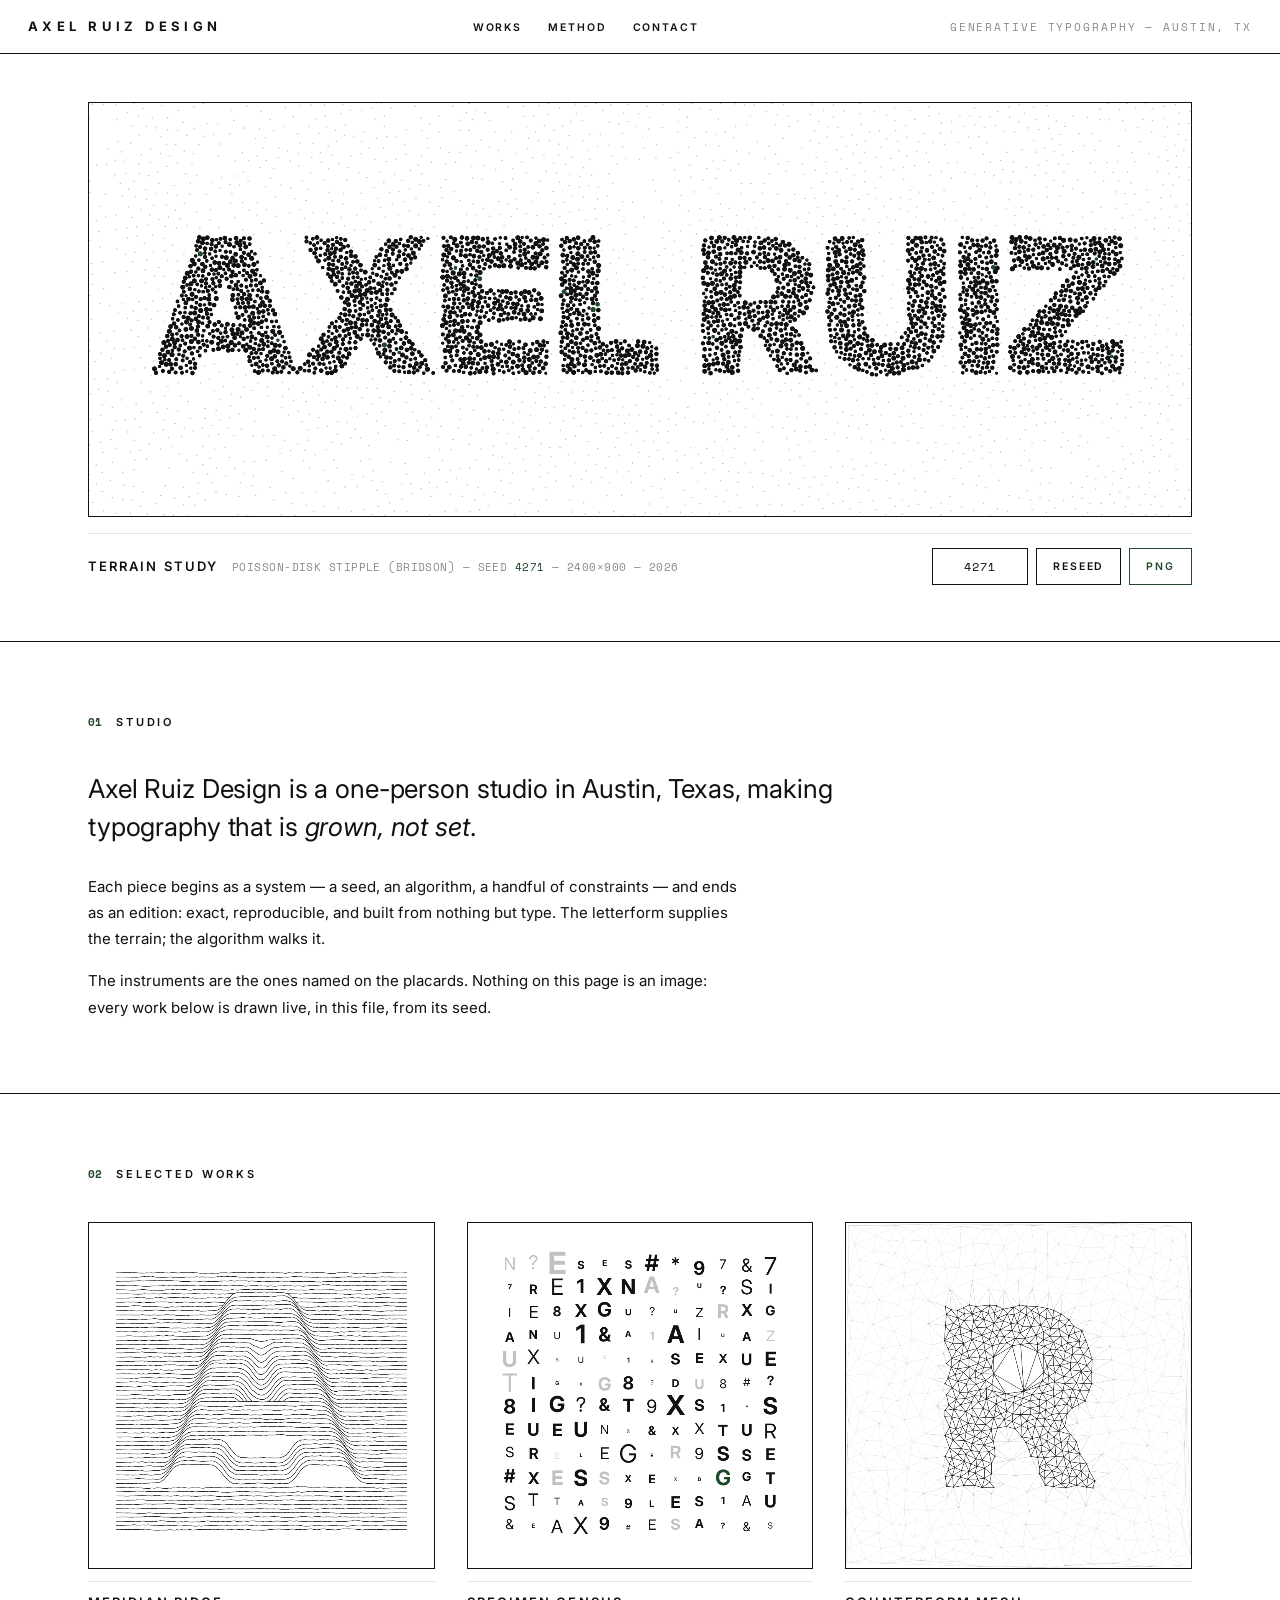
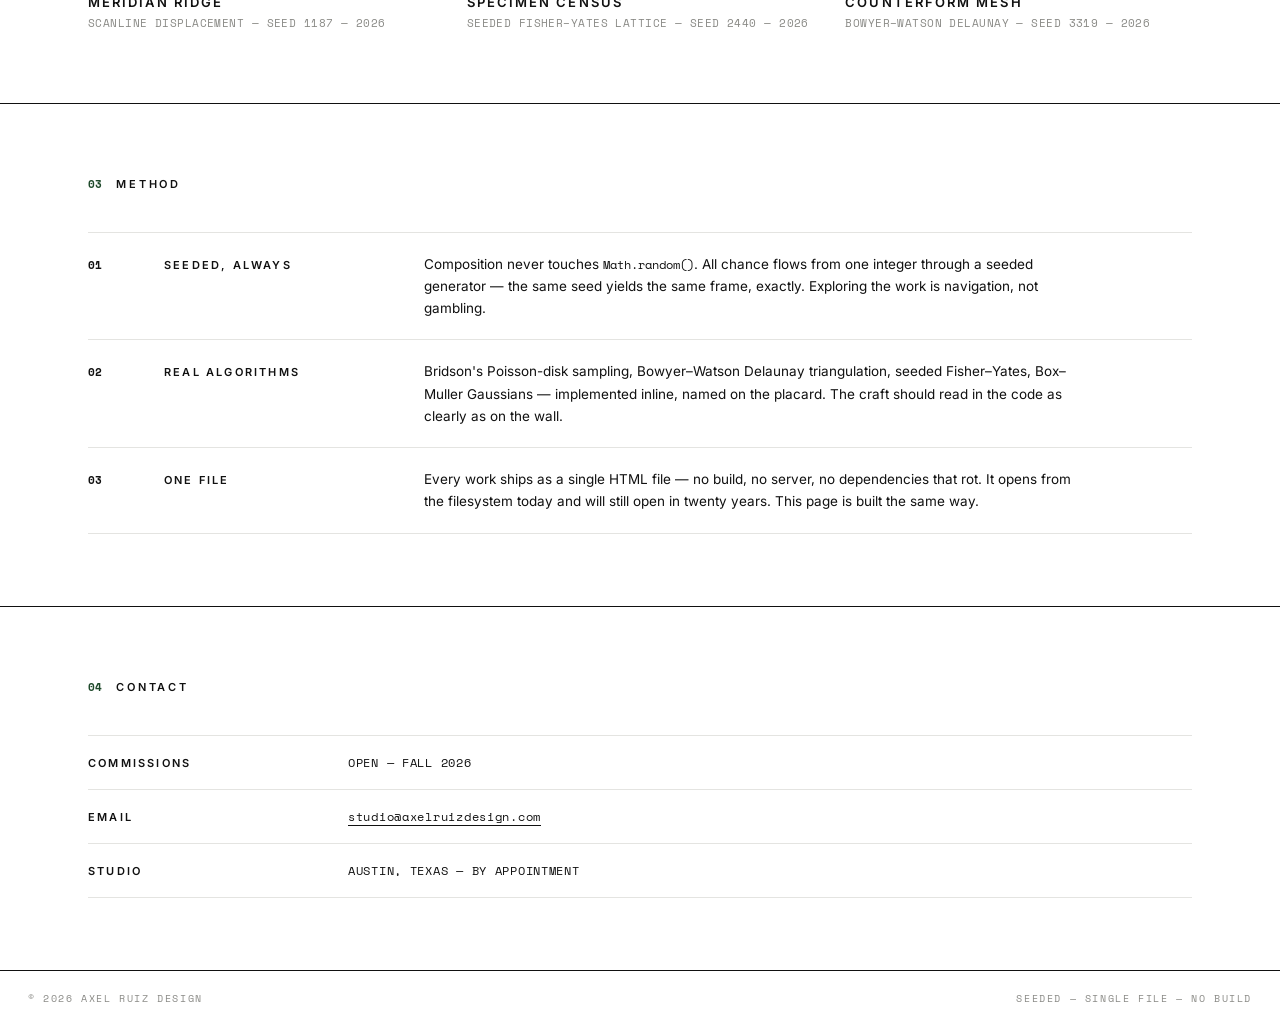
<file: examples/axel-ruiz-design.html>
<!doctype html>
<!--
    AXEL RUIZ DESIGN — STUDIO LANDING
    One page, one file. Austin, Texas. 2026.

    The interface is the gallery, the canvas is the art: chrome recedes into
    typography and hairline rules so the generated work holds the room. The page
    is divided into rooms by strong 1px rules; each room carries an index and an
    engraved title; every work hangs above a museum placard naming its seed,
    its algorithm, and its year.

    Four seeded typographic systems hang here, all implemented inline:

      TERRAIN STUDY      Poisson-disk stipple (Bridson) whose local radius is
                         driven by glyph luminance — the letterform supplies
                         the terrain, blue-noise sampling walks it. Live:
                         the seed is editable, the edition downloadable.
      MERIDIAN RIDGE     Scanline displacement — 62 horizontal meridians are
                         lifted where they cross the ink of a glyph, with
                         paper-fill occlusion and a seeded jitter walk.
      SPECIMEN CENSUS    A 12×12 lattice of glyphs sized by seeded Gaussians
                         and shuffled by seeded Fisher–Yates. One glyph in the
                         census takes the accent — the lone bird in the canopy.
      COUNTERFORM MESH   Bowyer–Watson Delaunay triangulation over a
                         density-weighted Poisson-disk sample; edges darken
                         where both endpoints land inside the glyph.

    Reproducibility contract: composition never touches Math.random(). All
    chance flows from mulberry32(seed) — the same seed yields the same frame,
    exactly. Palette is ink, paper, two greys, and one forest-green accent
    held in reserve. No border-radius, no box-shadow, no gradient as
    decoration. Opens from the filesystem; no build, no server.
-->
<html lang="en">
<head>
<meta charset="utf-8">
<meta name="viewport" content="width=device-width, initial-scale=1">
<title>Axel Ruiz Design — Generative Typography — Austin, TX</title>
<meta name="description" content="Axel Ruiz Design is a one-person studio in Austin, Texas, making generative typographic work: seeded systems, real algorithms, single-file delivery.">
<link rel="preconnect" href="https://fonts.googleapis.com">
<link rel="preconnect" href="https://fonts.gstatic.com" crossorigin>
<link href="https://fonts.googleapis.com/css2?family=Inter:wght@400;600;700&family=Space+Mono:wght@400;700&display=swap" rel="stylesheet">
<style>
    :root {
        --ink: #111111;
        --paper: #ffffff;
        --line: #e4e4e1;
        --line-strong: #111111;
        --mute: #8a8a86;
        --accent: #1f4a2b;
        --accent-bright: #2d6b3f;
        --grotesque: 'Helvetica Neue', 'Inter', Arial, sans-serif;
        --mono: 'Space Mono', 'Courier New', monospace;
    }

    * { margin: 0; padding: 0; box-sizing: border-box; }
    html { scroll-behavior: smooth; }
    body {
        font-family: var(--grotesque);
        background: var(--paper);
        color: var(--ink);
        -webkit-font-smoothing: antialiased;
        text-rendering: optimizeLegibility;
    }

    /* ---- Topbar ---- */
    .topbar {
        display: flex; align-items: baseline; justify-content: space-between;
        gap: 24px;
        padding: 18px 28px;
        border-bottom: 1px solid var(--line-strong);
    }
    .brand { font-size: 13px; font-weight: 700; letter-spacing: 0.34em; text-transform: uppercase; white-space: nowrap; }
    .nav { display: flex; gap: 26px; }
    .nav a {
        font-size: 10.5px; font-weight: 600; letter-spacing: 0.18em; text-transform: uppercase;
        color: var(--ink); text-decoration: none;
        border-bottom: 1px solid transparent;
        transition: border-color 0.14s, color 0.14s;
    }
    .nav a:hover { border-color: var(--ink); }
    .topbar .meta {
        font-family: var(--mono); font-size: 10.5px; letter-spacing: 0.18em;
        text-transform: uppercase; color: var(--mute); white-space: nowrap;
    }
    @media (max-width: 880px) { .topbar .meta { display: none; } }
    @media (max-width: 560px) { .nav { display: none; } }

    /* ---- Rooms ---- */
    .wrap { max-width: 1160px; margin: 0 auto; padding: 0 28px; }
    .room { padding: 72px 0; }
    .room + .room, footer { border-top: 1px solid var(--line-strong); }
    .room-head { display: flex; align-items: baseline; gap: 14px; margin-bottom: 40px; }
    .room-head .idx { font-family: var(--mono); font-size: 11px; font-weight: 700; color: var(--accent); }
    .room-head h2 { font-size: 11px; font-weight: 600; letter-spacing: 0.26em; text-transform: uppercase; }

    /* ---- Hero ---- */
    .hero { padding: 48px 0 56px; }
    .frame { border: 1px solid var(--line-strong); background: var(--paper); line-height: 0; }
    .frame canvas { display: block; width: 100%; height: auto; }

    .placard {
        border-top: 1px solid var(--line);
        margin-top: 16px; padding-top: 14px;
        display: flex; align-items: baseline; gap: 14px; flex-wrap: wrap;
    }
    .placard-title { font-size: 13px; font-weight: 600; letter-spacing: 0.16em; text-transform: uppercase; white-space: nowrap; }
    .placard-line { font-family: var(--mono); font-size: 11px; letter-spacing: 0.04em; color: var(--mute); }
    .placard-line .accent { color: var(--accent); }

    .hero-controls { margin-left: auto; display: flex; gap: 8px; align-items: stretch; }
    @media (max-width: 720px) { .hero-controls { margin-left: 0; width: 100%; } }

    .seed-input {
        width: 96px; background: var(--paper); border: 1px solid var(--line-strong);
        padding: 9px 8px; font-family: var(--mono); font-size: 12px; letter-spacing: 0.1em;
        text-align: center; color: var(--ink);
    }
    .seed-input:focus { outline: none; border-color: var(--accent); }

    .btn {
        display: inline-block;
        background: var(--paper); color: var(--ink); border: 1px solid var(--ink);
        padding: 9px 16px;
        font-family: var(--grotesque); font-size: 10.5px; font-weight: 600;
        letter-spacing: 0.18em; text-transform: uppercase; cursor: pointer;
        transition: background 0.14s, color 0.14s, border-color 0.14s;
    }
    .btn:hover { background: var(--ink); color: var(--paper); }
    .btn.accent { border-color: var(--accent); color: var(--accent); }
    .btn.accent:hover { background: var(--accent); color: var(--paper); }

    /* ---- Studio statement ---- */
    .lead {
        font-size: 26px; font-weight: 400; line-height: 1.45;
        max-width: 30em; margin-bottom: 28px; letter-spacing: -0.005em;
    }
    .lead em { font-style: italic; }
    .body-copy {
        font-size: 15px; line-height: 1.75; color: var(--ink);
        max-width: 44em; margin-bottom: 16px;
    }
    .body-copy:last-child { margin-bottom: 0; }

    /* ---- Works ---- */
    .works-grid {
        display: grid; grid-template-columns: repeat(3, 1fr); gap: 32px;
    }
    @media (max-width: 900px) { .works-grid { grid-template-columns: 1fr; } }
    .work { display: block; }
    .work .placard { margin-top: 12px; padding-top: 12px; display: block; }
    .work .placard-title { display: block; margin-bottom: 5px; }
    .work .placard-line { display: block; }

    /* ---- Method ---- */
    .method-row {
        display: grid; grid-template-columns: 56px 240px 1fr; gap: 20px;
        padding: 20px 0; border-top: 1px solid var(--line);
        align-items: baseline;
    }
    .method-row:last-child { border-bottom: 1px solid var(--line); }
    .method-num { font-family: var(--mono); font-size: 11px; color: var(--ink); font-weight: 700; }
    .method-name { font-size: 11px; font-weight: 600; letter-spacing: 0.2em; text-transform: uppercase; }
    .method-desc { font-size: 13.5px; line-height: 1.65; color: var(--ink); max-width: 48em; }
    .method-desc code { font-family: var(--mono); font-size: 12px; }
    @media (max-width: 720px) {
        .method-row { grid-template-columns: 40px 1fr; }
        .method-desc { grid-column: 2; }
    }

    /* ---- Contact ---- */
    .contact-row {
        display: grid; grid-template-columns: 240px 1fr; gap: 20px;
        padding: 18px 0; border-top: 1px solid var(--line);
        align-items: baseline;
    }
    .contact-row:last-child { border-bottom: 1px solid var(--line); }
    .contact-label { font-size: 11px; font-weight: 600; letter-spacing: 0.2em; text-transform: uppercase; }
    .contact-val { font-family: var(--mono); font-size: 12px; letter-spacing: 0.06em; color: var(--ink); }
    .contact-val a {
        color: var(--ink); text-decoration: none;
        border-bottom: 1px solid var(--ink);
        transition: color 0.14s, border-color 0.14s;
    }
    .contact-val a:hover { color: var(--accent-bright); border-color: var(--accent-bright); }
    @media (max-width: 720px) { .contact-row { grid-template-columns: 1fr; gap: 6px; } }

    /* ---- Footer ---- */
    footer {
        display: flex; justify-content: space-between; align-items: baseline; gap: 16px;
        padding: 20px 28px; flex-wrap: wrap;
    }
    footer .f {
        font-family: var(--mono); font-size: 10px; letter-spacing: 0.16em;
        text-transform: uppercase; color: var(--mute);
    }
</style>
</head>
<body>

<header class="topbar">
    <div class="brand">Axel Ruiz Design</div>
    <nav class="nav">
        <a href="#works">Works</a>
        <a href="#method">Method</a>
        <a href="#contact">Contact</a>
    </nav>
    <div class="meta">Generative Typography — Austin, TX</div>
</header>

<noscript><div style="font-family: 'Space Mono', monospace; font-size: 11px; letter-spacing: 0.16em; text-transform: uppercase; color: #8a8a86; padding: 20px 28px;">JavaScript is off — the works on this page are drawn live from a seed and cannot hang without it.</div></noscript>

<!-- ROOM 0 — THE LIVE SYSTEM -->
<section class="room hero">
    <div class="wrap">
        <div class="frame"><canvas id="hero-canvas" width="2400" height="900" aria-label="Terrain Study — the studio wordmark rendered as a Poisson-disk stipple field"></canvas></div>
        <div class="placard">
            <div>
                <span class="placard-title">Terrain Study</span>
            </div>
            <div class="placard-line">POISSON-DISK STIPPLE (BRIDSON) — SEED <span class="accent" id="seed-echo">4271</span> — 2400×900 — 2026</div>
            <div class="hero-controls">
                <input class="seed-input" id="seed-input" value="4271" inputmode="numeric" aria-label="Seed">
                <button class="btn" id="btn-reseed" type="button">Reseed</button>
                <button class="btn accent" id="btn-png" type="button">PNG</button>
            </div>
        </div>
    </div>
</section>

<!-- ROOM 01 — STUDIO -->
<section class="room" id="studio">
    <div class="wrap">
        <div class="room-head"><span class="idx">01</span><h2>Studio</h2></div>
        <p class="lead">Axel Ruiz Design is a one-person studio in Austin, Texas, making typography that is <em>grown, not set</em>.</p>
        <p class="body-copy">Each piece begins as a system — a seed, an algorithm, a handful of constraints — and ends as an edition: exact, reproducible, and built from nothing but type. The letterform supplies the terrain; the algorithm walks it.</p>
        <p class="body-copy">The instruments are the ones named on the placards. Nothing on this page is an image: every work below is drawn live, in this file, from its seed.</p>
    </div>
</section>

<!-- ROOM 02 — SELECTED WORKS -->
<section class="room" id="works">
    <div class="wrap">
        <div class="room-head"><span class="idx">02</span><h2>Selected Works</h2></div>
        <div class="works-grid">
            <figure class="work">
                <div class="frame"><canvas id="work-meridian" width="900" height="900" aria-label="Meridian Ridge — horizontal scanlines displaced by the ink of a glyph"></canvas></div>
                <figcaption class="placard">
                    <span class="placard-title">Meridian Ridge</span>
                    <span class="placard-line">SCANLINE DISPLACEMENT — SEED 1187 — 2026</span>
                </figcaption>
            </figure>
            <figure class="work">
                <div class="frame"><canvas id="work-census" width="900" height="900" aria-label="Specimen Census — a shuffled lattice of glyphs at seeded sizes"></canvas></div>
                <figcaption class="placard">
                    <span class="placard-title">Specimen Census</span>
                    <span class="placard-line">SEEDED FISHER–YATES LATTICE — SEED 2440 — 2026</span>
                </figcaption>
            </figure>
            <figure class="work">
                <div class="frame"><canvas id="work-mesh" width="900" height="900" aria-label="Counterform Mesh — a Delaunay triangulation condensing around a glyph"></canvas></div>
                <figcaption class="placard">
                    <span class="placard-title">Counterform Mesh</span>
                    <span class="placard-line">BOWYER–WATSON DELAUNAY — SEED 3319 — 2026</span>
                </figcaption>
            </figure>
        </div>
    </div>
</section>

<!-- ROOM 03 — METHOD -->
<section class="room" id="method">
    <div class="wrap">
        <div class="room-head"><span class="idx">03</span><h2>Method</h2></div>
        <div class="method-row">
            <div class="method-num">01</div>
            <div class="method-name">Seeded, Always</div>
            <div class="method-desc">Composition never touches <code>Math.random()</code>. All chance flows from one integer through a seeded generator — the same seed yields the same frame, exactly. Exploring the work is navigation, not gambling.</div>
        </div>
        <div class="method-row">
            <div class="method-num">02</div>
            <div class="method-name">Real Algorithms</div>
            <div class="method-desc">Bridson's Poisson-disk sampling, Bowyer–Watson Delaunay triangulation, seeded Fisher–Yates, Box–Muller Gaussians — implemented inline, named on the placard. The craft should read in the code as clearly as on the wall.</div>
        </div>
        <div class="method-row">
            <div class="method-num">03</div>
            <div class="method-name">One File</div>
            <div class="method-desc">Every work ships as a single HTML file — no build, no server, no dependencies that rot. It opens from the filesystem today and will still open in twenty years. This page is built the same way.</div>
        </div>
    </div>
</section>

<!-- ROOM 04 — CONTACT -->
<section class="room" id="contact">
    <div class="wrap">
        <div class="room-head"><span class="idx">04</span><h2>Contact</h2></div>
        <div class="contact-row">
            <div class="contact-label">Commissions</div>
            <div class="contact-val">OPEN — FALL 2026</div>
        </div>
        <div class="contact-row">
            <div class="contact-label">Email</div>
            <div class="contact-val"><a href="mailto:studio@axelruizdesign.com">studio@axelruizdesign.com</a></div>
        </div>
        <div class="contact-row">
            <div class="contact-label">Studio</div>
            <div class="contact-val">AUSTIN, TEXAS — BY APPOINTMENT</div>
        </div>
    </div>
</section>

<footer>
    <div class="f">© 2026 Axel Ruiz Design</div>
    <div class="f">Seeded — Single File — No Build</div>
</footer>

<script>
/* ================================================================
   GENERATIVE KIT — seeded PRNG, Poisson-disk (Bridson), helpers.
   Contract: composition code never calls Math.random().
   ================================================================ */

function mulberry32(seed) {
    let a = seed >>> 0;
    return function () {
        a |= 0; a = (a + 0x6D2B79F5) | 0;
        let t = Math.imul(a ^ (a >>> 15), 1 | a);
        t = (t + Math.imul(t ^ (t >>> 7), 61 | t)) ^ t;
        return ((t ^ (t >>> 14)) >>> 0) / 4294967296;
    };
}

const rng = {
    range: (r, lo, hi) => lo + r() * (hi - lo),
    int:   (r, lo, hi) => Math.floor(lo + r() * (hi - lo + 1)),
    pick:  (r, arr) => arr[Math.floor(r() * arr.length)],
    shuffle: (r, arr) => {
        for (let i = arr.length - 1; i > 0; i--) {
            const j = Math.floor(r() * (i + 1));
            [arr[i], arr[j]] = [arr[j], arr[i]];
        }
        return arr;
    },
    gaussian: (r, mean = 0, sd = 1) => {
        let u = 0, v = 0;
        while (u === 0) u = r();
        while (v === 0) v = r();
        return mean + sd * Math.sqrt(-2 * Math.log(u)) * Math.cos(2 * Math.PI * v);
    },
};

/* Poisson-disk sampling — Bridson's algorithm. Blue-noise spacing; optional
   densityFn(x,y) in [0,1] locally scales minDist (1 = sparsest). The grid
   cell is sized to the SMALLEST possible local distance so it always holds
   at most one point — sizing it to minDist lets dense-region points silently
   overwrite one another and the sampler densifies without bound. */
function poissonDisk(r, w, h, minDist, k = 30, densityFn = null) {
    const dMin = densityFn ? minDist * 0.35 : minDist;
    const cell = dMin / Math.SQRT2;
    const gw = Math.ceil(w / cell), gh = Math.ceil(h / cell);
    const grid = new Array(gw * gh).fill(-1);
    const pts = [], active = [];

    const localDist = (x, y) => densityFn
        ? minDist * (0.35 + 0.65 * densityFn(x, y))
        : minDist;

    const fits = (x, y) => {
        if (x < 0 || y < 0 || x >= w || y >= h) return false;
        const d = localDist(x, y);
        const gx = Math.floor(x / cell), gy = Math.floor(y / cell);
        const reach = Math.ceil(d / cell) + 1;
        for (let j = Math.max(0, gy - reach); j <= Math.min(gh - 1, gy + reach); j++) {
            for (let i = Math.max(0, gx - reach); i <= Math.min(gw - 1, gx + reach); i++) {
                const idx = grid[j * gw + i];
                if (idx !== -1) {
                    const p = pts[idx];
                    if ((p.x - x) ** 2 + (p.y - y) ** 2 < d * d) return false;
                }
            }
        }
        return true;
    };

    const add = (x, y) => {
        const p = { x, y };
        pts.push(p);
        active.push(pts.length - 1);
        grid[Math.floor(y / cell) * gw + Math.floor(x / cell)] = pts.length - 1;
    };

    add(rng.range(r, 0, w), rng.range(r, 0, h));

    while (active.length) {
        const ai = Math.floor(r() * active.length);
        const p = pts[active[ai]];
        let placed = false;
        for (let n = 0; n < k; n++) {
            const d = localDist(p.x, p.y);
            const ang = r() * Math.PI * 2;
            const rad = d * (1 + r());
            const x = p.x + Math.cos(ang) * rad, y = p.y + Math.sin(ang) * rad;
            if (fits(x, y)) { add(x, y); placed = true; break; }
        }
        if (!placed) active.splice(ai, 1);
    }
    return pts;
}

function exportName(title, seed) {
    const slug = title.toLowerCase().replace(/[^a-z0-9]+/g, '-').replace(/^-|-$/g, '');
    return `${slug}_seed-${seed}.png`;
}

/* ================================================================
   SHARED — glyph luminance masks, palette, small utilities.
   ================================================================ */

const INK = '#111111';
const PAPER = '#ffffff';
const ACCENT = '#1f4a2b';
const TAU = Math.PI * 2;
const DISPLAY = '"Helvetica Neue", "Inter", Arial, sans-serif';

/* Rasterize a drawing into an offscreen canvas; expose alpha as a 0..1 field. */
function inkMask(w, h, draw) {
    const oc = document.createElement('canvas');
    oc.width = w; oc.height = h;
    const c = oc.getContext('2d', { willReadFrequently: true });
    c.fillStyle = '#000';
    draw(c);
    const d = c.getImageData(0, 0, w, h).data;
    return {
        at(x, y) {
            x |= 0; y |= 0;
            if (x < 0 || y < 0 || x >= w || y >= h) return 0;
            return d[(y * w + x) * 4 + 3] / 255;
        }
    };
}

/* Box-blur a 1-D array (used to soften scanline displacement). */
function smooth1d(arr, radius) {
    const out = new Array(arr.length);
    for (let i = 0; i < arr.length; i++) {
        let s = 0, n = 0;
        for (let j = Math.max(0, i - radius); j <= Math.min(arr.length - 1, i + radius); j++) { s += arr[j]; n++; }
        out[i] = s / n;
    }
    return out;
}

/* ================================================================
   HERO — TERRAIN STUDY
   Poisson-disk stipple (Bridson); glyph luminance drives local radius.
   Drawn in a 1600×600 design space scaled 1.5× for a 2400×900 edition.
   ================================================================ */

const heroCanvas = document.getElementById('hero-canvas');
const seedInput = document.getElementById('seed-input');
const seedEcho = document.getElementById('seed-echo');
let heroSeed = 4271;

function renderHero() {
    const W = 1600, H = 600, SCALE = 1.5;
    const ctx = heroCanvas.getContext('2d');
    const r = mulberry32(heroSeed);

    const mask = inkMask(W, H, c => {
        let size = 320;
        const set = s => { c.font = `900 ${s}px ${DISPLAY}`; };
        set(size);
        while (c.measureText('AXEL RUIZ').width > W - 180 && size > 60) { size -= 6; set(size); }
        c.textAlign = 'center'; c.textBaseline = 'middle';
        c.fillText('AXEL RUIZ', W / 2, H / 2 + size * 0.04);
    });

    ctx.setTransform(SCALE, 0, 0, SCALE, 0, 0);
    ctx.fillStyle = PAPER;
    ctx.fillRect(0, 0, W, H);

    const pts = poissonDisk(r, W, H, 13.5, 30, (x, y) => 1 - 0.87 * mask.at(x, y));

    for (const p of pts) {
        const ink = mask.at(p.x, p.y);
        if (ink > 0.5) {
            /* the lone birds: a scarce few glyph dots take the accent */
            ctx.fillStyle = r() < 0.006 ? ACCENT : INK;
            const rad = 1.4 + 1.4 * r() + 1.0 * ink;
            ctx.beginPath(); ctx.arc(p.x, p.y, rad, 0, TAU); ctx.fill();
        } else if (r() < 0.8) {
            ctx.fillStyle = 'rgba(17,17,17,0.26)';
            ctx.beginPath(); ctx.arc(p.x, p.y, 1.0, 0, TAU); ctx.fill();
        }
    }

    seedEcho.textContent = String(heroSeed);
    seedInput.value = String(heroSeed);
}

function applySeedFromInput() {
    const v = parseInt(seedInput.value, 10);
    if (Number.isFinite(v) && v >= 1 && v <= 99999) {
        heroSeed = v;
        renderHero();
    } else {
        seedInput.value = String(heroSeed);
    }
}

seedInput.addEventListener('change', applySeedFromInput);
seedInput.addEventListener('keydown', e => { if (e.key === 'Enter') { applySeedFromInput(); seedInput.blur(); } });

/* Reseed is navigation, not gambling: a deterministic walk through seed-space. */
document.getElementById('btn-reseed').addEventListener('click', () => {
    heroSeed = 1 + Math.floor(mulberry32((heroSeed ^ 0x9E3779B9) >>> 0)() * 99998);
    renderHero();
});

document.getElementById('btn-png').addEventListener('click', () => {
    const a = document.createElement('a');
    a.download = exportName('terrain study', heroSeed);
    a.href = heroCanvas.toDataURL('image/png');
    a.click();
});

/* ================================================================
   WORK I — MERIDIAN RIDGE (seed 1187)
   Horizontal meridians lifted by glyph ink; paper-fill occlusion.
   ================================================================ */

function renderMeridian(canvas, seed) {
    const S = 900;
    const ctx = canvas.getContext('2d');
    const r = mulberry32(seed);

    const mask = inkMask(S, S, c => {
        c.font = `900 640px ${DISPLAY}`;
        c.textAlign = 'center'; c.textBaseline = 'middle';
        c.fillText('A', S / 2, S / 2 + 42);
    });

    ctx.setTransform(1, 0, 0, 1, 0, 0);
    ctx.fillStyle = PAPER;
    ctx.fillRect(0, 0, S, S);

    const LINES = 62, Y0 = 130, Y1 = 800, X0 = 70, X1 = 830, STEP = 3, AMP = 48;

    for (let i = 0; i < LINES; i++) {
        const yb = Y0 + (Y1 - Y0) * i / (LINES - 1);

        const xs = [], raw = [];
        for (let x = X0; x <= X1; x += STEP) { xs.push(x); raw.push(mask.at(x, yb)); }
        const sm = smooth1d(smooth1d(raw, 5), 5);

        /* seeded jitter walk gives the line a hand */
        let v = 0;
        const pts = [];
        for (let j = 0; j < xs.length; j++) {
            v += (r() - 0.5) * 1.5; v *= 0.9;
            const edge = Math.min(1, (xs[j] - X0) / 60, (X1 - xs[j]) / 60);
            pts.push([xs[j], yb - AMP * sm[j] * edge + v * edge]);
        }

        /* occlusion: fill paper beneath the curve, then stroke it */
        ctx.beginPath();
        ctx.moveTo(pts[0][0], pts[0][1]);
        for (const p of pts) ctx.lineTo(p[0], p[1]);
        ctx.lineTo(X1, S); ctx.lineTo(X0, S); ctx.closePath();
        ctx.fillStyle = PAPER; ctx.fill();

        ctx.beginPath();
        ctx.moveTo(pts[0][0], pts[0][1]);
        for (const p of pts) ctx.lineTo(p[0], p[1]);
        ctx.strokeStyle = INK; ctx.lineWidth = 1.4; ctx.stroke();
    }
}

/* ================================================================
   WORK II — SPECIMEN CENSUS (seed 2440)
   12×12 lattice; seeded Gaussian sizes; one accent glyph.
   ================================================================ */

function renderCensus(canvas, seed) {
    const S = 900;
    const ctx = canvas.getContext('2d');
    const r = mulberry32(seed);

    ctx.setTransform(1, 0, 0, 1, 0, 0);
    ctx.fillStyle = PAPER;
    ctx.fillRect(0, 0, S, S);

    const POOL = 'AXELRUIZDESGNAUSTX1978&?#*'.split('');
    const N = 12, M = 78;
    const cw = (S - 2 * M) / N;
    const accentCell = rng.int(r, 0, N * N - 1);

    ctx.textAlign = 'center';
    ctx.textBaseline = 'middle';

    let idx = 0;
    for (let gy = 0; gy < N; gy++) {
        for (let gx = 0; gx < N; gx++, idx++) {
            const ch = rng.pick(r, POOL);
            const size = Math.max(13, Math.min(80, rng.gaussian(r, 36, 16)));
            const wgt = r() < 0.3 ? 400 : 700;
            const jy = rng.gaussian(r, 0, 3);
            ctx.fillStyle = idx === accentCell ? ACCENT
                : (r() < 0.16 ? 'rgba(17,17,17,0.26)' : INK);
            ctx.font = `${wgt} ${size.toFixed(1)}px ${DISPLAY}`;
            ctx.fillText(ch, M + cw * (gx + 0.5), M + cw * (gy + 0.5) + jy);
        }
    }
}

/* ================================================================
   WORK III — COUNTERFORM MESH (seed 3319)
   Bowyer–Watson Delaunay over a density-weighted Poisson sample.
   ================================================================ */

function circumcircle(a, b, c) {
    const d = 2 * (a.x * (b.y - c.y) + b.x * (c.y - a.y) + c.x * (a.y - b.y));
    if (Math.abs(d) < 1e-9) return { x: 0, y: 0, r2: -1 };  /* degenerate: never contains */
    const a2 = a.x * a.x + a.y * a.y, b2 = b.x * b.x + b.y * b.y, c2 = c.x * c.x + c.y * c.y;
    const ux = (a2 * (b.y - c.y) + b2 * (c.y - a.y) + c2 * (a.y - b.y)) / d;
    const uy = (a2 * (c.x - b.x) + b2 * (a.x - c.x) + c2 * (b.x - a.x)) / d;
    const dx = a.x - ux, dy = a.y - uy;
    return { x: ux, y: uy, r2: dx * dx + dy * dy };
}

/* Bowyer–Watson incremental Delaunay. Returns triangles as index triples. */
function delaunay(pts) {
    const n = pts.length;
    const P = pts.concat([
        { x: -10000, y: -10000 },
        { x:  10900, y: -10000 },
        { x:    450, y:  10900 },
    ]);
    let tris = [[n, n + 1, n + 2]];
    let cc = [circumcircle(P[n], P[n + 1], P[n + 2])];

    for (let i = 0; i < n; i++) {
        const p = P[i];
        const bad = [];
        for (let t = 0; t < tris.length; t++) {
            const c = cc[t];
            const dx = p.x - c.x, dy = p.y - c.y;
            if (c.r2 > 0 && dx * dx + dy * dy < c.r2) bad.push(t);
        }

        /* boundary polygon: edges of bad triangles not shared by two of them */
        const edges = new Map();
        for (const t of bad) {
            const [a, b, c3] = tris[t];
            for (const [u, v] of [[a, b], [b, c3], [c3, a]]) {
                const k = Math.min(u, v) + '_' + Math.max(u, v);
                const e = edges.get(k);
                if (e) e.count++;
                else edges.set(k, { u, v, count: 1 });
            }
        }

        for (let j = bad.length - 1; j >= 0; j--) {
            tris.splice(bad[j], 1);
            cc.splice(bad[j], 1);
        }

        for (const { u, v, count } of edges.values()) {
            if (count === 1) {
                tris.push([u, v, i]);
                cc.push(circumcircle(P[u], P[v], P[i]));
            }
        }
    }

    return tris.filter(t => t[0] < n && t[1] < n && t[2] < n);
}

function renderMesh(canvas, seed) {
    const S = 900;
    const ctx = canvas.getContext('2d');
    const r = mulberry32(seed);

    const mask = inkMask(S, S, c => {
        c.font = `900 660px ${DISPLAY}`;
        c.textAlign = 'center'; c.textBaseline = 'middle';
        c.fillText('R', S / 2, S / 2 + 44);
    });

    ctx.setTransform(1, 0, 0, 1, 0, 0);
    ctx.fillStyle = PAPER;
    ctx.fillRect(0, 0, S, S);

    const pts = poissonDisk(r, S, S, 34, 30, (x, y) => 1 - 0.8 * mask.at(x, y));
    const tris = delaunay(pts);

    /* dedupe edges, classify by how many endpoints land in the glyph */
    const seen = new Set();
    ctx.lineCap = 'round';
    for (const [a, b, c] of tris) {
        for (const [u, v] of [[a, b], [b, c], [c, a]]) {
            const k = Math.min(u, v) + '_' + Math.max(u, v);
            if (seen.has(k)) continue;
            seen.add(k);
            const p = pts[u], q = pts[v];
            const inP = mask.at(p.x, p.y) > 0.5, inQ = mask.at(q.x, q.y) > 0.5;
            if (inP && inQ) { ctx.strokeStyle = 'rgba(17,17,17,0.92)'; ctx.lineWidth = 1.3; }
            else if (inP || inQ) { ctx.strokeStyle = 'rgba(17,17,17,0.22)'; ctx.lineWidth = 1; }
            else { ctx.strokeStyle = 'rgba(17,17,17,0.10)'; ctx.lineWidth = 1; }
            ctx.beginPath(); ctx.moveTo(p.x, p.y); ctx.lineTo(q.x, q.y); ctx.stroke();
        }
    }

    /* vertices inside the glyph: small ink squares (print is square) */
    ctx.fillStyle = INK;
    for (const p of pts) {
        if (mask.at(p.x, p.y) > 0.5) ctx.fillRect(p.x - 1.4, p.y - 1.4, 2.8, 2.8);
    }
}

/* ================================================================
   HANG THE SHOW
   ================================================================ */

function renderAll() {
    renderHero();
    renderMeridian(document.getElementById('work-meridian'), 1187);
    renderCensus(document.getElementById('work-census'), 2440);
    renderMesh(document.getElementById('work-mesh'), 3319);
}

renderAll();

/* re-hang once webfonts arrive, so glyph masks use the intended faces */
if (document.fonts && document.fonts.ready) {
    document.fonts.ready.then(renderAll);
}
</script>

</body>
</html>
</file>
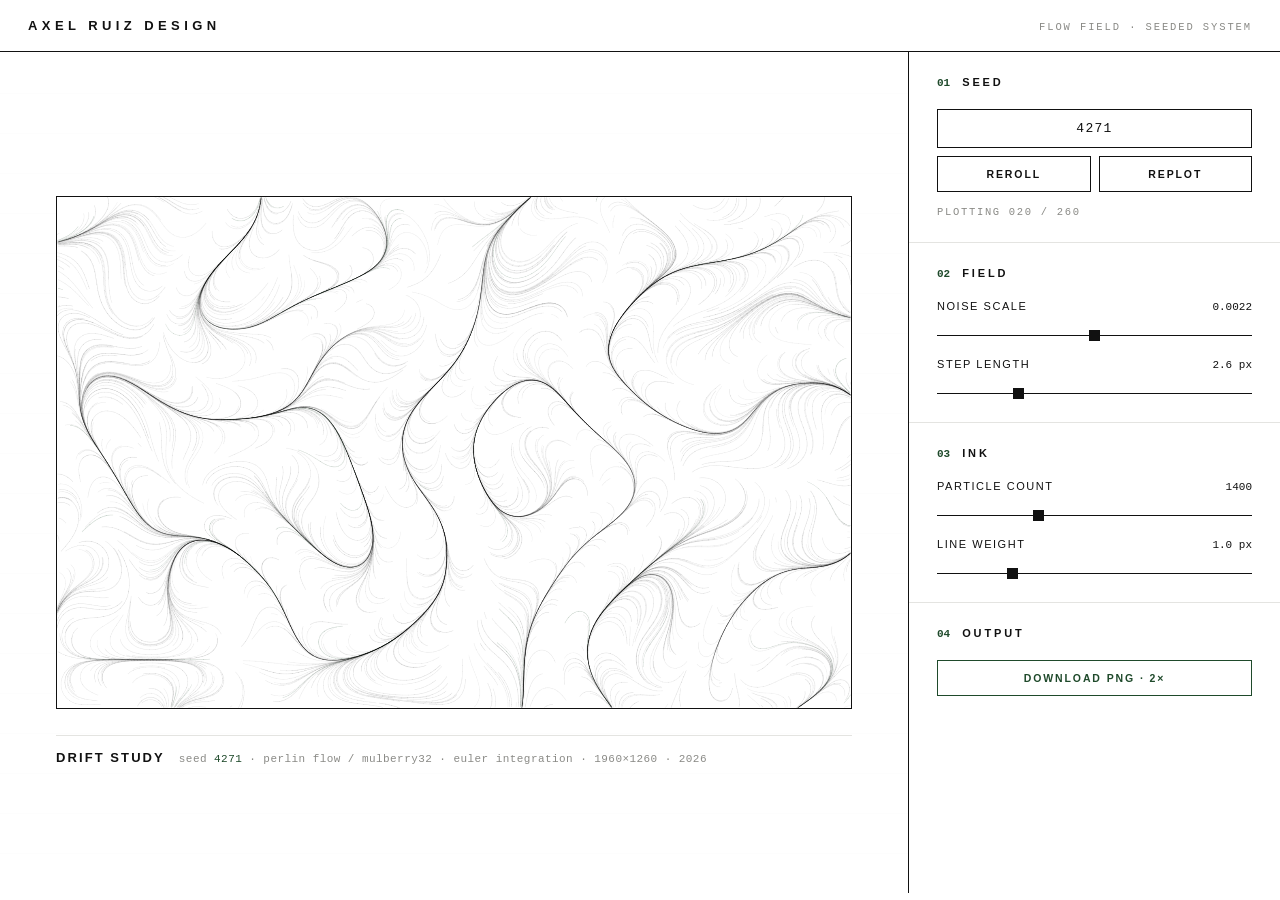
<file: examples/drift-study.html>
<!DOCTYPE html>
<html lang="en">
<head>
<meta charset="utf-8">
<meta name="viewport" content="width=device-width, initial-scale=1">
<title>DRIFT STUDY — seeded flow field</title>
<!--
    DRIFT STUDY
    A seeded flow-field drawing instrument.

    The system: one integer seed feeds a mulberry32 PRNG, which shuffles the
    permutation table of a classic 2D Perlin gradient-noise field and scatters
    a population of particles across the sheet. Each particle then walks by
    Euler integration — at every step it samples the field, turns to the local
    angle, and advances a fixed stride, leaving a near-transparent ink filament
    behind. Hundreds of steps accumulate into sediment: dense laminar channels
    where the field agrees with itself, feathered shear zones where it folds.
    Roughly one particle in sixty carries the piece's single accent — a forest
    thread lost in the ink, the lone bird in the canopy.

    Nothing in the composition touches Math.random(). Same seed, same
    parameters, same frame — exactly. The four exposed parameters are true
    degrees of freedom: noise scale sets the weather of the field, step length
    its viscosity, particle count the density of sediment, line weight the
    gauge of the filament. Export writes a 2x PNG whose filename carries the
    seed, so the artifact can always be reproduced from its own name.

    Algorithms: mulberry32 PRNG · Fisher–Yates seeded shuffle ·
    Perlin gradient noise (Ken Perlin, 2002 fade) · Euler line integration.

    Axel Ruiz Design — studio canon (atelier), 2026.
-->
<style>
    :root {
        --ink: #111111;
        --paper: #ffffff;
        --line: #e4e4e1;
        --line-strong: #111111;
        --mute: #8a8a86;
        --accent: #1f4a2b;
        --grotesque: 'Helvetica Neue', 'Inter', Arial, sans-serif;
        --mono: 'Space Mono', 'Courier New', monospace;
    }

    * { margin: 0; padding: 0; box-sizing: border-box; }
    html, body { height: 100%; }
    body {
        font-family: var(--grotesque);
        background: var(--paper);
        color: var(--ink);
        -webkit-font-smoothing: antialiased;
        text-rendering: optimizeLegibility;
    }

    /* ---- Topbar ---- */
    .topbar {
        display: flex; align-items: baseline; justify-content: space-between;
        padding: 18px 28px;
        border-bottom: 1px solid var(--line-strong);
    }
    .topbar .brand { font-size: 13px; font-weight: 700; letter-spacing: 0.34em; text-transform: uppercase; }
    .topbar .meta  { font-family: var(--mono); font-size: 10.5px; letter-spacing: 0.18em; text-transform: uppercase; color: var(--mute); }

    /* ---- Layout ---- */
    .layout { display: flex; align-items: stretch; min-height: calc(100vh - 59px); }
    .stage {
        flex: 1; min-width: 0;
        display: flex; flex-direction: column; align-items: center; justify-content: center;
        padding: 56px 56px 40px; gap: 26px;
        background:
            repeating-linear-gradient(0deg, transparent, transparent 39px, rgba(17,17,17,0.015) 40px),
            var(--paper);
    }
    #canvas-container {
        width: 100%; max-width: 980px;
        border: 1px solid var(--line-strong);
        background: #fff; line-height: 0;
    }
    #canvas-container canvas { display: block; width: 100%; height: auto; }

    .panel {
        width: 372px; flex-shrink: 0;
        border-left: 1px solid var(--line-strong);
        overflow-y: auto; max-height: calc(100vh - 59px);
        background: var(--paper);
    }
    .section { padding: 24px 28px; border-bottom: 1px solid var(--line); }
    .section:last-child { border-bottom: none; }
    .section-head { display: flex; align-items: baseline; gap: 12px; margin-bottom: 20px; }
    .section-head .idx   { font-family: var(--mono); font-size: 11px; color: var(--accent); font-weight: 700; }
    .section-head .title { font-size: 11px; font-weight: 600; letter-spacing: 0.26em; text-transform: uppercase; }

    /* ---- Placard ---- */
    .placard {
        width: 100%; max-width: 980px;
        border-top: 1px solid var(--line); padding-top: 14px;
        display: flex; align-items: baseline; gap: 14px; flex-wrap: wrap;
    }
    .placard-title { font-size: 13px; font-weight: 600; letter-spacing: 0.16em; text-transform: uppercase; }
    .placard-line  { font-family: var(--mono); font-size: 11px; letter-spacing: 0.04em; color: var(--mute); }
    .placard-line .accent { color: var(--accent); }

    /* ---- Fields ---- */
    .field { margin-bottom: 18px; }
    .field:last-child { margin-bottom: 0; }
    .field-label { display: flex; align-items: baseline; justify-content: space-between; margin-bottom: 9px; }
    .field-label .name { font-size: 11px; letter-spacing: 0.14em; text-transform: uppercase; color: var(--ink); }
    .field-label .val  { font-family: var(--mono); font-size: 11px; color: var(--ink); }

    input[type="range"] {
        -webkit-appearance: none; appearance: none;
        width: 100%; height: 1px; background: var(--line-strong); outline: none; cursor: pointer;
    }
    input[type="range"]::-webkit-slider-thumb {
        -webkit-appearance: none; width: 11px; height: 11px;
        background: var(--ink); border-radius: 0; cursor: pointer;
        transition: background 0.12s;
    }
    input[type="range"]::-webkit-slider-thumb:hover { background: var(--accent); }
    input[type="range"]::-moz-range-thumb {
        width: 11px; height: 11px; background: var(--ink);
        border: none; border-radius: 0; cursor: pointer;
    }
    input[type="range"]::-moz-range-thumb:hover { background: var(--accent); }

    .btn {
        display: inline-block; width: 100%;
        background: var(--paper); color: var(--ink); border: 1px solid var(--ink);
        padding: 11px 12px;
        font-family: var(--grotesque); font-size: 10.5px; font-weight: 600;
        letter-spacing: 0.18em; text-transform: uppercase; cursor: pointer;
        transition: background 0.14s, color 0.14s, border-color 0.14s;
    }
    .btn:hover { background: var(--ink); color: var(--paper); }
    .btn.accent { border-color: var(--accent); color: var(--accent); }
    .btn.accent:hover { background: var(--accent); color: var(--paper); border-color: var(--accent); }
    .btn-row { display: grid; grid-template-columns: 1fr 1fr; gap: 8px; }
    .stack > * { margin-bottom: 8px; }
    .stack > *:last-child { margin-bottom: 0; }

    .seed-input {
        width: 100%; background: var(--paper); border: 1px solid var(--line-strong);
        padding: 11px; font-family: var(--mono); font-size: 13px; letter-spacing: 0.1em;
        text-align: center; color: var(--ink); margin-bottom: 8px;
    }
    .seed-input:focus { outline: none; border-color: var(--accent); }

    .status {
        font-family: var(--mono); font-size: 10.5px; letter-spacing: 0.16em;
        text-transform: uppercase; color: var(--mute); margin-top: 14px;
    }

    @media (max-width: 1100px) {
        .layout { flex-direction: column; }
        .stage { padding: 32px 24px 24px; }
        .panel {
            width: 100%; max-height: none;
            border-left: none; border-top: 1px solid var(--line-strong);
        }
    }
</style>
</head>
<body>

<header class="topbar">
    <div class="brand">Axel Ruiz Design</div>
    <div class="meta" id="topMeta">Flow Field &middot; Seeded System</div>
</header>

<div class="layout">

    <main class="stage">
        <div id="canvas-container">
            <canvas id="sheet" width="1960" height="1260"></canvas>
        </div>
        <div class="placard">
            <div class="placard-title">Drift Study</div>
            <div class="placard-line">
                seed <span class="accent" id="placardSeed">4271</span>
                &middot; perlin flow / mulberry32
                &middot; euler integration
                &middot; 1960&times;1260
                &middot; 2026
            </div>
        </div>
    </main>

    <aside class="panel">

        <div class="section">
            <div class="section-head">
                <span class="idx">01</span><span class="title">Seed</span>
            </div>
            <input type="text" class="seed-input" id="seedInput" inputmode="numeric"
                   autocomplete="off" spellcheck="false" value="4271" aria-label="Seed">
            <div class="btn-row">
                <button class="btn" id="rerollBtn" type="button">Reroll</button>
                <button class="btn" id="replotBtn" type="button">Replot</button>
            </div>
            <div class="status" id="status">Plotting 000 / 260</div>
        </div>

        <div class="section">
            <div class="section-head">
                <span class="idx">02</span><span class="title">Field</span>
            </div>
            <div class="field">
                <div class="field-label">
                    <span class="name">Noise Scale</span>
                    <span class="val" id="scaleVal">0.0022</span>
                </div>
                <input type="range" id="scaleCtl" min="0" max="100" step="1" value="50">
            </div>
            <div class="field">
                <div class="field-label">
                    <span class="name">Step Length</span>
                    <span class="val" id="stepVal">2.6 px</span>
                </div>
                <input type="range" id="stepCtl" min="8" max="80" step="1" value="26">
            </div>
        </div>

        <div class="section">
            <div class="section-head">
                <span class="idx">03</span><span class="title">Ink</span>
            </div>
            <div class="field">
                <div class="field-label">
                    <span class="name">Particle Count</span>
                    <span class="val" id="countVal">1400</span>
                </div>
                <input type="range" id="countCtl" min="200" max="4000" step="20" value="1400">
            </div>
            <div class="field">
                <div class="field-label">
                    <span class="name">Line Weight</span>
                    <span class="val" id="weightVal">1.0 px</span>
                </div>
                <input type="range" id="weightCtl" min="4" max="30" step="1" value="10">
            </div>
        </div>

        <div class="section">
            <div class="section-head">
                <span class="idx">04</span><span class="title">Output</span>
            </div>
            <button class="btn accent" id="exportBtn" type="button">Download PNG &middot; 2&times;</button>
        </div>

    </aside>
</div>

<script>
/* ================= ATELIER GENERATIVE KIT (inlined) =================
   Reproducibility contract: composition code never calls Math.random();
   everything flows from one seed. Math.random appears exactly once below,
   in the Reroll handler — choosing a new seed is navigation, not drawing. */

function mulberry32(seed) {
    let a = seed >>> 0;
    return function () {
        a |= 0; a = (a + 0x6D2B79F5) | 0;
        let t = Math.imul(a ^ (a >>> 15), 1 | a);
        t = (t + Math.imul(t ^ (t >>> 7), 61 | t)) ^ t;
        return ((t ^ (t >>> 14)) >>> 0) / 4294967296;
    };
}

const rng = {
    range: (r, lo, hi) => lo + r() * (hi - lo),
    shuffle: (r, arr) => {
        for (let i = arr.length - 1; i > 0; i--) {
            const j = Math.floor(r() * (i + 1));
            [arr[i], arr[j]] = [arr[j], arr[i]];
        }
        return arr;
    },
};

function exportName(title, seed) {
    const slug = title.toLowerCase().replace(/[^a-z0-9]+/g, '-').replace(/^-|-$/g, '');
    return `${slug}_seed-${seed}.png`;
}

/* ================= PERLIN GRADIENT NOISE (seeded) =================
   Classic 2D Perlin: a permutation table shuffled by the piece's PRNG,
   gradients on the integer lattice, quintic fade (6t^5 - 15t^4 + 10t^3),
   bilinear blend. Output roughly in [-1, 1]. */

function makePerlin(r) {
    const perm = new Uint8Array(512);
    const base = Array.from({ length: 256 }, (_, i) => i);
    rng.shuffle(r, base);
    for (let i = 0; i < 512; i++) perm[i] = base[i & 255];

    const fade = t => t * t * t * (t * (t * 6 - 15) + 10);
    const lerp = (a, b, t) => a + t * (b - a);
    const grad = (h, x, y) => {
        switch (h & 7) {
            case 0: return  x + y;
            case 1: return -x + y;
            case 2: return  x - y;
            case 3: return -x - y;
            case 4: return  x;
            case 5: return -x;
            case 6: return  y;
            default: return -y;
        }
    };

    return function (x, y) {
        const X = Math.floor(x) & 255, Y = Math.floor(y) & 255;
        const xf = x - Math.floor(x), yf = y - Math.floor(y);
        const u = fade(xf), v = fade(yf);
        const aa = perm[perm[X] + Y],     ab = perm[perm[X] + Y + 1];
        const ba = perm[perm[X + 1] + Y], bb = perm[perm[X + 1] + Y + 1];
        return lerp(
            lerp(grad(aa, xf, yf),     grad(ba, xf - 1, yf),     u),
            lerp(grad(ab, xf, yf - 1), grad(bb, xf - 1, yf - 1), u),
            v
        );
    };
}

/* ================= THE PIECE ================= */

const W = 1960, H = 1260;            /* internal resolution = 2x display */
const TOTAL_TICKS = 260;             /* fixed plot duration — reproducible */
const STEPS_PER_TICK = 3;            /* 780 steps per particle, total */
const ANGLE_TURNS = 2.1;             /* field folds through ~2 full turns */
const ACCENT_ODDS = 1 / 60;          /* the lone bird in the canopy */

const canvas = document.getElementById('sheet');
const ctx = canvas.getContext('2d');

const el = id => document.getElementById(id);
const seedInput = el('seedInput'),
      scaleCtl = el('scaleCtl'), stepCtl = el('stepCtl'),
      countCtl = el('countCtl'), weightCtl = el('weightCtl'),
      scaleVal = el('scaleVal'), stepVal = el('stepVal'),
      countVal = el('countVal'), weightVal = el('weightVal'),
      statusEl = el('status'), placardSeed = el('placardSeed');

/* Parameter mappings — sliders hold integers; these give them meaning. */
const params = {
    seed: 4271,
    /* log-mapped: 0..100  ->  0.0004 .. 0.0120 (weather of the field) */
    get noiseScale() { return 0.0004 * Math.pow(30, scaleCtl.value / 100); },
    /* 8..80  ->  0.8 .. 8.0 display px (viscosity of the walk) */
    get stepLen() { return stepCtl.value / 10; },
    get count() { return +countCtl.value; },
    /* 4..30  ->  0.4 .. 3.0 display px (gauge of the filament) */
    get weight() { return weightCtl.value / 10; },
};

let particles = [];
let noise = null;
let walkRng = null;                 /* PRNG reserved for respawns mid-plot */
let tick = 0;
let generation = 0;                 /* cancels a superseded plot */

function fmt(n, digits) { return n.toFixed(digits); }

function syncReadouts() {
    scaleVal.textContent = fmt(params.noiseScale, 4);
    stepVal.textContent = fmt(params.stepLen, 1) + ' px';
    countVal.textContent = params.count;
    weightVal.textContent = fmt(params.weight, 1) + ' px';
    placardSeed.textContent = params.seed;
}

function initPlot() {
    const r = mulberry32(params.seed);
    noise = makePerlin(r);

    particles = [];
    for (let i = 0; i < params.count; i++) {
        const accent = r() < ACCENT_ODDS;
        particles.push({
            x: rng.range(r, 0, W),
            y: rng.range(r, 0, H),
            /* per-filament ink density and gauge, seeded */
            alpha: accent ? rng.range(r, 0.10, 0.16) : rng.range(r, 0.040, 0.085),
            w: params.weight * 2 * rng.range(r, 0.85, 1.15),
            accent,
        });
    }
    walkRng = r;                    /* respawns continue the same stream */

    ctx.fillStyle = '#ffffff';
    ctx.fillRect(0, 0, W, H);
    ctx.lineCap = 'round';
    tick = 0;
}

function plotTick() {
    const scale = params.noiseScale;
    const stride = params.stepLen * 2;      /* internal 2x */
    const tau2 = Math.PI * 2 * ANGLE_TURNS;

    for (let i = 0; i < particles.length; i++) {
        const p = particles[i];
        ctx.beginPath();
        ctx.moveTo(p.x, p.y);
        for (let s = 0; s < STEPS_PER_TICK; s++) {
            const a = noise(p.x * scale, p.y * scale) * tau2;
            p.x += Math.cos(a) * stride;
            p.y += Math.sin(a) * stride;
            if (p.x < 0 || p.y < 0 || p.x > W || p.y > H) {
                /* left the sheet — stroke what exists, respawn, restart path */
                ctx.strokeStyle = p.accent
                    ? `rgba(31, 74, 43, ${p.alpha})`
                    : `rgba(17, 17, 17, ${p.alpha})`;
                ctx.lineWidth = p.w;
                ctx.stroke();
                p.x = rng.range(walkRng, 0, W);
                p.y = rng.range(walkRng, 0, H);
                ctx.beginPath();
                ctx.moveTo(p.x, p.y);
                continue;
            }
            ctx.lineTo(p.x, p.y);
        }
        ctx.strokeStyle = p.accent
            ? `rgba(31, 74, 43, ${p.alpha})`
            : `rgba(17, 17, 17, ${p.alpha})`;
        ctx.lineWidth = p.w;
        ctx.stroke();
    }
    tick++;
}

function run() {
    const gen = ++generation;
    syncReadouts();
    initPlot();
    statusEl.textContent = 'Plotting 000 / ' + TOTAL_TICKS;

    (function frame() {
        if (gen !== generation) return;            /* superseded */
        if (tick >= TOTAL_TICKS) {
            statusEl.textContent =
                'Resolved · ' + (TOTAL_TICKS * STEPS_PER_TICK) + ' steps';
            return;
        }
        plotTick();
        statusEl.textContent =
            'Plotting ' + String(tick).padStart(3, '0') + ' / ' + TOTAL_TICKS;
        requestAnimationFrame(frame);
    })();
}

/* ================= WIRING ================= */

function applySeedFromInput() {
    const n = parseInt(seedInput.value, 10);
    params.seed = Number.isFinite(n) ? (Math.abs(n) >>> 0) : 0;
    seedInput.value = params.seed;
    run();
}

seedInput.addEventListener('change', applySeedFromInput);
seedInput.addEventListener('keydown', e => {
    if (e.key === 'Enter') { seedInput.blur(); }
});

el('rerollBtn').addEventListener('click', () => {
    /* The single sanctioned Math.random(): choosing where to look next. */
    params.seed = Math.floor(Math.random() * 100000);
    seedInput.value = params.seed;
    run();
});

el('replotBtn').addEventListener('click', run);

[scaleCtl, stepCtl, countCtl, weightCtl].forEach(ctl =>
    ctl.addEventListener('input', run));

el('exportBtn').addEventListener('click', () => {
    canvas.toBlob(blob => {
        const a = document.createElement('a');
        a.href = URL.createObjectURL(blob);
        a.download = exportName('Drift Study', params.seed);
        a.click();
        URL.revokeObjectURL(a.href);
    }, 'image/png');
});

run();
</script>
</body>
</html>
</file>
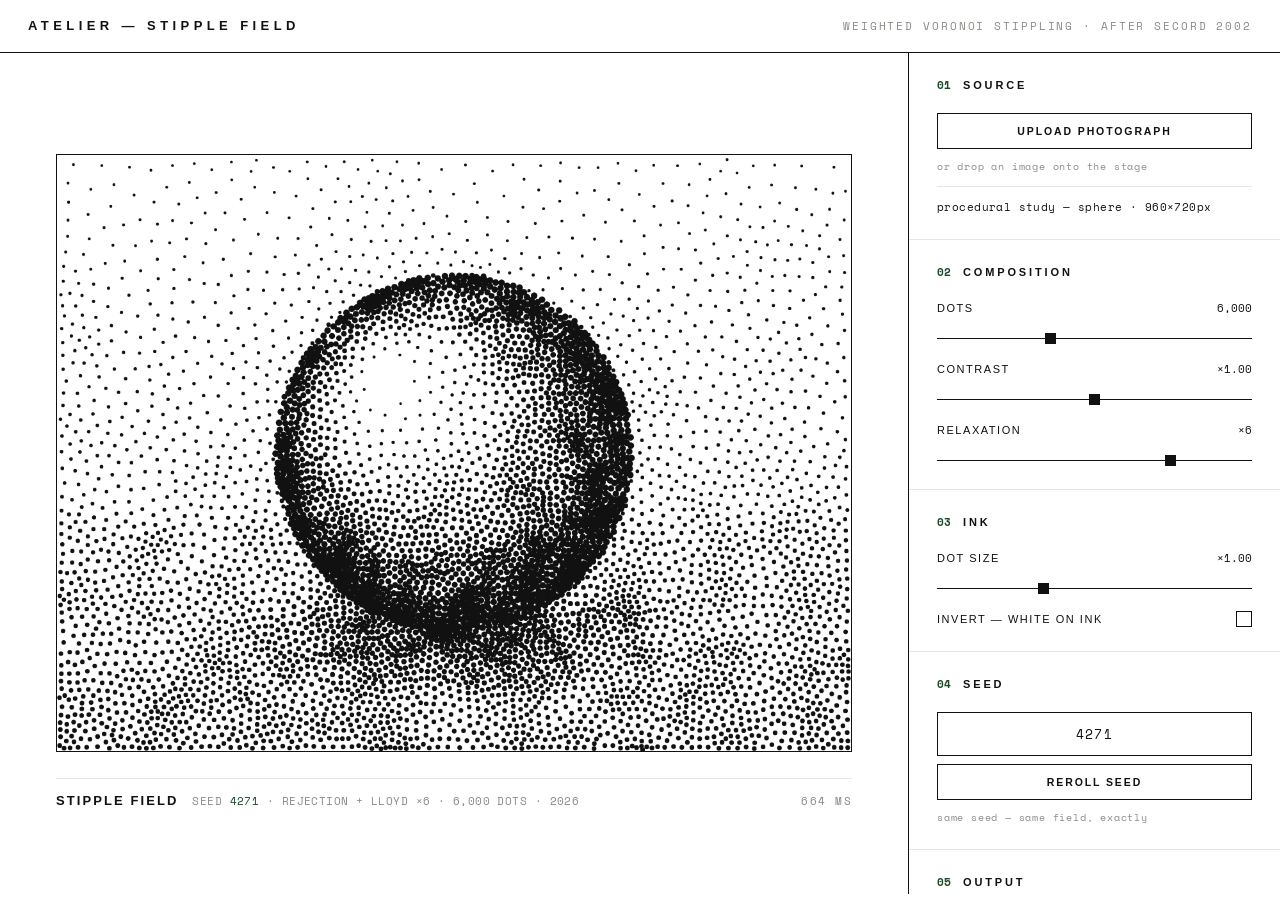
<file: examples/stipple-field.html>
<!DOCTYPE html>
<!--
    STIPPLE FIELD — a weighted stippling instrument
    Axel Ruiz studio · Atelier canon · 2026

    A photograph is dissolved into ink. Luminance becomes probability,
    probability becomes a field of dots, and the dots negotiate their
    positions until the darkness of the source is carried entirely by
    their spacing and weight. Nothing is drawn; everything is settled.

    The system, in order:
      1. The source image is reduced to a contrast-mapped luminance
         density field (darkness = ink demand).
      2. Seeded rejection sampling (mulberry32 PRNG) throws candidate
         points and keeps them in proportion to local darkness.
      3. Lloyd relaxation moves each point to the density-weighted
         centroid of its Voronoi region (after Secord, "Weighted Voronoi
         Stippling", NPAR 2002) — computed here with an exact
         grid-bucketed nearest-neighbour ring search over every pixel.
      4. Each surviving dot is inked with a radius weighted by the
         darkness beneath it.

    The reproducibility contract: composition never touches
    Math.random(). One seed, one frame, exactly — rerolling walks
    seed-space with a deterministic Lehmer step, so exploration is
    navigation, not gambling.

    If no photograph is offered, the instrument opens on a procedural
    study — a lit sphere on a shadowed ground, the canonical stippling
    test object — so the tool is never exhibited empty.

    Single file. No dependencies beyond a canonical font CDN.
    Opens from the filesystem.
-->
<html lang="en">
<head>
<meta charset="utf-8">
<meta name="viewport" content="width=device-width, initial-scale=1">
<title>Stipple Field — Weighted Voronoi Stippling</title>
<link href="https://fonts.googleapis.com/css2?family=Space+Mono:ital,wght@0,400;0,700&display=swap" rel="stylesheet">
<style>
:root {
    --ink: #111111;
    --paper: #ffffff;
    --line: #e4e4e1;
    --line-strong: #111111;
    --mute: #8a8a86;
    --accent: #1f4a2b;
    --accent-bright: #2d6b3f;
    --grotesque: 'Helvetica Neue', 'Inter', Arial, sans-serif;
    --mono: 'Space Mono', 'Courier New', monospace;
}

* { margin: 0; padding: 0; box-sizing: border-box; }
html, body { height: 100%; }
body {
    font-family: var(--grotesque);
    background: var(--paper);
    color: var(--ink);
    -webkit-font-smoothing: antialiased;
    text-rendering: optimizeLegibility;
}

/* ---- Topbar ---- */
.topbar {
    display: flex; align-items: baseline; justify-content: space-between;
    padding: 18px 28px;
    border-bottom: 1px solid var(--line-strong);
}
.topbar .brand { font-size: 13px; font-weight: 700; letter-spacing: 0.34em; text-transform: uppercase; }
.topbar .meta  { font-family: var(--mono); font-size: 10.5px; letter-spacing: 0.18em; text-transform: uppercase; color: var(--mute); }

/* ---- Layout ---- */
.layout { display: flex; align-items: stretch; min-height: calc(100vh - 59px); }
.stage {
    flex: 1; min-width: 0;
    display: flex; flex-direction: column; align-items: center; justify-content: center;
    padding: 56px 56px 40px;
    /* sub-perceptual texture — invisible until looked for */
    background:
        repeating-linear-gradient(0deg, transparent, transparent 39px, rgba(17,17,17,0.015) 40px),
        var(--paper);
}
.work {
    width: 100%; max-width: 940px;
    display: flex; flex-direction: column; align-items: center; gap: 26px;
}
#canvas-container {
    max-width: 100%;
    border: 1px solid var(--line-strong);
    background: #fff; line-height: 0;
}
#canvas-container.dropping { border-color: var(--accent); }
#cv { display: block; max-width: 100%; max-height: 68vh; width: auto; height: auto; }

/* ---- Placard ---- */
.placard {
    width: 100%;
    border-top: 1px solid var(--line); padding-top: 14px;
    display: flex; align-items: baseline; gap: 14px; flex-wrap: wrap;
}
.placard-title { font-size: 13px; font-weight: 600; letter-spacing: 0.16em; text-transform: uppercase; }
.placard-line  { font-family: var(--mono); font-size: 11px; letter-spacing: 0.04em; color: var(--mute); }
.placard-line .accent { color: var(--accent); }
.status {
    margin-left: auto;
    font-family: var(--mono); font-size: 10.5px; letter-spacing: 0.14em;
    text-transform: uppercase; color: var(--mute);
}

/* ---- Panel ---- */
.panel {
    width: 372px; flex-shrink: 0;
    border-left: 1px solid var(--line-strong);
    overflow-y: auto; max-height: calc(100vh - 59px);
    background: var(--paper);
}
.section { padding: 24px 28px; border-bottom: 1px solid var(--line); }
.section:last-child { border-bottom: none; }
.section-head { display: flex; align-items: baseline; gap: 12px; margin-bottom: 20px; }
.section-head .idx   { font-family: var(--mono); font-size: 11px; color: var(--accent); font-weight: 700; }
.section-head .title { font-size: 11px; font-weight: 600; letter-spacing: 0.26em; text-transform: uppercase; }

/* ---- Fields ---- */
.field { margin-bottom: 18px; }
.field:last-child { margin-bottom: 0; }
.field-label { display: flex; align-items: baseline; justify-content: space-between; margin-bottom: 9px; }
.field-label .name { font-size: 11px; letter-spacing: 0.14em; text-transform: uppercase; color: var(--ink); }
.field-label .val  { font-family: var(--mono); font-size: 11px; color: var(--ink); }

input[type="range"] {
    -webkit-appearance: none; appearance: none;
    width: 100%; height: 1px; background: var(--line-strong); outline: none; cursor: pointer;
}
input[type="range"]::-webkit-slider-thumb {
    -webkit-appearance: none; width: 11px; height: 11px;
    background: var(--ink); border-radius: 0; cursor: pointer;
    transition: background 0.12s;
}
input[type="range"]::-webkit-slider-thumb:hover { background: var(--accent); }
input[type="range"]::-moz-range-thumb {
    width: 11px; height: 11px; background: var(--ink);
    border: none; border-radius: 0; cursor: pointer;
}
input[type="range"]::-moz-range-thumb:hover { background: var(--accent); }

/* ---- Buttons ---- */
.btn {
    display: inline-block; width: 100%;
    background: var(--paper); color: var(--ink); border: 1px solid var(--ink);
    padding: 11px 12px;
    font-family: var(--grotesque); font-size: 10.5px; font-weight: 600;
    letter-spacing: 0.18em; text-transform: uppercase; cursor: pointer;
    transition: background 0.14s, color 0.14s, border-color 0.14s;
}
.btn:hover { background: var(--ink); color: var(--paper); }
.btn.accent { border-color: var(--accent); color: var(--accent); }
.btn.accent:hover { background: var(--accent); color: var(--paper); border-color: var(--accent); }
.stack > * { margin-bottom: 8px; }
.stack > *:last-child { margin-bottom: 0; }

/* ---- Checkbox ---- */
.toggle { display: flex; align-items: center; justify-content: space-between; }
.toggle .name { font-size: 11px; letter-spacing: 0.14em; text-transform: uppercase; }
.toggle input[type="checkbox"] {
    appearance: none; -webkit-appearance: none; width: 16px; height: 16px;
    border: 1px solid var(--ink); background: var(--paper); cursor: pointer; position: relative;
}
.toggle input[type="checkbox"]:checked { background: var(--accent); border-color: var(--accent); }
.toggle input[type="checkbox"]:checked::after {
    content: ''; position: absolute; left: 4px; top: 1px; width: 5px; height: 9px;
    border: solid var(--paper); border-width: 0 1.5px 1.5px 0; transform: rotate(45deg);
}

/* ---- Seed input ---- */
.seed-input {
    width: 100%; background: var(--paper); border: 1px solid var(--line-strong);
    padding: 11px; font-family: var(--mono); font-size: 13px; letter-spacing: 0.1em;
    text-align: center; color: var(--ink);
}
.seed-input:focus { outline: none; border-color: var(--accent); }

/* ---- Small print ---- */
.hint {
    font-family: var(--mono); font-size: 10px; letter-spacing: 0.08em;
    color: var(--mute); margin-top: 10px;
}
.readout {
    font-family: var(--mono); font-size: 10.5px; letter-spacing: 0.04em;
    color: var(--ink); margin-top: 12px;
    padding-top: 12px; border-top: 1px solid var(--line);
    word-break: break-all;
}
.fname { text-align: center; }

@media (max-width: 1020px) {
    .layout { flex-direction: column; }
    .panel { width: 100%; border-left: none; border-top: 1px solid var(--line-strong); max-height: none; }
    .stage { padding: 32px 20px 24px; }
}
</style>
</head>
<body>

<header class="topbar">
    <div class="brand">Atelier — Stipple Field</div>
    <div class="meta">Weighted Voronoi Stippling · After Secord 2002</div>
</header>

<main class="layout">

    <section class="stage" id="stage">
        <div class="work">
            <div id="canvas-container"><canvas id="cv"></canvas></div>
            <div class="placard">
                <div class="placard-title">Stipple Field</div>
                <div class="placard-line" id="placard-line"></div>
                <div class="status" id="status"></div>
            </div>
        </div>
    </section>

    <aside class="panel">

        <div class="section">
            <div class="section-head"><span class="idx">01</span><span class="title">Source</span></div>
            <button class="btn" id="upload-btn" type="button">Upload Photograph</button>
            <div class="hint">or drop an image onto the stage</div>
            <div class="readout" id="source-readout"></div>
        </div>

        <div class="section">
            <div class="section-head"><span class="idx">02</span><span class="title">Composition</span></div>
            <div class="field">
                <div class="field-label"><span class="name">Dots</span><span class="val" id="dots-val"></span></div>
                <input type="range" id="dots" min="500" max="16000" step="100" value="6000">
            </div>
            <div class="field">
                <div class="field-label"><span class="name">Contrast</span><span class="val" id="contrast-val"></span></div>
                <input type="range" id="contrast" min="-100" max="100" step="5" value="0">
            </div>
            <div class="field">
                <div class="field-label"><span class="name">Relaxation</span><span class="val" id="relax-val"></span></div>
                <input type="range" id="relax" min="0" max="8" step="1" value="6">
            </div>
        </div>

        <div class="section">
            <div class="section-head"><span class="idx">03</span><span class="title">Ink</span></div>
            <div class="field">
                <div class="field-label"><span class="name">Dot Size</span><span class="val" id="size-val"></span></div>
                <input type="range" id="size" min="50" max="200" step="5" value="100">
            </div>
            <div class="field">
                <div class="toggle">
                    <span class="name">Invert — White on Ink</span>
                    <input type="checkbox" id="invert">
                </div>
            </div>
        </div>

        <div class="section">
            <div class="section-head"><span class="idx">04</span><span class="title">Seed</span></div>
            <div class="stack">
                <input class="seed-input" id="seed" type="text" inputmode="numeric" value="4271" spellcheck="false" autocomplete="off">
                <button class="btn" id="reroll" type="button">Reroll Seed</button>
            </div>
            <div class="hint">same seed — same field, exactly</div>
        </div>

        <div class="section">
            <div class="section-head"><span class="idx">05</span><span class="title">Output</span></div>
            <button class="btn accent" id="download" type="button">Download PNG — 2×</button>
            <div class="hint fname" id="fname"></div>
        </div>

    </aside>

</main>

<input type="file" id="file" accept="image/*" hidden>

<script>
'use strict';

/* ================= seeded PRNG — mulberry32 =================
   The reproducibility contract: composition never calls Math.random(). */
function mulberry32(seed) {
    let a = seed >>> 0;
    return function () {
        a |= 0; a = (a + 0x6D2B79F5) | 0;
        let t = Math.imul(a ^ (a >>> 15), 1 | a);
        t = (t + Math.imul(t ^ (t >>> 7), 61 | t)) ^ t;
        return ((t ^ (t >>> 14)) >>> 0) / 4294967296;
    };
}

/* Export filename carries the work's identity. */
function exportName(title, seed) {
    const slug = title.toLowerCase().replace(/[^a-z0-9]+/g, '-').replace(/^-|-$/g, '');
    return `${slug}_seed-${seed}.png`;
}

const $ = id => document.getElementById(id);

/* ================= state ================= */
const state = {
    seed: 4271,
    dots: 6000,
    contrast: 0,   /* raw slider, mapped to slope 2^(x/50) in [0.25, 4] */
    relax: 6,
    size: 1.0,
    invert: false,
};
let walker = state.seed;          /* deterministic Lehmer walk through seed-space */

let source = null;                /* HTMLImageElement or canvas */
let sourceName = 'procedural study — sphere';
let srcW = 0, srcH = 0;

let dw = 0, dh = 0;               /* density buffer dimensions */
let density = null;               /* Float32Array, darkness in [0,1] */
let points = null, pn = 0;        /* Float64Array [x0,y0,x1,y1,...] in density space */

const cv = $('cv');
const ctx = cv.getContext('2d');

/* ================= density field =================
   Contrast-mapped luminance: darkness is demand for ink. */
function buildDensity() {
    const maxSide = 480;
    const s = Math.min(1, maxSide / Math.max(srcW, srcH));
    dw = Math.max(2, Math.round(srcW * s));
    dh = Math.max(2, Math.round(srcH * s));
    const c = document.createElement('canvas');
    c.width = dw; c.height = dh;
    const g = c.getContext('2d', { willReadFrequently: true });
    g.fillStyle = '#ffffff';
    g.fillRect(0, 0, dw, dh);
    g.drawImage(source, 0, 0, dw, dh);
    const data = g.getImageData(0, 0, dw, dh).data;
    const slope = Math.pow(2, state.contrast / 50);
    density = new Float32Array(dw * dh);
    for (let i = 0, p = 0; i < density.length; i++, p += 4) {
        const lum = (0.2126 * data[p] + 0.7152 * data[p + 1] + 0.0722 * data[p + 2]) / 255;
        let v = 0.5 + (lum - 0.5) * slope;
        v = v < 0 ? 0 : v > 1 ? 1 : v;
        let d = 1 - v;
        if (d < 0.02) d = 0;      /* keep the paper clean */
        density[i] = d;
    }
}

/* ================= stipple computation =================
   1. Seeded rejection sampling proportional to darkness.
   2. Lloyd relaxation toward density-weighted Voronoi centroids —
      exact per-pixel nearest-neighbour via grid-bucketed ring search. */
function compute() {
    buildDensity();
    const r = mulberry32(state.seed);
    const n = state.dots;
    points = new Float64Array(n * 2);
    pn = n;

    /* -- rejection sampling -- */
    let placed = 0, guard = n * 600;
    while (placed < n && guard-- > 0) {
        const x = r() * dw, y = r() * dh;
        if (r() < density[(y | 0) * dw + (x | 0)]) {
            points[placed * 2] = x; points[placed * 2 + 1] = y; placed++;
        }
    }
    while (placed < n) {          /* near-white source: fall back to uniform */
        points[placed * 2] = r() * dw; points[placed * 2 + 1] = r() * dh; placed++;
    }

    /* -- Lloyd relaxation -- */
    const iters = state.relax;
    if (iters === 0) return;

    const cell = Math.max(2, Math.sqrt(dw * dh / n) * 1.4);
    const gw = Math.ceil(dw / cell), gh = Math.ceil(dh / cell), gn = gw * gh;
    const counts = new Int32Array(gn);
    const starts = new Int32Array(gn + 1);
    const cursor = new Int32Array(gn);
    const order  = new Int32Array(n);
    const sx = new Float64Array(n), sy = new Float64Array(n), sw = new Float64Array(n);
    const maxRing = Math.max(gw, gh);

    for (let it = 0; it < iters; it++) {
        /* bucket points into a CSR grid */
        counts.fill(0);
        for (let j = 0; j < n; j++) {
            const cx = Math.min(gw - 1, points[j * 2] / cell | 0);
            const cy = Math.min(gh - 1, points[j * 2 + 1] / cell | 0);
            counts[cy * gw + cx]++;
        }
        starts[0] = 0;
        for (let k = 0; k < gn; k++) starts[k + 1] = starts[k] + counts[k];
        cursor.set(starts.subarray(0, gn));
        for (let j = 0; j < n; j++) {
            const cx = Math.min(gw - 1, points[j * 2] / cell | 0);
            const cy = Math.min(gh - 1, points[j * 2 + 1] / cell | 0);
            order[cursor[cy * gw + cx]++] = j;
        }

        /* accumulate weighted centroids: every inked pixel votes for
           its nearest stipple (exact — expanding ring with distance bound) */
        sx.fill(0); sy.fill(0); sw.fill(0);
        for (let py = 0; py < dh; py++) {
            const rowOff = py * dw, yq = py + 0.5;
            const gy = Math.min(gh - 1, py / cell | 0);
            for (let px = 0; px < dw; px++) {
                const wgt = density[rowOff + px];
                if (wgt === 0) continue;
                const xq = px + 0.5;
                const gx = Math.min(gw - 1, px / cell | 0);
                let best = -1, bestD = Infinity;
                for (let ring = 0; ring <= maxRing; ring++) {
                    const x0 = gx - ring, x1 = gx + ring;
                    const y0 = gy - ring, y1 = gy + ring;
                    for (let cy = y0; cy <= y1; cy++) {
                        if (cy < 0 || cy >= gh) continue;
                        const edgeRow = (cy === y0 || cy === y1);
                        const step = edgeRow ? 1 : (x1 - x0 || 1);
                        for (let cx = x0; cx <= x1; cx += step) {
                            if (cx < 0 || cx >= gw) continue;
                            const k = cy * gw + cx, end = starts[k + 1];
                            for (let o = starts[k]; o < end; o++) {
                                const j = order[o];
                                const ddx = points[j * 2] - xq;
                                const ddy = points[j * 2 + 1] - yq;
                                const d2 = ddx * ddx + ddy * ddy;
                                if (d2 < bestD) { bestD = d2; best = j; }
                            }
                        }
                    }
                    if (best !== -1) {
                        const safe = ring * cell;   /* anything beyond is ≥ ring·cell away */
                        if (bestD <= safe * safe) break;
                    }
                }
                sx[best] += xq * wgt; sy[best] += yq * wgt; sw[best] += wgt;
            }
        }

        /* move each point to its weighted centroid; starved points re-seed */
        for (let j = 0; j < n; j++) {
            if (sw[j] > 0) {
                points[j * 2] = sx[j] / sw[j];
                points[j * 2 + 1] = sy[j] / sw[j];
            } else {
                for (let t = 0; t < 60; t++) {
                    const x = r() * dw, y = r() * dh;
                    if (r() < density[(y | 0) * dw + (x | 0)]) {
                        points[j * 2] = x; points[j * 2 + 1] = y; break;
                    }
                }
            }
        }
    }
}

/* ================= rendering =================
   Dot radius is weighted by the darkness beneath the settled point. */
function renderTo(g, W, H) {
    const scale = W / dw;
    g.fillStyle = state.invert ? '#111111' : '#ffffff';
    g.fillRect(0, 0, W, H);
    g.fillStyle = state.invert ? '#ffffff' : '#111111';
    const base = 0.40 * Math.sqrt(dw * dh / pn) * scale * state.size;
    const TAU = Math.PI * 2;
    g.beginPath();
    for (let j = 0; j < pn; j++) {
        const x = points[j * 2], y = points[j * 2 + 1];
        const xi = Math.min(dw - 1, Math.max(0, x | 0));
        const yi = Math.min(dh - 1, Math.max(0, y | 0));
        const d = density[yi * dw + xi];
        const rad = base * (0.25 + 0.75 * Math.sqrt(d));
        if (rad <= 0) continue;
        g.moveTo(x * scale + rad, y * scale);
        g.arc(x * scale, y * scale, rad, 0, TAU);
    }
    g.fill();
}

function render() {
    const long = 1240;
    const scale = long / Math.max(dw, dh);
    cv.width = Math.round(dw * scale);
    cv.height = Math.round(dh * scale);
    renderTo(ctx, cv.width, cv.height);
}

/* ================= procedural study =================
   The canonical stippling test object: a lit sphere on a shadowed
   ground. Deterministic — the tool never opens empty. */
function makeStudy() {
    const w = 960, h = 720;
    const c = document.createElement('canvas');
    c.width = w; c.height = h;
    const g = c.getContext('2d');

    const bg = g.createLinearGradient(0, 0, 0, h);
    bg.addColorStop(0, '#f6f6f3');
    bg.addColorStop(0.58, '#dededa');
    bg.addColorStop(0.62, '#c9c9c3');
    bg.addColorStop(1, '#b0b0a9');
    g.fillStyle = bg;
    g.fillRect(0, 0, w, h);

    g.save();
    g.translate(w * 0.50, h * 0.80);
    g.scale(1, 0.30);
    const sh = g.createRadialGradient(0, 0, 0, 0, 0, w * 0.30);
    sh.addColorStop(0, 'rgba(17,17,17,0.60)');
    sh.addColorStop(0.55, 'rgba(17,17,17,0.26)');
    sh.addColorStop(1, 'rgba(17,17,17,0)');
    g.fillStyle = sh;
    g.fillRect(-w * 0.32, -w * 0.32, w * 0.64, w * 0.64);
    g.restore();

    const R = h * 0.30, cx = w * 0.5, cy = h * 0.50;
    const sp = g.createRadialGradient(cx - R * 0.38, cy - R * 0.42, R * 0.08, cx, cy, R);
    sp.addColorStop(0, '#fdfdfc');
    sp.addColorStop(0.35, '#d9d9d4');
    sp.addColorStop(0.70, '#8a8a84');
    sp.addColorStop(0.92, '#3c3c37');
    sp.addColorStop(1, '#2b2b27');
    g.fillStyle = sp;
    g.beginPath();
    g.arc(cx, cy, R, 0, Math.PI * 2);
    g.fill();

    return c;
}

/* ================= chrome wiring ================= */
const fmt = v => v.toLocaleString('en-US');
const contrastSlope = () => Math.pow(2, state.contrast / 50);

function updateVals() {
    $('dots-val').textContent = fmt(state.dots);
    $('contrast-val').textContent = '×' + contrastSlope().toFixed(2);
    $('relax-val').textContent = '×' + state.relax;
    $('size-val').textContent = '×' + state.size.toFixed(2);
}
function updatePlacard() {
    $('placard-line').innerHTML =
        'SEED <span class="accent">' + state.seed + '</span>' +
        ' · REJECTION + LLOYD ×' + state.relax +
        ' · ' + fmt(state.dots) + ' DOTS · 2026';
    $('fname').textContent = exportName('stipple-field', state.seed);
}
function updateSourceReadout() {
    $('source-readout').textContent = sourceName + ' · ' + srcW + '×' + srcH + 'px';
}

let timer = null;
function scheduleRecompute() {
    $('status').textContent = 'computing —';
    clearTimeout(timer);
    timer = setTimeout(() => {
        /* let the status paint before the synchronous solve blocks */
        requestAnimationFrame(() => setTimeout(runCompute, 0));
    }, 140);
}
function runCompute() {
    const t0 = performance.now();
    compute();
    render();
    $('status').textContent = Math.round(performance.now() - t0) + ' ms';
    updatePlacard();
}

/* sliders that reshape the field — full recompute */
$('dots').addEventListener('input', e => {
    state.dots = +e.target.value; updateVals(); scheduleRecompute();
});
$('contrast').addEventListener('input', e => {
    state.contrast = +e.target.value; updateVals(); scheduleRecompute();
});
$('relax').addEventListener('input', e => {
    state.relax = +e.target.value; updateVals(); scheduleRecompute();
});

/* ink controls — re-render only, positions stand */
$('size').addEventListener('input', e => {
    state.size = +e.target.value / 100; updateVals(); render();
});
$('invert').addEventListener('change', e => {
    state.invert = e.target.checked; render();
});

/* seed — typed or walked, always deterministic */
$('seed').addEventListener('change', e => {
    const v = parseInt(e.target.value, 10);
    if (Number.isFinite(v) && v >= 0) {
        state.seed = v; walker = v || 4271;
        updatePlacard(); scheduleRecompute();
    } else {
        e.target.value = state.seed;
    }
});
$('reroll').addEventListener('click', () => {
    walker = (walker * 48271) % 2147483647;
    if (walker <= 0) walker = 4271;
    state.seed = 1000 + walker % 9000;
    $('seed').value = state.seed;
    updatePlacard(); scheduleRecompute();
});

/* source — upload or drop */
function loadFile(f) {
    if (!f || !/^image\//.test(f.type)) return;
    const url = URL.createObjectURL(f);
    const img = new Image();
    img.onload = () => {
        source = img;
        sourceName = f.name;
        srcW = img.naturalWidth; srcH = img.naturalHeight;
        updateSourceReadout();
        scheduleRecompute();
        URL.revokeObjectURL(url);
    };
    img.src = url;
}
$('upload-btn').addEventListener('click', () => $('file').click());
$('file').addEventListener('change', e => loadFile(e.target.files[0]));

const stage = $('stage'), container = $('canvas-container');
['dragenter', 'dragover'].forEach(ev => stage.addEventListener(ev, e => {
    e.preventDefault(); container.classList.add('dropping');
}));
['dragleave', 'drop'].forEach(ev => stage.addEventListener(ev, e => {
    e.preventDefault(); container.classList.remove('dropping');
}));
stage.addEventListener('drop', e => loadFile(e.dataTransfer.files[0]));

/* export — 2× pixel density, seed in the filename */
$('download').addEventListener('click', () => {
    const long = 2480;
    const scale = long / Math.max(dw, dh);
    const oc = document.createElement('canvas');
    oc.width = Math.round(dw * scale);
    oc.height = Math.round(dh * scale);
    renderTo(oc.getContext('2d'), oc.width, oc.height);
    oc.toBlob(b => {
        const a = document.createElement('a');
        a.href = URL.createObjectURL(b);
        a.download = exportName('stipple-field', state.seed);
        a.click();
        setTimeout(() => URL.revokeObjectURL(a.href), 4000);
    }, 'image/png');
});

/* ================= init ================= */
source = makeStudy();
srcW = source.width; srcH = source.height;
updateVals();
updatePlacard();
updateSourceReadout();
runCompute();
</script>
</body>
</html>
</file>
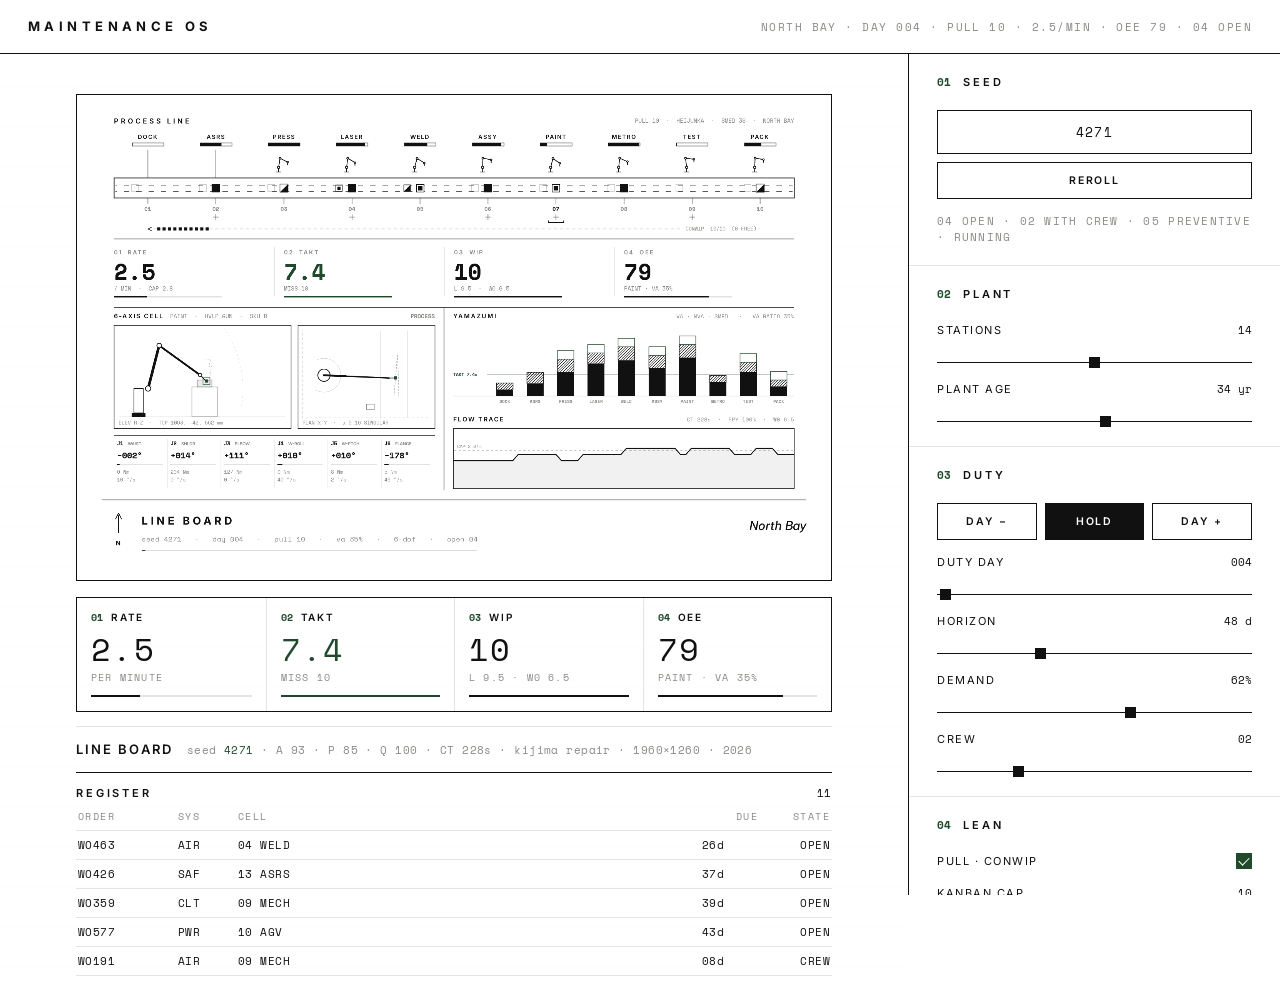
<file: works/maintenance-os.html>
<!DOCTYPE html>
<html lang="en">
<head>
<meta charset="utf-8">
<meta name="viewport" content="width=device-width, initial-scale=1">
<title>Maintenance OS — Line Board</title>
<link rel="preconnect" href="https://fonts.googleapis.com">
<link rel="preconnect" href="https://fonts.gstatic.com" crossorigin>
<link href="https://fonts.googleapis.com/css2?family=Inter:ital,wght@0,500;0,600;0,700;1,500&family=Space+Mono:wght@400;700&display=swap" rel="stylesheet">
<!--
    MAINTENANCE OS — LINE BOARD
    A seeded operating picture of a robotics and manufacturing line
    under maintenance.

    The line is sequenced, not drawn. One integer seed still grows the
    plant — a main aisle, cells, a door tree, four services — and then
    the cells are ordered into a process: dock, kitting, press, weld,
    robot, assembly, test, pack. Parts travel that sequence as a mixed
    model (A, B, C) under either CONWIP pull or push, leveled by batch
    size (Heijunka at 1) with SMED tool changeovers at robotic stations.
    An order inside the horizon is a forecast and stays on the register.
    The station stops on the day a safety or power failure is due, while
    a crew is repairing it, or when Jidoka pulls the Andon on a defect.
    Air or coolant, due and unattended, derates servo speed and
    lengthens the cycle.

    Every processing cell runs a 6-axis articulated manipulator solved
    with closed-form Pieper inverse kinematics (J1 waist, J2 shoulder,
    J3 elbow, J4–J6 spherical wrist) and gravity/inertial joint torques.
    The board under the belt is the instrument: rate, takt, WIP against
    Little's law and critical WIP W0, OEE as A×P×Q, a 6-axis orthographic
    cell bay (elevation, plan, J1–J6 telemetry), a stacked Yamazumi
    balance chart (VA / NVA / SMED against takt), and a live flow trace.

    Time is a duty cycle, and a repair is not a new machine. At the
    opening of the duty year every asset samples a Weibull residual from
    its own mulberry32 stream: shape belongs to the service, scale
    shrinks as the plant ages and as utilization rises. When that
    residual falls, the asset is repaired and returned to service at 72
    percent of the virtual age it had failed at — Kijima’s Type I
    imperfect repair — and the next residual is drawn from there. The
    duty year is that sequence. The day control slides a window of
    `horizon` days across it; the soonest failure inside the window is
    the corrective order. A crew of the chosen size takes the highest
    priority first — criticality of the cell divided by days remaining —
    and what remains open is the only accent on the sheet. Preventive
    marks are a second cadence: a seeded phase on each service interval,
    drawn as quiet crosses, never in the accent.

    The service key is the shift. It does not rebuild the plant; it
    decides which network, and which orders, are on the table. The crew
    is then assigned inside that shift. Selection in the register is
    operator chrome: it inverts a row and does not enter the sheet, so
    an export is a function of seed and parameters alone.

    The sheet is top-aligned in the stage, a deliberate break from the
    centered armature, so the placard and the register stay on the
    first screen with the line. The frame still does not perform.
    The canvas does. A display clock advances a discrete line: each
    station holds one part for its process time, with a buffer of two
    behind it. Demand sets the takt. The slowest live station is the
    constraint; a due safety or power failure replaces it. Availability
    is the fraction of the recent window the line was not stopped.
    Performance is how much of that window the constraint was cycling,
    times its nameplate divided by its worn cycle. Quality is good pieces over
    good plus scrap. WIP is counted and checked against departures
    times sojourn. Export is the line after a fixed warm-up, so the
    edition is still seed and parameters alone.

    Nothing in the composition touches Math.random(), except the Reroll
    control, which only chooses the next seed. The sheet is rasterized
    at 1960×1260 — twice the design size — so a 2px filament is the
    canon’s 1px rule. Export writes that bitmap; the filename carries
    the seed.

    Algorithms: mulberry32 · Fisher–Yates shuffle · recursive binary
    space partition · BFS door tree · Weibull conditional residual ·
    Kijima Type I · priority dispatch · CONWIP pull · Heijunka & SMED ·
    Jidoka Andon · Yamazumi balance · Little's law · Factory Physics W0 ·
    6-DOF Pieper inverse kinematics & dynamics · OEE.

    Axel Ruiz Design — studio canon (atelier), 2026.
-->
<style>
    :root {
        --ink: #111111;
        --paper: #ffffff;
        --line: #e4e4e1;
        --line-strong: #111111;
        --mute: #8a8a86;
        --accent: #1f4a2b;
        --grotesque: 'Helvetica Neue', 'Inter', Arial, sans-serif;
        --mono: 'Space Mono', 'Courier New', monospace;
    }

    * { margin: 0; padding: 0; box-sizing: border-box; }
    html, body { height: 100%; }
    body {
        font-family: var(--grotesque);
        background: var(--paper);
        color: var(--ink);
        -webkit-font-smoothing: antialiased;
        text-rendering: optimizeLegibility;
    }

    .topbar {
        display: flex; align-items: baseline; justify-content: space-between;
        gap: 12px 24px; flex-wrap: wrap;
        padding: 18px 28px;
        border-bottom: 1px solid var(--line-strong);
    }
    .topbar .brand { font-size: 13px; font-weight: 700; letter-spacing: 0.34em; text-transform: uppercase; }
    .topbar .meta  { font-family: var(--mono); font-size: 10.5px; letter-spacing: 0.14em; text-transform: uppercase; color: var(--mute); }

    .layout { display: flex; align-items: stretch; min-height: calc(100vh - 59px); }
    .stage {
        flex: 1; min-width: 0;
        display: flex; flex-direction: column; align-items: center; justify-content: flex-start;
        padding: 40px 44px 28px; gap: 16px;
        background:
            repeating-linear-gradient(0deg, transparent, transparent 39px, rgba(17,17,17,0.015) 40px),
            var(--paper);
    }
    #canvas-container {
        width: 100%;
        max-width: min(980px, calc(54vh * 1960 / 1260));
        border: 1px solid var(--line-strong);
        background: #fff; line-height: 0;
    }
    #canvas-container canvas { display: block; width: 100%; height: auto; }

    .panel {
        width: 372px; flex-shrink: 0;
        border-left: 1px solid var(--line-strong);
        overflow-y: auto; max-height: calc(100vh - 59px);
        background: var(--paper);
    }
    .section { padding: 20px 28px; border-bottom: 1px solid var(--line); }
    .section:last-child { border-bottom: none; }
    .section-head { display: flex; align-items: baseline; gap: 12px; margin-bottom: 20px; }
    .section-head .idx   { font-family: var(--mono); font-size: 11px; color: var(--accent); font-weight: 700; }
    .section-head .title { font-size: 11px; font-weight: 600; letter-spacing: 0.26em; text-transform: uppercase; }
    .section-head .count {
        margin-left: auto;
        font-family: var(--mono); font-size: 11px; letter-spacing: 0.06em; color: var(--ink);
    }

    .board {
        width: 100%;
        display: grid;
        grid-template-columns: repeat(4, 1fr);
        border: 1px solid var(--line-strong);
    }
    .gauge { padding: 12px 14px 14px; min-width: 0; }
    .gauge + .gauge { border-left: 1px solid var(--line); }
    .gauge-k {
        display: flex; align-items: baseline; gap: 8px;
        font-size: 10px; font-weight: 600; letter-spacing: 0.18em; text-transform: uppercase;
    }
    .gauge-k span { font-family: var(--mono); color: var(--accent); font-weight: 700; letter-spacing: 0; }
    .gauge-n {
        font-family: var(--mono); font-size: 32px; letter-spacing: 0.04em;
        line-height: 1.05; margin-top: 8px;
    }
    .gauge-u {
        font-family: var(--mono); font-size: 10px; letter-spacing: 0.12em;
        text-transform: uppercase; color: var(--mute); margin-top: 4px;
        white-space: nowrap; overflow: hidden; text-overflow: ellipsis;
    }
    .gauge-track { margin-top: 10px; height: 2px; background: var(--line); }
    .gauge-track i { display: block; height: 2px; width: 0; background: var(--ink); }
    .gauge.is-down .gauge-n { color: var(--accent); }
    .gauge.is-down .gauge-track i { background: var(--accent); }

    .caption {
        width: 100%;
        max-width: min(980px, calc(54vh * 1960 / 1260));
        display: flex; flex-direction: column; gap: 14px;
    }
    .placard {
        width: 100%;
        border-top: 1px solid var(--line); padding-top: 14px;
        display: flex; align-items: baseline; gap: 14px; flex-wrap: wrap;
    }
    .placard-title { font-size: 13px; font-weight: 600; letter-spacing: 0.16em; text-transform: uppercase; }
    .placard-line  { font-family: var(--mono); font-size: 11px; letter-spacing: 0.04em; color: var(--mute); }
    .placard-line .accent { color: var(--accent); }

    .field { margin-bottom: 14px; }
    .field:last-child { margin-bottom: 0; }
    .field-label { display: flex; align-items: baseline; justify-content: space-between; margin-bottom: 9px; }
    .field-label .name { font-size: 11px; letter-spacing: 0.14em; text-transform: uppercase; color: var(--ink); }
    .field-label .val  { font-family: var(--mono); font-size: 11px; color: var(--ink); }

    input[type="range"] {
        -webkit-appearance: none; appearance: none;
        width: 100%; height: 1px; background: var(--line-strong); outline: none; cursor: pointer;
    }
    input[type="range"]::-webkit-slider-thumb {
        -webkit-appearance: none; width: 11px; height: 11px;
        background: var(--ink); border-radius: 0; cursor: pointer;
        transition: background 0.12s;
    }
    input[type="range"]::-webkit-slider-thumb:hover { background: var(--accent); }
    input[type="range"]::-moz-range-thumb {
        width: 11px; height: 11px; background: var(--ink);
        border: none; border-radius: 0; cursor: pointer;
    }
    input[type="range"]::-moz-range-thumb:hover { background: var(--accent); }
    input[type="range"]:disabled { opacity: 0.35; cursor: default; }

    .btn {
        display: inline-block; width: 100%;
        background: var(--paper); color: var(--ink); border: 1px solid var(--ink);
        padding: 11px 12px;
        font-family: var(--grotesque); font-size: 10.5px; font-weight: 600;
        letter-spacing: 0.18em; text-transform: uppercase; cursor: pointer;
        transition: background 0.14s, color 0.14s, border-color 0.14s;
    }
    .btn:hover { background: var(--ink); color: var(--paper); }
    .btn:focus { outline: none; }
    .btn:focus-visible { border-color: var(--accent); }
    .btn.is-on { background: var(--ink); color: var(--paper); }
    .btn.accent { border-color: var(--accent); color: var(--accent); }
    .btn.accent:hover { background: var(--accent); color: var(--paper); border-color: var(--accent); }
    .btn-row { display: grid; grid-template-columns: 1fr 1fr; gap: 8px; }
    .btn-row.day { grid-template-columns: 1fr 1fr 1fr; margin-bottom: 14px; }
    .svc-grid { display: grid; grid-template-columns: 1fr 1fr; gap: 8px; }
    .svc-grid .wide { grid-column: 1 / -1; }
    .stack > * { margin-bottom: 8px; }
    .stack > *:last-child { margin-bottom: 0; }

    .toggle { display: flex; align-items: center; justify-content: space-between; margin-top: 16px; }
    .section-head + .toggle { margin-top: 0; }
    .toggle + .field { margin-top: 16px; }
    .toggle .name { font-size: 11px; letter-spacing: 0.14em; text-transform: uppercase; }
    .toggle input[type="checkbox"] {
        appearance: none; -webkit-appearance: none; width: 16px; height: 16px;
        border: 1px solid var(--ink); background: var(--paper); cursor: pointer; position: relative;
    }
    .toggle input[type="checkbox"]:checked { background: var(--accent); border-color: var(--accent); }
    .toggle input[type="checkbox"]:checked::after {
        content: ''; position: absolute; left: 4px; top: 1px; width: 5px; height: 9px;
        border: solid var(--paper); border-width: 0 1.5px 1.5px 0; transform: rotate(45deg);
    }
    .toggle input[type="checkbox"]:focus { outline: none; }
    .toggle input[type="checkbox"]:focus-visible { border-color: var(--accent); }

    .seed-input {
        width: 100%; background: var(--paper); border: 1px solid var(--line-strong);
        padding: 11px; font-family: var(--mono); font-size: 13px; letter-spacing: 0.1em;
        text-align: center; color: var(--ink); margin-bottom: 8px;
    }
    .seed-input:focus { outline: none; border-color: var(--accent); }

    .status {
        font-family: var(--mono); font-size: 10.5px; letter-spacing: 0.12em;
        text-transform: uppercase; color: var(--mute); margin-top: 14px;
    }

    .census { margin-top: 18px; }
    .census-row {
        display: grid; grid-template-columns: 42px 1fr 1fr 1fr;
        gap: 6px; align-items: baseline;
        padding: 7px 0;
        border-top: 1px solid var(--line);
        font-family: var(--mono); font-size: 10.5px; letter-spacing: 0.06em;
    }
    .census-row span:not(:first-child) { text-align: right; color: var(--mute); }
    .census-row strong { font-weight: 400; color: var(--ink); }

    .ledger { border-top: 1px solid var(--line-strong); padding-top: 12px; }
    .ledger-head { display: flex; align-items: baseline; justify-content: space-between; margin-bottom: 8px; }
    .ledger-head .title { font-size: 11px; font-weight: 600; letter-spacing: 0.26em; text-transform: uppercase; }
    .ledger-head .count { font-family: var(--mono); font-size: 11px; letter-spacing: 0.06em; }
    .reg-head {
        display: grid;
        grid-template-columns: 92px 52px 1fr 56px 64px;
        gap: 8px;
        padding: 0 2px 6px;
        border-bottom: 1px solid var(--line);
        font-family: var(--mono); font-size: 10px; letter-spacing: 0.14em;
        text-transform: uppercase; color: var(--mute);
    }
    .reg-head span:nth-child(n+4) { text-align: right; }

    .register { list-style: none; max-height: 148px; overflow-y: auto; }
    .register li {
        display: grid;
        grid-template-columns: 92px 52px 1fr 56px 64px;
        gap: 8px; align-items: baseline;
        padding: 6px 2px;
        border-bottom: 1px solid var(--line);
        font-family: var(--mono); font-size: 10.5px; letter-spacing: 0.04em;
        cursor: pointer;
        transition: background 0.14s, color 0.14s;
    }
    .register li:hover { background: var(--ink); color: var(--paper); }
    .register li.is-on { background: var(--ink); color: var(--paper); }
    .register li span:last-child { text-align: right; }
    .register li.empty { display: block; cursor: default; border-bottom: none; padding: 0; }
    .register li.empty:hover { background: transparent; color: var(--mute); }
    .empty {
        font-family: var(--mono); font-size: 10.5px; letter-spacing: 0.12em;
        text-transform: uppercase; color: var(--mute);
    }

    @media (max-width: 1100px) {
        .layout { flex-direction: column; }
        .stage { padding: 24px 20px 20px; }
        #canvas-container, .caption { max-width: 100%; }
        .panel {
            width: 100%; max-height: none;
            border-left: none; border-top: 1px solid var(--line-strong);
        }
        .board { grid-template-columns: 1fr 1fr; }
        .gauge:nth-child(3) { border-top: 1px solid var(--line); }
        .gauge:nth-child(4) { border-top: 1px solid var(--line); }
        .gauge:nth-child(odd) { border-left: none; }
    }
</style>
</head>
<body>

<header class="topbar">
    <div class="brand">Maintenance OS</div>
    <div class="meta" id="topMeta">Duty Cycle · Seeded Plant</div>
</header>

<div class="layout">

    <main class="stage">
        <div id="canvas-container">
            <canvas id="sheet" width="1960" height="1260"></canvas>
        </div>
        <div class="caption">
            <div class="board" id="board" aria-label="Line board">
                <div class="gauge" id="gRateCard">
                    <div class="gauge-k"><span>01</span> Rate</div>
                    <div class="gauge-n" id="gRate">000</div>
                    <div class="gauge-u">per minute</div>
                    <div class="gauge-track"><i id="gRateBar"></i></div>
                </div>
                <div class="gauge" id="gTaktCard">
                    <div class="gauge-k"><span>02</span> Takt</div>
                    <div class="gauge-n" id="gTakt">0.0</div>
                    <div class="gauge-u" id="gTaktUnit">seconds</div>
                    <div class="gauge-track"><i id="gTaktBar"></i></div>
                </div>
                <div class="gauge" id="gWipCard">
                    <div class="gauge-k"><span>03</span> Wip</div>
                    <div class="gauge-n" id="gWip">00</div>
                    <div class="gauge-u" id="gWipUnit">on the line</div>
                    <div class="gauge-track"><i id="gWipBar"></i></div>
                </div>
                <div class="gauge" id="gDownCard">
                    <div class="gauge-k"><span>04</span> Oee</div>
                    <div class="gauge-n" id="gDown">00</div>
                    <div class="gauge-u" id="gBlock">clear</div>
                    <div class="gauge-track"><i id="gDownBar"></i></div>
                </div>
            </div>
            <div class="placard">
                <div class="placard-title">Line Board</div>
                <div class="placard-line" id="placardLine">
                    seed <span class="accent" id="placardSeed">4271</span>
                    · <span id="placardLaw">A 00 · P 00 · Q 00</span>
                    · kijima repair
                    · 1960&times;1260
                    · 2026
                </div>
            </div>
            <div class="ledger">
                <div class="ledger-head">
                    <span class="title">Register</span>
                    <span class="count" id="regCount">00</span>
                </div>
                <div class="reg-head" aria-hidden="true">
                    <span>Order</span><span>Sys</span><span>Cell</span><span>Due</span><span>State</span>
                </div>
                <ul class="register" id="register"></ul>
            </div>
        </div>
    </main>

    <aside class="panel">

        <div class="section">
            <div class="section-head">
                <span class="idx">01</span><span class="title">Seed</span>
            </div>
            <input type="text" class="seed-input" id="seedInput" inputmode="numeric"
                   autocomplete="off" spellcheck="false" value="4271" aria-label="Seed">
            <button class="btn" id="rerollBtn" type="button">Reroll</button>
            <div class="status" id="status">Opening the register</div>
        </div>

        <div class="section">
            <div class="section-head">
                <span class="idx">02</span><span class="title">Plant</span>
            </div>
            <div class="field">
                <div class="field-label">
                    <span class="name">Stations</span>
                    <span class="val" id="roomsVal">14</span>
                </div>
                <input type="range" id="roomsCtl" min="8" max="20" step="1" value="14" aria-label="Stations">
            </div>
            <div class="field">
                <div class="field-label">
                    <span class="name">Plant Age</span>
                    <span class="val" id="ageVal">34 yr</span>
                </div>
                <input type="range" id="ageCtl" min="4" max="60" step="1" value="34" aria-label="Plant age">
            </div>
        </div>

        <div class="section">
            <div class="section-head">
                <span class="idx">03</span><span class="title">Duty</span>
            </div>
            <div class="btn-row day">
                <button class="btn" id="dayBack" type="button">Day −</button>
                <button class="btn is-on" id="runBtn" type="button" aria-pressed="true">Hold</button>
                <button class="btn" id="dayFwd" type="button">Day +</button>
            </div>
            <div class="field">
                <div class="field-label">
                    <span class="name">Duty Day</span>
                    <span class="val" id="dayVal">001</span>
                </div>
                <input type="range" id="dayCtl" min="1" max="365" step="1" value="1" aria-label="Duty day">
            </div>
            <div class="field">
                <div class="field-label">
                    <span class="name">Horizon</span>
                    <span class="val" id="horizonVal">48 d</span>
                </div>
                <input type="range" id="horizonCtl" min="14" max="120" step="1" value="48" aria-label="Horizon">
            </div>
            <div class="field">
                <div class="field-label">
                    <span class="name">Demand</span>
                    <span class="val" id="occVal">62%</span>
                </div>
                <input type="range" id="occCtl" min="0" max="100" step="1" value="62" aria-label="Demand">
            </div>
            <div class="field">
                <div class="field-label">
                    <span class="name">Crew</span>
                    <span class="val" id="crewVal">02</span>
                </div>
                <input type="range" id="crewCtl" min="0" max="8" step="1" value="2" aria-label="Crew">
            </div>
        </div>

        <div class="section">
            <div class="section-head">
                <span class="idx">04</span><span class="title">Lean</span>
            </div>
            <label class="toggle">
                <span class="name">Pull · CONWIP</span>
                <input type="checkbox" id="pullCtl" checked>
            </label>
            <div class="field">
                <div class="field-label">
                    <span class="name">Kanban Cap</span>
                    <span class="val" id="kanbanVal">10</span>
                </div>
                <input type="range" id="kanbanCtl" min="4" max="24" step="1" value="10" aria-label="Kanban cap">
            </div>
            <div class="field">
                <div class="field-label">
                    <span class="name">Batch · Level</span>
                    <span class="val" id="batchVal">1 · level</span>
                </div>
                <input type="range" id="batchCtl" min="1" max="6" step="1" value="1" aria-label="Batch size">
            </div>
            <div class="field">
                <div class="field-label">
                    <span class="name">SMED Setup</span>
                    <span class="val" id="smedVal">3 s</span>
                </div>
                <input type="range" id="smedCtl" min="0" max="12" step="1" value="3" aria-label="SMED setup seconds">
            </div>
            <label class="toggle">
                <span class="name">Jidoka · Andon</span>
                <input type="checkbox" id="jidokaCtl" checked>
            </label>
        </div>

        <div class="section">
            <div class="section-head">
                <span class="idx">05</span><span class="title">Services</span>
            </div>
            <div class="svc-grid" id="svcGrid">
                <button class="btn is-on wide" type="button" data-svc="ALL">All Services</button>
                <button class="btn" type="button" data-svc="AIR">Air</button>
                <button class="btn" type="button" data-svc="PWR">Power</button>
                <button class="btn" type="button" data-svc="CLT">Coolant</button>
                <button class="btn" type="button" data-svc="SAF">Safety</button>
            </div>
            <label class="toggle">
                <span class="name">Preventive</span>
                <input type="checkbox" id="pmCtl" checked>
            </label>
            <label class="toggle">
                <span class="name">Station Names</span>
                <input type="checkbox" id="namesCtl" checked>
            </label>
            <div class="census" id="census"></div>
        </div>

        <div class="section">
            <div class="section-head">
                <span class="idx">06</span><span class="title">Output</span>
            </div>
            <button class="btn accent" id="exportBtn" type="button">Download PNG · 2×</button>
        </div>

    </aside>
</div>

<script>
/* ================= ATELIER GENERATIVE KIT (inlined) =================
   Reproducibility contract: composition code never calls Math.random();
   everything flows from one seed. Math.random appears exactly once,
   in the Reroll handler — choosing a new seed is navigation, not drawing. */

function mulberry32(seed) {
    let a = seed >>> 0;
    return function () {
        a |= 0; a = (a + 0x6D2B79F5) | 0;
        let t = Math.imul(a ^ (a >>> 15), 1 | a);
        t = (t + Math.imul(t ^ (t >>> 7), 61 | t)) ^ t;
        return ((t ^ (t >>> 14)) >>> 0) / 4294967296;
    };
}

const rng = {
    shuffle: (r, arr) => {
        for (let i = arr.length - 1; i > 0; i--) {
            const j = Math.floor(r() * (i + 1));
            [arr[i], arr[j]] = [arr[j], arr[i]];
        }
        return arr;
    },
};

function exportName(title, seed) {
    const slug = title.toLowerCase().replace(/[^a-z0-9]+/g, '-').replace(/^-|-$/g, '');
    return `${slug}_seed-${seed}.png`;
}

function mix(a, b) {
    let x = (Math.imul(a >>> 0, 0x9E3779B1) ^ (b >>> 0)) >>> 0;
    x = Math.imul(x ^ (x >>> 16), 0x85EBCA6B) >>> 0;
    x = Math.imul(x ^ (x >>> 13), 0xC2B2AE35) >>> 0;
    return (x ^ (x >>> 16)) >>> 0;
}

/* ================= THE PLANT ================= */

const W = 1960, H = 1260;
const PLAN = { x: 64, y: 48, w: 1832, h: 968 };
const SANS = '"Helvetica Neue", Inter, Arial, sans-serif';
const MONO = '"Space Mono", "Courier New", monospace';
const INK = '#111111';
const PAPER = '#ffffff';
const MUTE = '#8a8a86';
const ACCENT = '#1f4a2b';

const SITES = [
    'North Bay', 'River Line', 'Atlas Works', 'Ordinal Plant',
    'Kiln Annex', 'South Dock', 'Range Two', 'Stack West',
    'Annex Four', 'Court Line', 'Vault Works', 'Lantern Bay',
];

/* id, criticality, affinity [air, power, coolant, safety]
   Criticality is line-stop weight: a robot, a welder, a laser, or the
   PLC cabinet outranks a dock or a crib when the crew is short. */
const DECK = [
    ['ROBOT',  5, [0.92, 0.96, 0.55, 0.94]],
    ['WELD',   5, [0.78, 0.90, 0.84, 0.88]],
    ['LASER',  5, [0.70, 0.92, 0.90, 0.86]],
    ['PLC',    5, [0.28, 0.94, 0.22, 0.80]],
    ['CNC',    4, [0.74, 0.88, 0.96, 0.62]],
    ['PRESS',  4, [0.80, 0.84, 0.48, 0.90]],
    ['GANTRY', 4, [0.46, 0.90, 0.30, 0.78]],
    ['ASSY',   4, [0.84, 0.72, 0.18, 0.70]],
    ['AGV',    4, [0.22, 0.86, 0.10, 0.82]],
    ['TEST',   4, [0.66, 0.78, 0.24, 0.60]],
    ['PAINT',  4, [0.94, 0.64, 0.72, 0.86]],
    ['ASRS',   3, [0.20, 0.80, 0.08, 0.66]],
    ['VISION', 3, [0.58, 0.76, 0.12, 0.40]],
    ['METRO',  3, [0.48, 0.70, 0.16, 0.34]],
    ['DOCK',   2, [0.36, 0.44, 0.10, 0.52]],
    ['PACK',   2, [0.62, 0.50, 0.08, 0.36]],
    ['KITT',   2, [0.40, 0.42, 0.06, 0.28]],
    ['CRIB',   1, [0.18, 0.24, 0.04, 0.16]],
];

const SERVICES = [
    { id: 'AIR', name: 'Air',     k: 1.55, life: 1180, every: 130 },
    { id: 'PWR', name: 'Power',   k: 1.32, life: 1480, every: 190 },
    { id: 'CLT', name: 'Coolant', k: 1.44, life: 1280, every: 150 },
    { id: 'SAF', name: 'Safety',  k: 1.72, life: 1880, every: 280 },
];

const canvas = document.getElementById('sheet');
const ctx = canvas.getContext('2d');
const el = id => document.getElementById(id);

const params = {
    seed: 4271,
    get rooms()     { return +el('roomsCtl').value; },
    get age()       { return +el('ageCtl').value; },
    get day()       { return +el('dayCtl').value; },
    get horizon()   { return +el('horizonCtl').value; },
    get occupancy() { return +el('occCtl').value / 100; },
    get crew()      { return +el('crewCtl').value; },
    get pull()      { return el('pullCtl').checked; },
    get kanban()    { return +el('kanbanCtl').value; },
    get batch()     { return +el('batchCtl').value; },
    get smed()      { return +el('smedCtl').value; },
    get jidoka()    { return el('jidokaCtl').checked; },
    service: 'ALL',
    get showPM()    { return el('pmCtl').checked; },
    get showNames() { return el('namesCtl').checked; },
};

let focusKey = null;
let inspectCell = null;

function pad(n, w) {
    return String(Math.max(0, Math.round(n))).padStart(w, '0');
}

function cutOne(r, L, minW, minH) {
    const canV = L.w >= minW * 2;
    const canH = L.h >= minH * 2;
    if (!canV && !canH) return null;
    let vertical = canV && (!canH || L.w >= L.h);
    if (canV && canH && r() < 0.18) vertical = !vertical;
    if (vertical && !canV) vertical = false;
    if (!vertical && !canH) vertical = true;
    const size = vertical ? L.w : L.h;
    const min = vertical ? minW : minH;
    let ratio = 0.36 + r() * 0.28;
    const lo = min / size, hi = 1 - lo;
    if (ratio < lo) ratio = lo;
    if (ratio > hi) ratio = hi;
    const cut = Math.max(min, Math.min(size - min, Math.round(size * ratio)));
    if (vertical) {
        return [
            { x: L.x, y: L.y, w: cut, h: L.h },
            { x: L.x + cut, y: L.y, w: L.w - cut, h: L.h },
        ];
    }
    return [
        { x: L.x, y: L.y, w: L.w, h: cut },
        { x: L.x, y: L.y + cut, w: L.w, h: L.h - cut },
    ];
}

function grow(r, roots, count, minW, minH) {
    const leaves = roots.map(x => ({ x: x.x, y: x.y, w: x.w, h: x.h }));
    let guard = 0;
    while (leaves.length < count && guard++ < 400) {
        let idx = -1, area = -1;
        for (let i = 0; i < leaves.length; i++) {
            const L = leaves[i];
            if ((L.w >= minW * 2 || L.h >= minH * 2) && L.w * L.h > area) {
                area = L.w * L.h;
                idx = i;
            }
        }
        if (idx < 0) break;
        const parts = cutOne(r, leaves[idx], minW, minH);
        if (!parts) break;
        leaves.splice(idx, 1, parts[0], parts[1]);
    }
    return leaves;
}

/* Recursive BSP wings around a circulation hall. */
function buildGeometry(seed, roomCount) {
    const r = mulberry32(seed >>> 0);
    const plan = PLAN;
    const vertical = r() < 0.5;
    /* A hall wide enough to carry four risers and a name, never a sliver. */
    const span = vertical ? plan.w : plan.h;
    const thick = Math.round(Math.min(span * 0.22, 168 + r() * 56));
    const t = 0.30 + r() * 0.40;
    let hall, wings;
    if (vertical) {
        const x = Math.round(plan.x + (plan.w - thick) * t);
        hall = { x, y: plan.y, w: thick, h: plan.h };
        wings = [
            { x: plan.x, y: plan.y, w: x - plan.x, h: plan.h },
            { x: x + thick, y: plan.y, w: plan.x + plan.w - (x + thick), h: plan.h },
        ];
    } else {
        const y = Math.round(plan.y + (plan.h - thick) * t);
        hall = { x: plan.x, y, w: plan.w, h: thick };
        wings = [
            { x: plan.x, y: plan.y, w: plan.w, h: y - plan.y },
            { x: plan.x, y: y + thick, w: plan.w, h: plan.y + plan.h - (y + thick) },
        ];
    }
    wings = wings.filter(w => w.w >= 180 && w.h >= 150);
    const rooms = grow(r, wings, Math.max(1, roomCount - 1), 168, 140);
    hall.fixed = true;
    rooms.push(hall);

    rooms.sort((a, b) => (a.y - b.y) || (a.x - b.x));
    rooms.forEach((rm, i) => { rm.n = i + 1; });

    hall.program = 'AISLE';
    hall.crit = 1;
    hall.aff = [0.34, 0.40, 0.12, 0.48];

    const cx = plan.x + plan.w / 2, cy = plan.y + plan.h / 2;
    let mech = null, best = Infinity;
    for (const rm of rooms) {
        if (rm === hall) continue;
        const d = (rm.x + rm.w / 2 - cx) ** 2 + (rm.y + rm.h / 2 - cy) ** 2;
        if (d < best) { best = d; mech = rm; }
    }
    if (mech) {
        mech.program = 'MECH';
        mech.crit = 5;
        mech.aff = [1, 1, 1, 1];
    }

    const deck = DECK.map(d => d.slice());
    rng.shuffle(mulberry32(mix(seed, 2)), deck);
    let k = 0;
    for (const rm of rooms) {
        if (rm.program) continue;
        const p = deck[k % deck.length];
        k++;
        rm.program = p[0];
        rm.crit = p[1];
        rm.aff = p[2];
    }

    doorTree(rooms, hall);
    const site = SITES[mulberry32(mix(seed, 1))() * SITES.length | 0];
    return { rooms, hall, site, vertical: hall.h >= hall.w };
}

function sharedEdge(a, b) {
    if (a.x + a.w === b.x || b.x + b.w === a.x) {
        const x = (a.x + a.w === b.x) ? a.x + a.w : a.x;
        const y1 = Math.max(a.y, b.y);
        const y2 = Math.min(a.y + a.h, b.y + b.h);
        if (y2 - y1 >= 40) return { x1: x, y1, x2: x, y2, vertical: true };
    }
    if (a.y + a.h === b.y || b.y + b.h === a.y) {
        const y = (a.y + a.h === b.y) ? a.y + a.h : a.y;
        const x1 = Math.max(a.x, b.x);
        const x2 = Math.min(a.x + a.w, b.x + b.w);
        if (x2 - x1 >= 40) return { x1, y1: y, x2, y2: y, vertical: false };
    }
    return null;
}

/* One door per room, on the BFS path back to the hall.
   Each child remembers its parent so services can follow the same tree. */
function doorTree(rooms, hall) {
    const n = rooms.length;
    const adj = Array.from({ length: n }, () => []);
    for (let i = 0; i < n; i++) {
        for (let j = i + 1; j < n; j++) {
            const e = sharedEdge(rooms[i], rooms[j]);
            if (!e) continue;
            adj[i].push({ j, e });
            adj[j].push({ j: i, e });
        }
    }
    const hallIdx = rooms.indexOf(hall);
    const seen = new Array(n).fill(false);
    const q = [hallIdx];
    seen[hallIdx] = true;
    hall.parent = null;
    hall.door = null;
    while (q.length) {
        const i = q.shift();
        for (const link of adj[i]) {
            if (seen[link.j]) continue;
            seen[link.j] = true;
            const child = rooms[link.j];
            child.parent = rooms[i];
            child.door = gapOf(link.e, child);
            q.push(link.j);
        }
    }
}

function gapOf(e, child) {
    let x1, y1, x2, y2, mx, my;
    if (e.vertical) {
        const len = e.y2 - e.y1;
        const g = Math.min(84, Math.max(42, len * 0.26));
        const mid = (e.y1 + e.y2) / 2;
        x1 = x2 = e.x1;
        y1 = mid - g / 2;
        y2 = mid + g / 2;
        mx = e.x1;
        my = mid;
    } else {
        const len = e.x2 - e.x1;
        const g = Math.min(84, Math.max(42, len * 0.26));
        const mid = (e.x1 + e.x2) / 2;
        y1 = y2 = e.y1;
        x1 = mid - g / 2;
        x2 = mid + g / 2;
        mx = mid;
        my = e.y1;
    }
    const dx = (child.x + child.w / 2) - mx;
    const dy = (child.y + child.h / 2) - my;
    const hyp = Math.hypot(dx, dy) || 1;
    return { x1, y1, x2, y2, mx, my, nx: dx / hyp, ny: dy / hyp };
}

/* Inverse CDF of a Weibull left-truncated at virtual age T.
   Residual is days after T. Kijima’s Type I repair returns the asset
   at REPAIR of the virtual age it failed at, so the next draw is
   longer than a brand-new life and shorter than no repair at all. */
const REPAIR = 0.72;

function weibullResidual(u, T, lambda, k) {
    const uu = Math.min(1 - 1e-12, Math.max(1e-12, u));
    const age = Math.max(T, 0);
    const Tk = Math.pow(age / lambda, k);
    const tk = Tk - Math.log(1 - uu);
    const t = lambda * Math.pow(Math.max(tk, 0), 1 / k);
    return t - age;
}

function buildDuty(seed, geom, p) {
    const T = p.age * 365;
    const load = 0.55 + 0.90 * p.occupancy;
    const ageFactor = 0.45 + Math.pow(p.age / 32, 1.15);
    const assets = [];
    for (const rm of geom.rooms) {
        for (let si = 0; si < SERVICES.length; si++) {
            const svc = SERVICES[si];
            const ar = mulberry32(mix(mix(seed, rm.n * 13 + 1), si + 5));
            const present = rm.program === 'MECH' || ar() < rm.aff[si];
            if (!present) continue;
            const lambda = svc.life / (load * ageFactor);
            /* Virtual age at the opening of the duty year. A fraction of
               the plant's age, so a repaired asset is worn but not new. */
            let vAge = T * (0.35 + 0.65 * ar());
            const failures = [];
            let clock = 0;
            for (let cycle = 0; cycle < 16 && clock < 420; cycle++) {
                const dt = weibullResidual(ar(), vAge, lambda, svc.k);
                if (!isFinite(dt) || dt < 1) break;
                clock += dt;
                if (clock >= 420) break;
                failures.push(clock);
                vAge = (vAge + dt) * REPAIR;
            }
            const phase = ar();
            assets.push({ rm, si, svc, failures, phase, crit: rm.crit });
        }
    }

    const visible = p.service === 'ALL'
        ? assets
        : assets.filter(a => a.svc.id === p.service);

    const origin = p.day - 1;
    const orders = [];
    for (const a of visible) {
        /* The soonest failure inside the horizon. Later cycles stay on
           the calendar and surface when the window reaches them. */
        let hit = null;
        let cycle = 0;
        for (let i = 0; i < a.failures.length; i++) {
            const due = a.failures[i] - origin;
            if (due < 0) continue;
            if (due < p.horizon) { hit = due; cycle = i; }
            break;
        }
        if (hit != null) {
            orders.push({
                kind: 'COR',
                days: hit,
                room: a.rm,
                svc: a.svc,
                crit: a.crit,
                wo: (mix(seed, a.rm.n * 17 + a.si + 1 + cycle * 97) % 800) + 100,
                key: a.rm.n + '-' + a.svc.id + '-' + cycle,
            });
        }
        if (p.showPM) {
            const every = a.svc.every;
            const pmAt = a.phase * every;
            const mod = ((pmAt - (origin % every)) % every + every) % every;
            if (mod < p.horizon) {
                orders.push({
                    kind: 'PM',
                    days: mod,
                    room: a.rm,
                    svc: a.svc,
                    crit: a.crit,
                    wo: null,
                    key: a.rm.n + '-' + a.svc.id + '-pm',
                    state: 'PM',
                });
            }
        }
    }

    const corrective = orders.filter(o => o.kind === 'COR');
    corrective.sort((a, b) => {
        const pa = a.crit / (1 + a.days);
        const pb = b.crit / (1 + b.days);
        if (pb !== pa) return pb - pa;
        return a.wo - b.wo;
    });
    const crewN = Math.min(p.crew, corrective.length);
    for (let i = 0; i < corrective.length; i++) {
        corrective[i].state = i < crewN ? 'CREW' : 'OPEN';
    }

    const census = SERVICES.map(svc => {
        const mine = orders.filter(o => o.svc.id === svc.id);
        return {
            id: svc.id,
            assets: assets.filter(a => a.svc.id === svc.id).length,
            open: mine.filter(o => o.state === 'OPEN').length,
            crew: mine.filter(o => o.state === 'CREW').length,
            pm: mine.filter(o => o.state === 'PM').length,
        };
    });

    return { assets: visible, orders, census };
}

const motion = { t: 0, year: 0 };

/* ================= 6-AXIS ARTICULATED ROBOTICS ================= */

/* Standard 6R serial manipulator with spherical wrist (mm, kg, deg/s, N·m),
   ABB IRB 2600 / FANUC M-20iD class geometry. */
const ROBOT_DH = { D1: 445, A1: 150, A2: 700, D4: 795, D6: 135 };
const JOINT_SPEC = [
    { id: 'J1', role: 'WAIST',  wMax: 175, tMax: 240, inertia: 18 },
    { id: 'J2', role: 'SHLDR',  wMax: 175, tMax: 320, inertia: 24 },
    { id: 'J3', role: 'ELBOW',  wMax: 175, tMax: 190, inertia: 12 },
    { id: 'J4', role: 'W-ROLL', wMax: 360, tMax: 65,  inertia: 2.2 },
    { id: 'J5', role: 'W-PTCH', wMax: 360, tMax: 65,  inertia: 2.0 },
    { id: 'J6', role: 'FLANGE', wMax: 500, tMax: 40,  inertia: 0.8 },
];

const CELL_TASK = {
    DOCK:   { va: 0.48, payload: 16, smed: false, robot: false, eoat: 'DEPALLET' },
    KITT:   { va: 0.55, payload: 9,  smed: false, robot: false, eoat: 'KIT PICK' },
    ASRS:   { va: 0.52, payload: 18, smed: false, robot: false, eoat: 'SHUTTLE' },
    PRESS:  { va: 0.64, payload: 17, smed: true,  robot: true,  eoat: 'DIE LOADER' },
    CNC:    { va: 0.78, payload: 15, smed: true,  robot: true,  eoat: 'CHUCK GRIP' },
    LASER:  { va: 0.75, payload: 12, smed: true,  robot: true,  eoat: 'FIBER HEAD' },
    WELD:   { va: 0.72, payload: 11, smed: true,  robot: true,  eoat: 'MIG TORCH' },
    ROBOT:  { va: 0.56, payload: 18, smed: true,  robot: true,  eoat: 'VAC GRIP' },
    GANTRY: { va: 0.54, payload: 20, smed: false, robot: false, eoat: 'SERVO LIFT' },
    ASSY:   { va: 0.68, payload: 14, smed: true,  robot: true,  eoat: 'NUTRUNNER' },
    PAINT:  { va: 0.74, payload: 8,  smed: true,  robot: true,  eoat: 'HVLP GUN' },
    VISION: { va: 0.72, payload: 6,  smed: false, robot: false, eoat: 'LINE CAM' },
    METRO:  { va: 0.66, payload: 7,  smed: false, robot: true,  eoat: 'OPTIC CMM' },
    TEST:   { va: 0.70, payload: 9,  smed: true,  robot: true,  eoat: 'EOL PROBE' },
    PACK:   { va: 0.58, payload: 16, smed: true,  robot: true,  eoat: 'PALLET GRIP' },
};

const SKUS = ['A', 'B', 'C'];
const SKU_MULT = { A: 1.0, B: 1.14, C: 0.88 };
const SKU_DZ   = { A: 0,   B: 52,   C: -44 };

function quintic(t) {
    const x = Math.max(0, Math.min(1, t));
    return x * x * x * (10 + x * (-15 + 6 * x));
}

function lerp3(a, b, t) {
    return [a[0] + (b[0] - a[0]) * t, a[1] + (b[1] - a[1]) * t, a[2] + (b[2] - a[2]) * t];
}

function rotFromTool(pitch, yaw, roll) {
    const sp = Math.sin(pitch), cp = Math.cos(pitch);
    const sy = Math.sin(yaw), cy = Math.cos(yaw);
    const z6 = [sp * cy, sp * sy, -cp];
    const x0 = [cp * cy, cp * sy, sp];
    const y0 = [
        z6[1] * x0[2] - z6[2] * x0[1],
        z6[2] * x0[0] - z6[0] * x0[2],
        z6[0] * x0[1] - z6[1] * x0[0],
    ];
    const cr = Math.cos(roll), sr = Math.sin(roll);
    return [
        [cr * x0[0] + sr * y0[0], cr * x0[1] + sr * y0[1], cr * x0[2] + sr * y0[2]],
        [-sr * x0[0] + cr * y0[0], -sr * x0[1] + cr * y0[1], -sr * x0[2] + cr * y0[2]],
        z6,
    ];
}

function fk6(q) {
    const { D1, A1, A2, D4, D6 } = ROBOT_DH;
    const [q1, q2, q3, q4, q5, q6] = q;
    const c1 = Math.cos(q1), s1 = Math.sin(q1);
    const p2 = [A1 * c1, A1 * s1, D1];
    const s2 = Math.sin(q2), c2 = Math.cos(q2);
    const p3 = [p2[0] + A2 * s2 * c1, p2[1] + A2 * s2 * s1, p2[2] + A2 * c2];
    const b = q2 + q3;
    const sb = Math.sin(b), cb = Math.cos(b);
    const x3 = [cb * c1, cb * s1, -sb];
    const y3 = [-s1, c1, 0];
    const z3 = [sb * c1, sb * s1, cb];
    const pw = [p3[0] + D4 * z3[0], p3[1] + D4 * z3[1], p3[2] + D4 * z3[2]];

    const c4 = Math.cos(q4), s4 = Math.sin(q4);
    const c5 = Math.cos(q5), s5 = Math.sin(q5);
    const c6 = Math.cos(q6), s6 = Math.sin(q6);
    const r00 = c4 * c5 * c6 - s4 * s6, r01 = -c4 * c5 * s6 - s4 * c6, r02 = c4 * s5;
    const r10 = s4 * c5 * c6 + c4 * s6, r11 = -s4 * c5 * s6 + c4 * c6, r12 = s4 * s5;
    const r20 = -s5 * c6,               r21 = s5 * s6,                 r22 = c5;
    const mul = (a, bb, c) => [
        x3[0] * a + y3[0] * bb + z3[0] * c,
        x3[1] * a + y3[1] * bb + z3[1] * c,
        x3[2] * a + y3[2] * bb + z3[2] * c,
    ];
    const x6 = mul(r00, r10, r20);
    const y6 = mul(r01, r11, r21);
    const z6 = mul(r02, r12, r22);
    const tcp = [pw[0] + D6 * z6[0], pw[1] + D6 * z6[1], pw[2] + D6 * z6[2]];
    const mu = Math.abs(Math.sin(q3) * Math.sin(q5));
    return { p0: [0, 0, 0], p1: [0, 0, D1], p2, p3, pw, tcp, x6, y6, z6, mu };
}

function ik6(pos, pitch, yaw, roll, prev) {
    const { D1, A1, A2, D4, D6 } = ROBOT_DH;
    const [x6, y6, z6] = rotFromTool(pitch, yaw, roll);
    const pw = [pos[0] - D6 * z6[0], pos[1] - D6 * z6[1], pos[2] - D6 * z6[2]];
    const q1 = Math.atan2(pw[1], pw[0]);
    const r = Math.hypot(pw[0], pw[1]) - A1;
    const s = pw[2] - D1;
    const D = Math.max(-0.996, Math.min(0.996, (r * r + s * s - A2 * A2 - D4 * D4) / (2 * A2 * D4)));
    const q3 = Math.acos(D);
    const phi = Math.atan2(r, s);
    const psi = Math.atan2(D4 * Math.sin(q3), A2 + D4 * Math.cos(q3));
    const q2 = phi - psi;

    const c1 = Math.cos(q1), s1 = Math.sin(q1);
    const b = q2 + q3, sb = Math.sin(b), cb = Math.cos(b);
    const x3 = [cb * c1, cb * s1, -sb];
    const y3 = [-s1, c1, 0];
    const z3 = [sb * c1, sb * s1, cb];
    const dot = (u, v) => u[0] * v[0] + u[1] * v[1] + u[2] * v[2];
    const M00 = dot(x3, x6), M02 = dot(x3, z6);
    const M10 = dot(y3, x6), M12 = dot(y3, z6);
    const M20 = dot(z3, x6), M21 = dot(z3, y6), M22 = dot(z3, z6);

    const q5 = Math.acos(Math.max(-1, Math.min(1, M22)));
    let q4, q6;
    if (Math.sin(q5) > 1e-4) {
        q4 = Math.atan2(M12, M02);
        q6 = Math.atan2(M21, -M20);
    } else {
        q4 = prev ? prev[3] : 0;
        q6 = Math.atan2(M10, M00) - q4;
    }
    return [q1, q2, q3, q4, q5, q6];
}

function wrapDiff(a, b) {
    let d = a - b;
    while (d > Math.PI) d -= Math.PI * 2;
    while (d < -Math.PI) d += Math.PI * 2;
    return d;
}

function processPathPose(prog, p, sku, partId) {
    const dz = SKU_DZ[sku] || 0;
    const u = Math.max(0, Math.min(1, p));
    if (prog === 'PAINT') {
        const passes = 4;
        const seg = Math.min(passes - 1, Math.floor(u * passes));
        const f = u * passes - seg;
        const dir = seg % 2 === 0 ? 1 : -1;
        const y = dir > 0 ? (-310 + 620 * f) : (310 - 620 * f);
        const z = 510 + dz + seg * 115;
        const x = 1040 + 70 * Math.sin(u * Math.PI);
        return { pos: [x, y, z], pitch: 0.78, yaw: 0, roll: dir * 0.25 };
    }
    if (prog === 'WELD') {
        const pts = [
            [920, -250, 520 + dz],
            [1150, -160, 540 + dz],
            [1150,  160, 540 + dz],
            [920,  250, 520 + dz],
        ];
        const seg = Math.min(2, Math.floor(u * 3));
        const f = u * 3 - seg;
        const pos = lerp3(pts[seg], pts[seg + 1], f);
        return { pos, pitch: 0.48, yaw: 0.28 * Math.sin(u * Math.PI * 2), roll: 0.3 * u };
    }
    if (prog === 'LASER') {
        const pts = [
            [890, -210, 490 + dz],
            [1170, -210, 490 + dz],
            [1170,  210, 490 + dz],
            [890,  210, 490 + dz],
            [890, -210, 490 + dz],
        ];
        const seg = Math.min(3, Math.floor(u * 4));
        const pos = lerp3(pts[seg], pts[seg + 1], u * 4 - seg);
        return { pos, pitch: 0.08, yaw: seg * 1.57, roll: u * 3.14 };
    }
    if (prog === 'ASSY') {
        const bolts = [
            [940, -160], [1140, -160], [1140, 160], [940, 160],
        ];
        const idx = Math.min(3, Math.floor(u * 4));
        const f = u * 4 - idx;
        const [bx, by] = bolts[idx];
        const depth = f < 0.35 ? quintic(f / 0.35) : (f < 0.72 ? 1 : 1 - quintic((f - 0.72) / 0.28));
        const z = 760 + dz - depth * 230;
        const spin = f >= 0.35 && f <= 0.72 ? (f - 0.35) * 18 : 0;
        return { pos: [bx, by, z], pitch: 0.06, yaw: 0, roll: spin };
    }
    if (prog === 'PRESS') {
        const s = u < 0.35 ? quintic(u / 0.35) : (u < 0.65 ? 1 : 1 - quintic((u - 0.65) / 0.35));
        const x = 860 + s * 440;
        const y = -220 + u * 440;
        const z = 620 + dz + (1 - s) * 160;
        return { pos: [x, y, z], pitch: 1.05 * s + 0.25, yaw: 0, roll: 0 };
    }
    if (prog === 'CNC') {
        const s = Math.sin(u * Math.PI);
        const x = 900 + s * 290;
        const y = -200 + u * 400;
        const z = 720 + dz - 120 * Math.sin(u * Math.PI * 2);
        return { pos: [x, y, z], pitch: 0.85 * s + 0.2, yaw: 0.15, roll: u * 1.57 };
    }
    if (prog === 'PACK') {
        const slot = (partId || 0) % 6;
        const px = 940 + (slot % 3) * 110;
        const py = 210 + Math.floor(slot / 3) * 160;
        const pz = 440 + Math.floor(slot / 3) * 70 + dz * 0.4;
        if (u < 0.45) {
            const s = quintic(u / 0.45);
            return { pos: lerp3([900, -340, 560], [980, -40, 900], s), pitch: 0.1, yaw: 0, roll: s * 1.57 };
        }
        const s = quintic((u - 0.45) / 0.55);
        return { pos: lerp3([980, -40, 900], [px, py, pz], s), pitch: 0.1, yaw: 0.3 * s, roll: 1.57 };
    }
    if (prog === 'METRO') {
        const ang = -0.75 + u * 1.5;
        const x = 1040 + 180 * Math.cos(ang);
        const y = 260 * Math.sin(ang);
        const z = 760 + dz + 90 * Math.cos(ang * 2);
        return { pos: [x, y, z], pitch: 0.52, yaw: -ang * 0.7, roll: ang };
    }
    if (prog === 'TEST') {
        const pts = [[960, -170], [1060, 0], [960, 170]];
        const idx = Math.min(2, Math.floor(u * 3));
        const f = u * 3 - idx;
        const touch = Math.sin(f * Math.PI);
        return { pos: [pts[idx][0], pts[idx][1], 740 + dz - touch * 190], pitch: 0.12, yaw: 0, roll: 0 };
    }
    const s = quintic(u);
    const y = -440 + 880 * s;
    const x = 940 + 180 * Math.sin(s * Math.PI);
    const z = 540 + dz + 320 * Math.sin(s * Math.PI);
    return { pos: [x, y, z], pitch: 0.18, yaw: 0.35 * Math.sin(s * Math.PI), roll: s * 1.57 };
}

function sampleCellPose(prog, m, uOverride) {
    const mode = m ? m.mode : 'starve';
    const sku = (m && m.busy && m.busy.sku) || (m && m.lastSku) || 'A';
    const partId = (m && m.busy && m.busy.id) || 0;
    const u = uOverride != null ? uOverride : (m ? m.u : 0);

    if (mode === 'starve') {
        return { pos: [880, 0, 910], pitch: 0.22, yaw: 0, roll: 0, phase: 'STARVED' };
    }
    if (mode === 'block') {
        return { pos: [900, 410, 640], pitch: 0.14, yaw: 0.4, roll: 0.2, phase: 'BLOCKED' };
    }
    if (mode === 'setup') {
        const s = Math.sin(Math.max(0, Math.min(1, u)) * Math.PI);
        const pos = lerp3([880, 0, 910], [690, -470, 860], quintic(s));
        return { pos, pitch: 0.22 + 0.72 * s, yaw: -0.6 * s, roll: 1.57 * s, phase: 'SMED SWAP' };
    }

    const task = CELL_TASK[prog] || CELL_TASK.ROBOT;
    const vaFrac = Math.max(0.35, Math.min(0.84, task.va));
    const appEnd = (1 - vaFrac) * 0.5;
    const vaEnd = appEnd + vaFrac;
    const startP = processPathPose(prog, 0, sku, partId);
    const endP = processPathPose(prog, 1, sku, partId);
    let pose;
    if (u < appEnd) {
        const s = quintic(u / Math.max(0.01, appEnd));
        const mid = [940, -210, 880];
        const pos = s < 0.5 ? lerp3([860, -420, 620], mid, s * 2) : lerp3(mid, startP.pos, (s - 0.5) * 2);
        pose = { pos, pitch: 0.15 + (startP.pitch - 0.15) * s, yaw: startP.yaw * s, roll: startP.roll * s, phase: 'APPROACH' };
    } else if (u <= vaEnd) {
        const pu = (u - appEnd) / Math.max(0.01, vaEnd - appEnd);
        pose = processPathPose(prog, pu, sku, partId);
        pose.phase = 'PROCESS';
    } else {
        const s = quintic((u - vaEnd) / Math.max(0.01, 1 - vaEnd));
        const mid = [940, 210, 880];
        const pos = s < 0.5 ? lerp3(endP.pos, mid, s * 2) : lerp3(mid, [900, 410, 640], (s - 0.5) * 2);
        pose = { pos, pitch: endP.pitch * (1 - s) + 0.14 * s, yaw: endP.yaw * (1 - s) + 0.4 * s, roll: endP.roll * (1 - s), phase: 'RETRACT' };
    }
    if (mode === 'down') pose.phase = 'E-STOP';
    else if (mode === 'andon') pose.phase = 'ANDON';
    return pose;
}

function robotCellTelemetry(st, m) {
    const prog = st.rm.program;
    const task = CELL_TASK[prog] || CELL_TASK.ROBOT;
    const mode = m ? m.mode : 'starve';
    const moving = mode === 'run' || mode === 'setup';
    const tau = Math.max(1, mode === 'setup' ? (m.setupTotal || 3) : (m ? m.tau : 6));
    const u = m ? Math.max(0, Math.min(1, m.u)) : 0;

    const pNow = sampleCellPose(prog, m, u);
    const q = ik6(pNow.pos, pNow.pitch, pNow.yaw, pNow.roll);
    const fk = fk6(q);

    const dq = [0, 0, 0, 0, 0, 0];
    const ddq = [0, 0, 0, 0, 0, 0];
    if (moving) {
        const du = 0.008;
        const dt = du * tau;
        const p1 = sampleCellPose(prog, m, Math.max(0, u - du));
        const p2 = sampleCellPose(prog, m, Math.max(0, u - 2 * du));
        const q1 = ik6(p1.pos, p1.pitch, p1.yaw, p1.roll, q);
        const q2 = ik6(p2.pos, p2.pitch, p2.yaw, p2.roll, q1);
        for (let i = 0; i < 6; i++) {
            const v1 = wrapDiff(q[i], q1[i]) / dt;
            const v0 = wrapDiff(q1[i], q2[i]) / dt;
            dq[i] = v1;
            ddq[i] = Math.max(-18, Math.min(18, (v1 - v0) / dt));
        }
    }

    const g = 9.81;
    const a2 = ROBOT_DH.A2 / 1000, d4 = ROBOT_DH.D4 / 1000, d6 = ROBOT_DH.D6 / 1000;
    const m2 = 28, m3 = 22, mp = task.payload;
    const s2 = Math.sin(q[1]), s23 = Math.sin(q[1] + q[2]);
    const toolR = Math.hypot(fk.z6[0], fk.z6[1]);
    const g2 = g * (m2 * (a2 * 0.5) * s2 + m3 * (a2 * s2 + (d4 * 0.5) * s23) + mp * (a2 * s2 + d4 * s23 + d6 * toolR));
    const g3 = g * (m3 * (d4 * 0.5) * s23 + mp * (d4 * s23 + d6 * toolR));
    const g5 = g * mp * d6 * toolR;
    const procLoad = pNow.phase === 'PROCESS' && prog === 'ASSY' ? 18 : (pNow.phase === 'PROCESS' ? 4 : 0);

    const torques = [
        Math.abs(JOINT_SPEC[0].inertia * ddq[0] + 2.4 * dq[0]),
        Math.abs(g2 + JOINT_SPEC[1].inertia * ddq[1]),
        Math.abs(g3 + JOINT_SPEC[2].inertia * ddq[2]),
        Math.abs(JOINT_SPEC[3].inertia * ddq[3] + 0.8 * dq[3] + procLoad * 0.35),
        Math.abs(g5 + JOINT_SPEC[4].inertia * ddq[4]),
        Math.abs(JOINT_SPEC[5].inertia * ddq[5] + 0.3 * dq[5] + procLoad),
    ];

    const sku = (m && m.busy && m.busy.sku) || (m && m.lastSku) || 'A';
    const partId = (m && m.busy && m.busy.id) || 0;
    const trail = [];
    for (let k = 0; k <= 24; k++) {
        trail.push(processPathPose(prog, k / 24, sku, partId).pos);
    }

    return {
        prog, eoat: task.eoat, sku, mode, phase: pNow.phase,
        q, dq, torques, fk, trail,
        mu: fk.mu,
        degraded: !!st.degraded,
        down: mode === 'down' || mode === 'andon',
    };
}

/* ================= LEAN SERIAL LINE ================= */

const LINE_ORDER = [
    'DOCK', 'KITT', 'ASRS', 'PRESS', 'CNC', 'LASER', 'WELD', 'ROBOT', 'GANTRY',
    'ASSY', 'PAINT', 'VISION', 'METRO', 'TEST', 'PACK',
];
const SUPPORT = ['CRIB', 'AGV', 'PLC', 'MECH'];
/* Nominal process time, seconds. The line can run no faster than the
   longest of these once age, SMED setup, and fault derate stretch it. */
const PROCESS = {
    DOCK: 3.4, KITT: 4.8, ASRS: 6.2, PRESS: 9.6, CNC: 14.5,
    LASER: 11.2, WELD: 12.8, ROBOT: 8.4, GANTRY: 7.2, ASSY: 10.6,
    PAINT: 13.4, VISION: 3.6, METRO: 5.4, TEST: 8.8, PACK: 4.2,
};
/* Wall time to process time: 14× keeps an 18 s bottleneck cycle readable
   at ~1.3 s so all 6 articulated joints track smoothly in real time. */
const TIME_SCALE = 14;
/* Rolling horizon for rate, Little's law, FPY, and OEE (process seconds). */
const WINDOW = 120;

let lineState = null;
let plantSig = '';
let stationHits = [];

function lineStations(geom, duty) {
    const cells = geom.rooms.filter(rm => rm.program !== 'AISLE');
    cells.sort((a, b) => {
        const rank = rm => {
            const flow = LINE_ORDER.indexOf(rm.program);
            if (flow >= 0) return flow;
            const support = SUPPORT.indexOf(rm.program);
            return 40 + (support < 0 ? 9 : support);
        };
        const da = rank(a), db = rank(b);
        if (da !== db) return da - db;
        return a.n - b.n;
    });
    const dueToday = o => o.kind === 'COR' && o.days >= 0 && o.days < 1;
    return cells.map(rm => {
        const gate = LINE_ORDER.indexOf(rm.program) >= 0;
        const due = duty.orders.filter(o => o.room.n === rm.n && dueToday(o));
        const crew = due.some(o => o.state === 'CREW');
        const open = due.filter(o => o.state === 'OPEN');
        const hard = crew || open.some(o => o.svc.id === 'SAF' || o.svc.id === 'PWR');
        return {
            rm,
            gate,
            down: gate && hard,
            degraded: gate && !hard && open.length > 0,
            crew: gate && crew,
            pm: duty.orders.some(o => o.room.n === rm.n && o.state === 'PM'),
        };
    });
}

function taktSeconds() {
    return 7.2 / (0.45 + 0.85 * params.occupancy);
}

function ageFactor() {
    return 0.84 + 0.48 * Math.pow(Math.max(0.2, params.age) / 32, 1.05);
}

function nameplate(st) {
    return (PROCESS[st.rm.program] || 6) * ageFactor();
}

function cycleBreakdown(st, sku, lastSku) {
    const task = CELL_TASK[st.rm.program] || CELL_TASK.ROBOT;
    const base = nameplate(st);
    const mult = SKU_MULT[sku] || 1;
    const wear = st.degraded ? 1.45 : 1;
    const va = base * task.va * mult * wear;
    const nva = base * (1 - task.va) * wear;
    const setup = (task.smed && lastSku && lastSku !== sku && params.smed > 0)
        ? params.smed * wear : 0;
    return { va, nva, setup, total: va + nva + setup };
}

/* Expected per-part work content for Yamazumi & Critical WIP W0:
   includes amortized SMED changeover (smed / batch) and degraded penalty. */
function expectedCycle(st) {
    const task = CELL_TASK[st.rm.program] || CELL_TASK.ROBOT;
    const base = nameplate(st);
    const wear = st.degraded ? 1.45 : 1;
    const va = base * task.va;
    const nva = base * (1 - task.va);
    const wearExtra = base * (wear - 1);
    const smedAmort = task.smed ? (params.smed * wear) / Math.max(1, params.batch) : 0;
    return { va, nva, smed: smedAmort + wearExtra, total: va + nva + smedAmort + wearExtra };
}

function processTime(st) {
    return expectedCycle(st).total;
}

function scrapAt(part, st, contained) {
    const u = mulberry32(mix(mix(params.seed, part.id + 1), st.rm.n * 13 + 7))();
    let p = Math.min(0.16, 0.006 + 0.024 * (params.age / 50) + (st.pm ? 0.012 : 0) + (st.degraded ? 0.018 : 0));
    if (contained) p *= 0.45;
    return u < p;
}

function freshLine(stations) {
    lineState = {
        stations,
        machines: new Map(),
        seed: params.seed,
        rooms: params.rooms,
        sim: 0,
        seq: 0,
        nextRelease: 0,
        good: 0,
        scrap: 0,
        missed: 0,
        andonCount: 0,
        traceAcc: 0,
        rateTrace: [],
        exitsAt: [],
        missedAt: [],
        outcomes: [],
        sojourns: [],
        upWindow: [],
        bnWindow: [],
        marks: [],
    };
    plantSig = params.seed + ':' + params.rooms;
    /* Fixed 480 s warm-up so both live opening and exported editions
       sit at steady state without touching the display clock. */
    let guard = 0;
    while (lineState.sim < 480 && guard++ < 4000) stepLine(0.5, true);
}

function syncStations() {
    if (!view) return;
    const stations = lineStations(view.geom, view.duty);
    const key = params.seed + ':' + params.rooms;
    if (!lineState || plantSig !== key || lineState.stations.length !== stations.length) freshLine(stations);
    else lineState.stations = stations;
}

function trimSpan(samples) {
    let span = 0;
    for (let i = samples.length - 1; i >= 0; i--) {
        span += samples[i].dt;
        if (span > WINDOW) {
            samples.splice(0, i);
            return;
        }
    }
}

function trimSince(arr, sim, key) {
    const cut = sim - WINDOW;
    let i = 0;
    while (i < arr.length && (key ? arr[i][key] : arr[i]) < cut) i++;
    if (i) arr.splice(0, i);
}

function stepLine(dt, warming) {
    if (!lineState || !lineState.stations.length || dt <= 0) return;
    const simDt = warming ? dt : dt * TIME_SCALE;
    const gates = lineState.stations.filter(s => s.gate);
    if (!gates.length) return;
    const L = lineState;
    const bufCap = params.pull ? 1 : 2;
    L.sim += simDt;

    const machines = gates.map(st => {
        let m = L.machines.get(st.rm.n);
        if (!m) {
            m = {
                queue: [], busy: null, remain: 0, tau: 6, vaTime: 4, nvaTime: 2,
                setupRemain: 0, setupTotal: 0, lastSku: null,
                andonRemain: 0, contained: 0, u: 0, mode: 'starve',
            };
            L.machines.set(st.rm.n, m);
        }
        m.down = !!st.down;
        m.st = st;
        return m;
    });

    for (let i = machines.length - 1; i >= 0; i--) {
        const m = machines[i];
        if (m.down) {
            m.mode = 'down';
            continue;
        }
        if (m.andonRemain > 0) {
            m.andonRemain -= simDt;
            m.mode = 'andon';
            if (m.andonRemain > 0) continue;
            m.andonRemain = 0;
        }
        if (m.busy && m.setupRemain > 0) {
            m.setupRemain -= simDt;
            m.u = 1 - Math.max(0, m.setupRemain) / Math.max(0.1, m.setupTotal);
            m.mode = 'setup';
            if (m.setupRemain <= 0) {
                m.setupRemain = 0;
                m.lastSku = m.busy.sku;
                m.remain = m.tau;
                m.u = 0;
                m.mode = 'run';
            }
            continue;
        }
        if (m.busy && m.remain > 0) {
            m.remain -= simDt;
            m.u = Math.max(0, Math.min(1, 1 - m.remain / Math.max(0.1, m.tau)));
            m.mode = 'run';
        }
        if (m.busy && m.remain <= 0) {
            const next = machines[i + 1];
            const part = m.busy;
            if (!part.scoredAt || part.scoredAt < i + 1) {
                part.vaAcc += m.vaTime;
                part.scoredAt = i + 1;
            }
            if (scrapAt(part, m.st, m.contained > 0)) {
                L.scrap++;
                L.outcomes.push({ t: L.sim, good: 0 });
                L.sojourns.push({ t: L.sim, ct: L.sim - part.born, va: part.vaAcc });
                L.marks.push({ i, until: L.sim + 2.4 });
                m.busy = null;
                if (params.jidoka) {
                    m.andonRemain = 12;
                    m.contained = 6;
                    m.mode = 'andon';
                    L.andonCount++;
                    continue;
                }
            } else if (!next) {
                L.good++;
                L.outcomes.push({ t: L.sim, good: 1 });
                L.exitsAt.push(L.sim);
                L.sojourns.push({ t: L.sim, ct: L.sim - part.born, va: part.vaAcc });
                m.busy = null;
            } else if (next.queue.length < bufCap) {
                next.queue.push(part);
                m.busy = null;
            } else {
                m.remain = 0;
                m.u = 1;
                m.mode = 'block';
            }
        }
        if (!m.busy && m.queue.length) {
            const part = m.queue.shift();
            const brk = cycleBreakdown(m.st, part.sku, m.lastSku);
            m.busy = part;
            m.tau = brk.va + brk.nva;
            m.vaTime = brk.va;
            m.nvaTime = brk.nva;
            if (m.contained > 0) m.contained--;
            if (brk.setup > 0.05) {
                m.setupTotal = brk.setup;
                m.setupRemain = brk.setup;
                m.remain = m.tau;
                m.u = 0;
                m.mode = 'setup';
            } else {
                m.lastSku = part.sku;
                m.setupTotal = 0;
                m.setupRemain = 0;
                m.remain = m.tau;
                m.u = 0;
                m.mode = 'run';
            }
        } else if (!m.busy) {
            m.u = 0;
            m.mode = 'starve';
        }
    }

    let wipNow = 0;
    machines.forEach(m => { wipNow += m.queue.length + (m.busy ? 1 : 0); });

    const takt = taktSeconds();
    L.takt = takt;
    const head = machines[0];
    let guard = 0;
    while (L.sim >= L.nextRelease && guard++ < 8) {
        L.nextRelease += takt;
        const capOk = !params.pull || wipNow < params.kanban;
        if (capOk && head && !head.down && head.andonRemain <= 0 && head.queue.length < bufCap) {
            const sku = SKUS[Math.floor(L.seq / Math.max(1, params.batch)) % SKUS.length];
            head.queue.push({ id: ++L.seq, sku, born: L.sim, vaAcc: 0, scoredAt: 0 });
            wipNow++;
        } else {
            L.missed++;
            L.missedAt.push(L.sim);
        }
    }
    L.marks = L.marks.filter(mark => mark.until > L.sim);
    trimSince(L.exitsAt, L.sim);
    trimSince(L.missedAt, L.sim);
    trimSince(L.outcomes, L.sim, 't');
    trimSince(L.sojourns, L.sim, 't');

    const stopped = machines.some(m => m.down || m.mode === 'andon');
    L.upWindow.push({ dt: simDt, up: stopped ? 0 : simDt });
    trimSpan(L.upWindow);

    const bn = machines
        .filter(m => !m.down && m.mode !== 'andon')
        .sort((a, b) => expectedCycle(b.st).total - expectedCycle(a.st).total)[0];
    const bnActive = bn && (bn.mode === 'run' || bn.mode === 'block');
    const speed = bn && bn.st ? (1 / (bn.st.degraded ? 1.45 : 1)) : 1;
    L.bnWindow.push({ dt: simDt, busy: bnActive ? simDt : 0, speed });
    trimSpan(L.bnWindow);

    L.traceAcc += simDt;
    if (L.traceAcc >= 2) {
        L.traceAcc -= 2;
        const rateNow = (L.exitsAt.length / WINDOW) * 60;
        L.rateTrace.push({ rate: rateNow, wip: wipNow });
        if (L.rateTrace.length > 64) L.rateTrace.shift();
    }
}

function lineMetrics() {
    const L = lineState;
    const gates = L ? L.stations.filter(s => s.gate) : [];
    const machines = gates.map(st => L.machines.get(st.rm.n)).filter(Boolean);
    let wip = 0;
    machines.forEach(m => { wip += m.queue.length + (m.busy ? 1 : 0); });
    const perMin = L ? (L.exitsAt.length / WINDOW) * 60 : 0;
    const stay = L ? L.sojourns : [];
    const thAll = stay.length / WINDOW;
    const ct = stay.length ? stay.reduce((a, s) => a + s.ct, 0) / stay.length : 0;
    const vaMean = stay.length ? stay.reduce((a, s) => a + s.va, 0) / stay.length : 0;
    const vaRatio = ct > 0.1 ? Math.min(1, vaMean / ct) : 0;
    const little = thAll * ct;
    const takt = L && L.takt ? L.takt : taktSeconds();

    let T0 = 0;
    gates.forEach(st => { T0 += expectedCycle(st).total; });

    const down = machines.find(m => m.down);
    const andon = machines.find(m => m.mode === 'andon');
    const slow = machines
        .filter(m => !m.down && m.mode !== 'andon')
        .sort((a, b) => expectedCycle(b.st).total - expectedCycle(a.st).total)[0];
    const constraint = down || andon || slow;
    const tauBn = constraint ? expectedCycle(constraint.st).total : 0;
    const w0 = tauBn > 0 ? T0 / tauBn : 0;

    const upSum = L ? L.upWindow.reduce((a, s) => a + s.up, 0) : 0;
    const upSpan = L ? L.upWindow.reduce((a, s) => a + s.dt, 0) : 0;
    const A = upSpan > 0.2 ? upSum / upSpan : 1;

    let busy = 0, span = 0, speedAcc = 0, speedDt = 0;
    if (L) {
        L.bnWindow.forEach(s => {
            span += s.dt;
            busy += s.busy;
            if (s.busy) {
                speedAcc += s.speed * s.busy;
                speedDt += s.busy;
            }
        });
    }
    const speed = speedDt > 0 ? speedAcc / speedDt : 1;
    const P = span > 0.2 ? Math.max(0, Math.min(1, (busy / span) * speed)) : 1;

    const out = L ? L.outcomes : [];
    const goodWin = out.reduce((a, o) => a + o.good, 0);
    const Q = out.length ? goodWin / out.length : 1;
    const oee = Math.max(0, Math.min(1, A * P * Q));
    const missed = L ? L.missedAt.length : 0;

    return {
        perMin,
        capMin: tauBn > 0 ? 60 / tauBn : 0,
        takt,
        tauBn,
        wip,
        little,
        ct,
        w0,
        vaRatio,
        oee,
        A, P, Q,
        n: gates.length,
        block: constraint && constraint.st ? constraint.st.rm.program : 'CLEAR',
        down: !!down,
        andon: !!andon,
        missed,
        overTakt: tauBn > takt + 0.05,
        constraint,
    };
}

function fmtRate(x) {
    if (!isFinite(x) || x < 0) return '0.0';
    if (x >= 100) return String(Math.round(x));
    return x.toFixed(1);
}

function syncBoard() {
    const m = lineMetrics();
    const rate = el('gRate');
    if (!rate) return;
    const demand = 60 / Math.max(0.1, m.takt);
    rate.textContent = fmtRate(m.perMin);
    el('gTakt').textContent = m.takt.toFixed(1);
    el('gTaktUnit').textContent = m.missed ? ('miss ' + m.missed) : (params.pull ? ('pull ' + m.wip + '/' + params.kanban) : 'seconds');
    el('gWip').textContent = pad(m.wip, 2);
    el('gWipUnit').textContent = m.little > 0.05
        ? ('L ' + m.little.toFixed(1) + ' · W0 ' + m.w0.toFixed(1))
        : ('W0 ' + m.w0.toFixed(1));
    el('gDown').textContent = pad(Math.round(m.oee * 100), 2);
    const reason = m.down ? ' · e-stop' : (m.andon ? ' · andon' : (' · va ' + Math.round(m.vaRatio * 100) + '%'));
    el('gBlock').textContent = m.block.toLowerCase() + reason;
    const law = el('placardLaw');
    if (law) {
        law.textContent = 'A ' + pad(Math.round(m.A * 100), 2)
            + ' · P ' + pad(Math.round(m.P * 100), 2)
            + ' · Q ' + pad(Math.round(m.Q * 100), 2)
            + ' · CT ' + Math.round(m.ct) + 's';
    }
    const maxWip = params.pull ? Math.max(1, params.kanban) : Math.max(1, m.n * 3);
    el('gRateBar').style.width = Math.min(100, demand ? (m.perMin / demand) * 100 : 0) + '%';
    el('gTaktBar').style.width = Math.min(100, m.takt ? (m.tauBn / m.takt) * 100 : 0) + '%';
    el('gWipBar').style.width = Math.min(100, (m.wip / maxWip) * 100) + '%';
    el('gDownBar').style.width = Math.min(100, m.oee * 100) + '%';
    el('gTaktCard').classList.toggle('is-down', m.overTakt || m.down || m.andon);
    el('gDownCard').classList.toggle('is-down', m.down || m.andon || m.oee < 0.5);
    if (view) {
        const open = view.duty.orders.filter(o => o.state === 'OPEN').length;
        const modeTag = params.pull ? ('PULL ' + params.kanban) : 'PUSH';
        el('topMeta').textContent = view.geom.site
            + '  ·  Day ' + pad(params.day, 3)
            + '  ·  ' + modeTag
            + '  ·  ' + fmtRate(m.perMin) + '/min'
            + '  ·  OEE ' + pad(Math.round(m.oee * 100), 2)
            + '  ·  ' + pad(open, 2) + ' Open';
    }
}

function stationX(i, n) {
    const x0 = 96, x1 = 1864;
    return x0 + (i + 0.5) * ((x1 - x0) / Math.max(1, n));
}

function activeRobotStation(gates, mtr) {
    if (!gates.length) return null;
    if (inspectCell != null) {
        const picked = gates.find(s => s.rm.n === inspectCell);
        if (picked) return picked;
    }
    const stopped = gates.find(s => {
        const m = lineState.machines.get(s.rm.n);
        return m && (m.down || m.mode === 'andon');
    });
    if (stopped) return stopped;
    if (mtr.constraint && mtr.constraint.st) return mtr.constraint.st;
    const robots = gates.filter(s => (CELL_TASK[s.rm.program] || {}).robot);
    return robots[0] || gates[0];
}

function drawSkuPart(x, y, sz, sku, accent) {
    const half = sz / 2;
    const rx = Math.round(x - half);
    const ry = Math.round(y - half);
    const col = accent ? ACCENT : INK;
    if (sku === 'B') {
        ctx.fillStyle = PAPER;
        ctx.fillRect(rx, ry, sz, sz);
        ctx.strokeStyle = col;
        ctx.lineWidth = 2;
        ctx.strokeRect(rx + 1, ry + 1, sz - 2, sz - 2);
        ctx.fillStyle = col;
        ctx.fillRect(rx + 5, ry + 5, sz - 10, sz - 10);
    } else if (sku === 'C') {
        ctx.fillStyle = PAPER;
        ctx.fillRect(rx, ry, sz, sz);
        ctx.fillStyle = col;
        ctx.beginPath();
        ctx.moveTo(rx, ry + sz);
        ctx.lineTo(rx + sz, ry);
        ctx.lineTo(rx + sz, ry + sz);
        ctx.closePath();
        ctx.fill();
        ctx.strokeStyle = col;
        ctx.lineWidth = 1.5;
        ctx.strokeRect(rx + 0.5, ry + 0.5, sz - 1, sz - 1);
    } else {
        ctx.fillStyle = col;
        ctx.fillRect(rx, ry, sz, sz);
    }
}

function drawMiniRobot(x, baseY, q, accent) {
    const l1 = 24, l2 = 22, l3 = 8;
    const a1 = q[1] - Math.PI / 2;
    const a2 = q[1] + q[2] - Math.PI / 2;
    const j2x = x - 14, j2y = baseY - 12;
    const j3x = j2x + Math.cos(a1) * l1;
    const j3y = j2y + Math.sin(a1) * l1;
    const wX = j3x + Math.cos(a2) * l2;
    const wY = j3y + Math.sin(a2) * l2;
    const col = accent ? ACCENT : INK;
    ctx.strokeStyle = col;
    ctx.fillStyle = PAPER;
    ctx.lineWidth = 2;
    ctx.beginPath();
    ctx.moveTo(j2x - 7, baseY);
    ctx.lineTo(j2x + 7, baseY);
    ctx.moveTo(j2x, baseY);
    ctx.lineTo(j2x, j2y);
    ctx.lineTo(j3x, j3y);
    ctx.lineTo(wX, wY);
    ctx.lineTo(wX, wY + l3);
    ctx.stroke();
    [[j2x, j2y, 3], [j3x, j3y, 2.5], [wX, wY, 2]].forEach(([px, py, r]) => {
        ctx.beginPath();
        ctx.arc(px, py, r, 0, Math.PI * 2);
        ctx.fill();
        ctx.stroke();
    });
}

function drawLineBoard(geom, duty, t) {
    ctx.fillStyle = PAPER;
    ctx.fillRect(0, 0, W, H);
    ctx.setLineDash([]);
    ctx.lineCap = 'butt';
    ctx.lineJoin = 'miter';
    ctx.letterSpacing = '0px';
    ctx.textBaseline = 'alphabetic';

    if (!lineState) syncStations();
    const stations = lineState.stations;
    const gates = stations.filter(s => s.gate);
    const n = Math.max(1, gates.length);
    const mtr = lineMetrics();
    const focusSt = activeRobotStation(gates, mtr);
    const beltY = 242;
    const bufCap = params.pull ? 1 : 2;
    const flow = lineState.good || 0;

    ctx.fillStyle = INK;
    ctx.font = '600 18px ' + SANS;
    ctx.letterSpacing = '6px';
    ctx.textAlign = 'left';
    ctx.fillText('PROCESS LINE', 96, 74);
    ctx.letterSpacing = '0px';
    ctx.fillStyle = MUTE;
    ctx.font = '400 15px ' + MONO;
    ctx.textAlign = 'right';
    const leanTag = (params.pull ? ('PULL ' + params.kanban) : 'PUSH')
        + '  ·  ' + (params.batch === 1 ? 'HEIJUNKA' : ('BATCH ' + params.batch))
        + '  ·  SMED ' + params.smed + 'S'
        + '  ·  ' + geom.site.toUpperCase();
    ctx.fillText(leanTag, 1864, 72);

    ctx.strokeStyle = INK;
    ctx.lineWidth = 2;
    ctx.strokeRect(96.5, beltY - 26.5, 1768, 52);

    ctx.save();
    ctx.beginPath();
    ctx.rect(100, beltY - 22, 1760, 44);
    ctx.clip();
    ctx.strokeStyle = 'rgba(17,17,17,0.85)';
    ctx.lineWidth = 2;
    ctx.setLineDash([14, 18]);
    ctx.lineDashOffset = -(flow * 22);
    ctx.beginPath();
    ctx.moveTo(80, beltY - 8);
    ctx.lineTo(1900, beltY - 8);
    ctx.moveTo(80, beltY + 8);
    ctx.lineTo(1900, beltY + 8);
    ctx.stroke();
    ctx.restore();

    stationHits = [];
    const colSpan = 1768 / n;

    gates.forEach((st, i) => {
        const x = stationX(i, n);
        const bw = Math.max(22, Math.min(82, colSpan - 18));
        const m = lineState.machines.get(st.rm.n);
        const mode = m ? m.mode : 'starve';
        const isAlert = mode === 'down' || mode === 'andon';
        const isFocus = focusSt && focusSt.rm.n === st.rm.n;
        const task = CELL_TASK[st.rm.program] || CELL_TASK.ROBOT;

        stationHits.push({ x0: x - colSpan / 2, x1: x + colSpan / 2, y0: 94, y1: 332, roomN: st.rm.n });

        if (params.showNames) {
            ctx.fillStyle = isAlert ? ACCENT : INK;
            ctx.font = (n > 13 ? '600 12px ' : '600 15px ') + SANS;
            ctx.textAlign = 'center';
            ctx.letterSpacing = n > 12 ? '0.5px' : '2px';
            ctx.fillText(st.rm.program, x, 114);
            ctx.letterSpacing = '0px';
        }

        ctx.strokeStyle = isAlert ? ACCENT : INK;
        ctx.lineWidth = 1.5;
        ctx.strokeRect(x - bw / 2 + 0.5, 124.5, bw, 8);
        let fill = 0;
        if (mode === 'down' || mode === 'andon' || mode === 'block') fill = 1;
        else if (mode === 'run' || mode === 'setup') fill = Math.max(0, Math.min(1, m.u));
        if (fill > 0) {
            ctx.fillStyle = isAlert ? ACCENT : (mode === 'setup' ? 'rgba(17,17,17,0.38)' : INK);
            ctx.fillRect(x - bw / 2 + 0.5, 124.5, Math.max(0, bw * fill), 8);
        }

        if (task.robot) {
            const pose = sampleCellPose(st.rm.program, m, m ? m.u : 0);
            const q = ik6(pose.pos, pose.pitch, pose.yaw, pose.roll);
            drawMiniRobot(x, 200, q, isAlert);
        } else {
            ctx.strokeStyle = isAlert ? ACCENT : INK;
            ctx.lineWidth = 1.5;
            ctx.beginPath();
            ctx.moveTo(x, 142);
            ctx.lineTo(x, beltY - 26);
            ctx.stroke();
        }

        ctx.strokeStyle = isAlert ? ACCENT : INK;
        ctx.lineWidth = 1.5;
        ctx.beginPath();
        ctx.moveTo(x, beltY + 26);
        ctx.lineTo(x, beltY + 42);
        ctx.stroke();

        ctx.fillStyle = isFocus ? INK : MUTE;
        ctx.font = '700 14px ' + MONO;
        ctx.textAlign = 'center';
        ctx.fillText(pad(i + 1, 2), x, beltY + 59);

        if (isAlert) {
            ctx.fillStyle = ACCENT;
            ctx.fillRect(x - 7, beltY + 68, 14, 14);
        } else if (mode === 'setup') {
            ctx.strokeStyle = INK;
            ctx.lineWidth = 2;
            ctx.beginPath();
            ctx.moveTo(x, beltY + 67);
            ctx.lineTo(x + 7, beltY + 75);
            ctx.lineTo(x, beltY + 83);
            ctx.lineTo(x - 7, beltY + 75);
            ctx.closePath();
            ctx.stroke();
        } else if (st.crew) {
            ctx.strokeStyle = INK;
            ctx.lineWidth = 2;
            ctx.strokeRect(x - 7.5, beltY + 68.5, 14, 14);
        } else if (st.pm) {
            ctx.strokeStyle = INK;
            ctx.lineWidth = 1.5;
            ctx.beginPath();
            ctx.moveTo(x, beltY + 68);
            ctx.lineTo(x, beltY + 82);
            ctx.moveTo(x - 7, beltY + 75);
            ctx.lineTo(x + 7, beltY + 75);
            ctx.stroke();
        }

        if (isFocus) {
            ctx.strokeStyle = isAlert ? ACCENT : INK;
            ctx.lineWidth = 2;
            ctx.beginPath();
            ctx.moveTo(x - 20, 326);
            ctx.lineTo(x - 20, 331);
            ctx.lineTo(x + 20, 331);
            ctx.lineTo(x + 20, 326);
            ctx.stroke();
        }
    });

    /* Supermarket queue slots and SKU-coded parts on the belt. */
    gates.forEach((st, i) => {
        const m = lineState.machines.get(st.rm.n);
        if (!m) return;
        const x = stationX(i, n);
        for (let k = 0; k < bufCap; k++) {
            const qx = x - 34 - k * 20;
            if (qx < 104) continue;
            ctx.strokeStyle = 'rgba(17,17,17,0.22)';
            ctx.lineWidth = 1;
            ctx.strokeRect(Math.round(qx - 9) + 0.5, beltY - 9.5, 18, 18);
        }
        if (m.busy) {
            drawSkuPart(x, beltY, 22, m.busy.sku, m.mode === 'down' || m.mode === 'andon');
        }
        m.queue.forEach((part, k) => {
            const qx = x - 34 - k * 20;
            if (qx < 104) return;
            drawSkuPart(qx, beltY, 18, part.sku, false);
        });
        if (lineState.marks.some(mark => mark.i === i)) {
            ctx.strokeStyle = ACCENT;
            ctx.lineWidth = 2;
            ctx.strokeRect(x - 8.5, beltY - 46.5, 16, 16);
        }
    });

    /* CONWIP pull signal return loop from PACK back to DOCK. */
    if (params.pull) {
        const yLoop = 348;
        const xStart = stationX(n - 1, n);
        const xEnd = stationX(0, n);
        ctx.strokeStyle = 'rgba(17,17,17,0.38)';
        ctx.lineWidth = 1.5;
        ctx.setLineDash([8, 8]);
        ctx.beginPath();
        ctx.moveTo(xStart, yLoop);
        ctx.lineTo(xEnd, yLoop);
        ctx.stroke();
        ctx.setLineDash([]);
        ctx.strokeStyle = INK;
        ctx.beginPath();
        ctx.moveTo(xEnd + 10, yLoop - 5);
        ctx.lineTo(xEnd, yLoop);
        ctx.lineTo(xEnd + 10, yLoop + 5);
        ctx.stroke();
        const freeCards = Math.max(0, params.kanban - mtr.wip);
        const cardsToShow = Math.min(params.kanban, 24);
        for (let k = 0; k < cardsToShow; k++) {
            const cx = xEnd + 24 + k * 14;
            if (cx > xStart - 240) break;
            if (k < mtr.wip) {
                ctx.fillStyle = INK;
                ctx.fillRect(cx, yLoop - 4, 8, 8);
            } else {
                ctx.fillStyle = PAPER;
                ctx.fillRect(cx, yLoop - 4, 8, 8);
                ctx.strokeStyle = INK;
                ctx.lineWidth = 1;
                ctx.strokeRect(cx + 0.5, yLoop - 3.5, 7, 7);
            }
        }
        const label = 'CONWIP  ' + pad(mtr.wip, 2) + '/' + pad(params.kanban, 2) + '  (' + freeCards + ' FREE)';
        ctx.font = '400 13px ' + MONO;
        const tw = ctx.measureText(label).width;
        ctx.fillStyle = PAPER;
        ctx.fillRect(xStart - tw - 22, yLoop - 9, tw + 20, 18);
        ctx.fillStyle = MUTE;
        ctx.textAlign = 'right';
        ctx.fillText(label, xStart - 10, yLoop + 4);
    }

    drawFigures(mtr);
    drawRobotBay(focusSt, mtr);
    drawYamazumi(gates, mtr);
    drawFlowTrace(mtr);
    drawBand(geom, duty, mtr);
}

function drawFigures(m) {
    const demand = 60 / Math.max(0.1, m.takt);
    const maxWip = params.pull ? Math.max(1, params.kanban) : Math.max(1, m.n * 3);
    const cards = [
        ['01  RATE', fmtRate(m.perMin), '/ MIN  ·  CAP ' + fmtRate(m.capMin), Math.min(1, demand ? m.perMin / demand : 0), m.down || m.andon],
        ['02  TAKT', m.takt.toFixed(1), m.missed ? ('MISS ' + m.missed) : (params.pull ? ('CONWIP ' + m.wip + '/' + params.kanban) : 'SEC'), Math.min(1, m.takt ? m.tauBn / m.takt : 0), m.overTakt || m.down || m.andon],
        ['03  WIP', pad(m.wip, 2), (m.little > 0.05 ? ('L ' + m.little.toFixed(1)) : 'ON LINE') + '  ·  W0 ' + m.w0.toFixed(1), Math.min(1, m.wip / maxWip), false],
        ['04  OEE', pad(Math.round(m.oee * 100), 2), m.block + (m.down ? ' · E-STOP' : (m.andon ? ' · ANDON' : (' · VA ' + Math.round(m.vaRatio * 100) + '%'))), m.oee, m.down || m.andon || m.oee < 0.5],
    ];
    const y = 374;
    ctx.strokeStyle = INK;
    ctx.lineWidth = 2;
    ctx.beginPath();
    ctx.moveTo(96, y);
    ctx.lineTo(1864, y);
    ctx.stroke();
    cards.forEach((c, i) => {
        const x = 96 + i * 442;
        if (i) {
            ctx.strokeStyle = 'rgba(17,17,17,0.18)';
            ctx.lineWidth = 1.5;
            ctx.beginPath();
            ctx.moveTo(x - 24, y + 20);
            ctx.lineTo(x - 24, y + 148);
            ctx.stroke();
        }
        ctx.fillStyle = MUTE;
        ctx.font = '600 15px ' + SANS;
        ctx.textAlign = 'left';
        ctx.letterSpacing = '3px';
        ctx.fillText(c[0], x, y + 40);
        ctx.letterSpacing = '0px';
        ctx.fillStyle = c[4] ? ACCENT : INK;
        ctx.font = '700 58px ' + MONO;
        ctx.fillText(c[1], x, y + 106);
        ctx.fillStyle = MUTE;
        ctx.font = '400 15px ' + MONO;
        ctx.fillText(c[2], x, y + 134);
        const bw = 280;
        ctx.fillStyle = 'rgba(17,17,17,0.12)';
        ctx.fillRect(x, y + 148, bw, 4);
        ctx.fillStyle = c[4] ? ACCENT : INK;
        ctx.fillRect(x, y + 148, Math.max(0, bw * c[3]), 4);
    });
}

function drawRobotBay(st, mtr) {
    const topY = 552;
    ctx.strokeStyle = INK;
    ctx.lineWidth = 1.5;
    ctx.beginPath();
    ctx.moveTo(96, topY);
    ctx.lineTo(1864, topY);
    ctx.moveTo(954, topY);
    ctx.lineTo(954, 1026);
    ctx.stroke();

    if (!st) return;
    const m = lineState.machines.get(st.rm.n);
    const tel = robotCellTelemetry(st, m);
    const col = tel.down ? ACCENT : INK;

    ctx.fillStyle = INK;
    ctx.font = '600 16px ' + SANS;
    ctx.textAlign = 'left';
    ctx.letterSpacing = '3px';
    ctx.fillText('6-AXIS CELL', 96, 580);
    ctx.letterSpacing = '0px';
    ctx.fillStyle = MUTE;
    ctx.font = '400 15px ' + MONO;
    ctx.fillText(tel.prog + '  ·  ' + tel.eoat + '  ·  SKU ' + tel.sku, 242, 580);

    ctx.textAlign = 'right';
    ctx.fillStyle = tel.down ? ACCENT : (tel.phase === 'SMED SWAP' ? INK : MUTE);
    ctx.font = '700 15px ' + MONO;
    ctx.fillText(tel.phase + (tel.degraded ? ' · DERATE' : ''), 930, 580);

    /* ---- Side Elevation (R-Z plane) ---- */
    const ex = 96, ey = 598, ew = 460, eh = 268;
    ctx.strokeStyle = INK;
    ctx.lineWidth = 1.5;
    ctx.strokeRect(ex + 0.5, ey + 0.5, ew, eh);

    ctx.save();
    ctx.beginPath();
    ctx.rect(ex + 1, ey + 1, ew - 2, eh - 2);
    ctx.clip();

    const ox = ex + 64, oy = ey + eh - 30;
    const sc = 0.165;
    const projRZ = p => [ox + Math.hypot(p[0], p[1]) * sc, oy - p[2] * sc];

    /* Floor datum and reach envelope */
    ctx.strokeStyle = 'rgba(17,17,17,0.16)';
    ctx.lineWidth = 1;
    ctx.beginPath();
    ctx.moveTo(ex + 12, oy);
    ctx.lineTo(ex + ew - 12, oy);
    ctx.stroke();
    ctx.setLineDash([5, 6]);
    ctx.beginPath();
    const reachR = (ROBOT_DH.A1 + ROBOT_DH.A2 + ROBOT_DH.D4) * sc;
    ctx.arc(ox, oy - ROBOT_DH.D1 * sc, reachR, -Math.PI * 0.52, 0.2);
    ctx.stroke();
    ctx.setLineDash([]);

    /* Fixture table + workpiece */
    const fx0 = ox + 840 * sc, fx1 = ox + 1240 * sc, fy = oy - 470 * sc;
    ctx.strokeStyle = 'rgba(17,17,17,0.45)';
    ctx.lineWidth = 1.5;
    ctx.strokeRect(fx0, fy, fx1 - fx0, oy - fy);
    ctx.fillStyle = 'rgba(17,17,17,0.08)';
    ctx.fillRect(fx0 + 14, fy - 18, (fx1 - fx0) - 28, 18);
    ctx.strokeRect(fx0 + 14, fy - 18, (fx1 - fx0) - 28, 18);

    /* Process path trail projected to R-Z */
    ctx.strokeStyle = 'rgba(17,17,17,0.32)';
    ctx.lineWidth = 1.5;
    ctx.setLineDash([4, 4]);
    ctx.beginPath();
    tel.trail.forEach((pt, idx) => {
        const [px, py] = projRZ(pt);
        if (idx === 0) ctx.moveTo(px, py);
        else ctx.lineTo(px, py);
    });
    ctx.stroke();
    ctx.setLineDash([]);

    /* Articulated 6-axis links in Elevation */
    const b0 = projRZ(tel.fk.p0);
    const b1 = projRZ(tel.fk.p1);
    const j2 = projRZ(tel.fk.p2);
    const j3 = projRZ(tel.fk.p3);
    const jw = projRZ(tel.fk.pw);
    const tc = projRZ(tel.fk.tcp);

    /* Pedestal + turret */
    ctx.fillStyle = col;
    ctx.fillRect(b0[0] - 18, b0[1] - 10, 36, 10);
    ctx.strokeStyle = col;
    ctx.lineWidth = 2;
    ctx.strokeRect(b0[0] - 12, b1[1], 24, b0[1] - b1[1] - 10);

    /* Upper arm, forearm, wrist, EOAT */
    ctx.lineWidth = 7;
    ctx.lineCap = 'round';
    ctx.beginPath();
    ctx.moveTo(j2[0], j2[1]);
    ctx.lineTo(j3[0], j3[1]);
    ctx.stroke();
    ctx.lineWidth = 5;
    ctx.beginPath();
    ctx.moveTo(j3[0], j3[1]);
    ctx.lineTo(jw[0], jw[1]);
    ctx.stroke();
    ctx.lineWidth = 2.5;
    ctx.lineCap = 'butt';
    ctx.beginPath();
    ctx.moveTo(jw[0], jw[1]);
    ctx.lineTo(tc[0], tc[1]);
    ctx.stroke();

    /* Joint bearings (J2, J3, J4/J5) */
    [[j2, 7], [j3, 6], [jw, 4.5]].forEach(([pt, rad]) => {
        ctx.fillStyle = PAPER;
        ctx.beginPath();
        ctx.arc(pt[0], pt[1], rad, 0, Math.PI * 2);
        ctx.fill();
        ctx.strokeStyle = col;
        ctx.lineWidth = 2;
        ctx.stroke();
    });

    /* TCP reticle */
    ctx.fillStyle = tel.phase === 'PROCESS' ? ACCENT : col;
    ctx.fillRect(Math.round(tc[0] - 4), Math.round(tc[1] - 4), 8, 8);
    if (tel.phase === 'PROCESS') {
        ctx.strokeStyle = ACCENT;
        ctx.lineWidth = 1.5;
        ctx.strokeRect(Math.round(tc[0] - 9) + 0.5, Math.round(tc[1] - 9) + 0.5, 18, 18);
    }

    ctx.fillStyle = MUTE;
    ctx.font = '400 13px ' + MONO;
    ctx.textAlign = 'left';
    const tcp = tel.fk.tcp;
    ctx.fillText('ELEV R-Z  ·  TCP ' + Math.round(tcp[0]) + ', ' + Math.round(tcp[1]) + ', ' + Math.round(tcp[2]) + ' mm', ex + 12, ey + eh - 10);
    ctx.restore();

    /* ---- Top Plan View (X-Y plane) ---- */
    const px0 = 574, py0 = 598, pw = 356, ph = 268;
    ctx.strokeStyle = INK;
    ctx.lineWidth = 1.5;
    ctx.strokeRect(px0 + 0.5, py0 + 0.5, pw, ph);

    ctx.save();
    ctx.beginPath();
    ctx.rect(px0 + 1, py0 + 1, pw - 2, ph - 2);
    ctx.clip();

    const pcx = px0 + 68, pcy = py0 + ph / 2 - 4;
    const psc = 0.175;
    const projXY = p => [pcx + p[0] * psc, pcy - p[1] * psc];

    /* Safety light curtain perimeter */
    ctx.strokeStyle = tel.down ? ACCENT : 'rgba(17,17,17,0.22)';
    ctx.lineWidth = tel.down ? 2 : 1;
    ctx.setLineDash([6, 6]);
    ctx.strokeRect(px0 + 12.5, py0 + 12.5, pw - 25, ph - 40);
    ctx.setLineDash([]);

    /* Conveyor pass-through and workpiece footprint */
    const convX = pcx + 1040 * psc;
    ctx.strokeStyle = 'rgba(17,17,17,0.22)';
    ctx.lineWidth = 1.5;
    ctx.beginPath();
    ctx.moveTo(convX - 36, py0 + 14);
    ctx.lineTo(convX - 36, py0 + ph - 28);
    ctx.moveTo(convX + 36, py0 + 14);
    ctx.lineTo(convX + 36, py0 + ph - 28);
    ctx.stroke();

    /* SMED tool-changer dock rack */
    const rack = projXY([690, -470, 0]);
    ctx.strokeStyle = 'rgba(17,17,17,0.45)';
    ctx.strokeRect(rack[0] - 10, rack[1] - 7, 20, 14);

    /* J1 waist sweep arc */
    ctx.strokeStyle = 'rgba(17,17,17,0.22)';
    ctx.lineWidth = 1;
    ctx.beginPath();
    ctx.arc(pcx, pcy, 44, -Math.PI * 0.65, Math.PI * 0.65);
    ctx.stroke();

    /* Process path projected to X-Y */
    ctx.strokeStyle = 'rgba(17,17,17,0.32)';
    ctx.lineWidth = 1.5;
    ctx.setLineDash([4, 4]);
    ctx.beginPath();
    tel.trail.forEach((pt, idx) => {
        const [x, y] = projXY(pt);
        if (idx === 0) ctx.moveTo(x, y);
        else ctx.lineTo(x, y);
    });
    ctx.stroke();
    ctx.setLineDash([]);

    /* Top-down arm links */
    const q0 = projXY(tel.fk.p0);
    const q2 = projXY(tel.fk.p2);
    const q3 = projXY(tel.fk.p3);
    const qw = projXY(tel.fk.pw);
    const qt = projXY(tel.fk.tcp);

    ctx.strokeStyle = col;
    ctx.fillStyle = PAPER;
    ctx.lineWidth = 2;
    ctx.beginPath();
    ctx.arc(q0[0], q0[1], 16, 0, Math.PI * 2);
    ctx.fill();
    ctx.stroke();

    ctx.lineWidth = 5;
    ctx.lineCap = 'round';
    ctx.beginPath();
    ctx.moveTo(q0[0], q0[1]);
    ctx.lineTo(q2[0], q2[1]);
    ctx.lineTo(q3[0], q3[1]);
    ctx.stroke();
    ctx.lineWidth = 3.5;
    ctx.beginPath();
    ctx.moveTo(q3[0], q3[1]);
    ctx.lineTo(qw[0], qw[1]);
    ctx.stroke();
    ctx.lineWidth = 2;
    ctx.lineCap = 'butt';
    ctx.beginPath();
    ctx.moveTo(qw[0], qw[1]);
    ctx.lineTo(qt[0], qt[1]);
    ctx.stroke();

    ctx.fillStyle = tel.phase === 'PROCESS' ? ACCENT : col;
    ctx.fillRect(Math.round(qt[0] - 4), Math.round(qt[1] - 4), 8, 8);

    ctx.fillStyle = MUTE;
    ctx.font = '400 13px ' + MONO;
    ctx.textAlign = 'left';
    ctx.fillText('PLAN X-Y  ·  μ ' + tel.mu.toFixed(2) + (tel.mu < 0.18 ? ' SINGULAR' : ' CLEAR'), px0 + 12, py0 + ph - 10);
    ctx.restore();

    /* ---- 6-Axis Joint Telemetry Strip (J1..J6) ---- */
    const jy = 884;
    const jwCol = 834 / 6;
    ctx.strokeStyle = INK;
    ctx.lineWidth = 1.5;
    ctx.beginPath();
    ctx.moveTo(96, jy);
    ctx.lineTo(930, jy);
    ctx.stroke();

    for (let j = 0; j < 6; j++) {
        const spec = JOINT_SPEC[j];
        const x = 96 + j * jwCol;
        if (j) {
            ctx.strokeStyle = 'rgba(17,17,17,0.14)';
            ctx.lineWidth = 1;
            ctx.beginPath();
            ctx.moveTo(x, jy + 10);
            ctx.lineTo(x, 1022);
            ctx.stroke();
        }
        const deg = tel.q[j] * 180 / Math.PI;
        const wDeg = Math.abs(tel.dq[j] * 180 / Math.PI);
        const wFrac = Math.min(1, wDeg / spec.wMax);
        const trq = tel.torques[j];
        const tFrac = Math.min(1, trq / spec.tMax);
        const hot = tel.down || tFrac > 0.85 || (j === 4 && Math.abs(Math.sin(tel.q[4])) < 0.16);

        ctx.textAlign = 'left';
        ctx.fillStyle = hot ? ACCENT : INK;
        ctx.font = '700 13px ' + MONO;
        ctx.fillText(spec.id, x + 8, jy + 26);
        ctx.fillStyle = MUTE;
        ctx.font = '600 11px ' + SANS;
        ctx.fillText(spec.role, x + 36, jy + 26);

        const sign = deg >= 0 ? '+' : '−';
        const degStr = sign + String(Math.round(Math.abs(deg))).padStart(3, '0') + '°';
        ctx.fillStyle = hot ? ACCENT : INK;
        ctx.font = '700 22px ' + MONO;
        ctx.fillText(degStr, x + 8, jy + 60);

        /* Joint velocity utilization track */
        const bw = jwCol - 20;
        ctx.fillStyle = 'rgba(17,17,17,0.12)';
        ctx.fillRect(x + 8, jy + 74, bw, 4);
        ctx.fillStyle = hot ? ACCENT : INK;
        ctx.fillRect(x + 8, jy + 74, Math.max(0, bw * wFrac), 4);

        ctx.fillStyle = MUTE;
        ctx.font = '400 13px ' + MONO;
        ctx.fillText(Math.round(trq) + ' Nm', x + 8, jy + 100);
        ctx.fillText(Math.round(wDeg) + ' °/s', x + 8, jy + 120);
    }
}

function drawYamazumi(gates, mtr) {
    const x0 = 978, x1 = 1864, w = x1 - x0;
    const y = 580;
    const plotY = 602, plotH = 180;
    const n = gates.length || 1;
    const maxCol = Math.max(mtr.takt * 1.6, ...gates.map(st => expectedCycle(st).total), 1) * 1.15;

    ctx.fillStyle = INK;
    ctx.font = '600 16px ' + SANS;
    ctx.textAlign = 'left';
    ctx.letterSpacing = '3px';
    ctx.fillText('YAMAZUMI', x0, y);
    ctx.letterSpacing = '0px';

    ctx.fillStyle = MUTE;
    ctx.font = '400 14px ' + MONO;
    ctx.textAlign = 'right';
    ctx.fillText('VA · NVA · SMED   ·   VA RATIO ' + Math.round(mtr.vaRatio * 100) + '%', x1, y);

    /* Plot frame bottom baseline */
    ctx.strokeStyle = 'rgba(17,17,17,0.22)';
    ctx.lineWidth = 1.5;
    ctx.beginPath();
    ctx.moveTo(x0, plotY + plotH);
    ctx.lineTo(x1, plotY + plotH);
    ctx.stroke();

    /* Horizontal Takt line */
    const taktY = plotY + plotH - (mtr.takt / maxCol) * plotH;
    ctx.strokeStyle = mtr.overTakt ? ACCENT : INK;
    ctx.lineWidth = 1.5;
    ctx.beginPath();
    ctx.moveTo(x0 + 88, taktY);
    ctx.lineTo(x1, taktY);
    ctx.stroke();
    ctx.fillStyle = mtr.overTakt ? ACCENT : MUTE;
    ctx.font = '700 12px ' + MONO;
    ctx.textAlign = 'left';
    ctx.textBaseline = 'middle';
    ctx.fillText('TAKT ' + mtr.takt.toFixed(1) + 's', x0, taktY);
    ctx.textBaseline = 'alphabetic';

    const leftPad = 94;
    const usable = w - leftPad;
    const step = usable / n;
    const bw = Math.max(14, Math.min(44, step - 12));

    gates.forEach((st, i) => {
        const brk = expectedCycle(st);
        const m = lineState.machines.get(st.rm.n);
        const isAlert = m && (m.mode === 'down' || m.mode === 'andon');
        const cx = x0 + leftPad + (i + 0.5) * step;
        const bx = Math.round(cx - bw / 2);

        const hVa = (brk.va / maxCol) * plotH;
        const hNva = (brk.nva / maxCol) * plotH;
        const hSmed = (brk.smed / maxCol) * plotH;
        const base = plotY + plotH;

        /* VA slice (solid ink or accent on stop) */
        ctx.fillStyle = isAlert ? ACCENT : INK;
        ctx.fillRect(bx, base - hVa, bw, hVa);

        /* NVA slice (diagonal hatch) */
        const nvaTop = base - hVa - hNva;
        ctx.save();
        ctx.beginPath();
        ctx.rect(bx, nvaTop, bw, hNva);
        ctx.clip();
        ctx.strokeStyle = isAlert ? ACCENT : INK;
        ctx.lineWidth = 1.5;
        ctx.beginPath();
        for (let d = -hNva; d < bw + hNva; d += 7) {
            ctx.moveTo(bx + d, nvaTop + hNva);
            ctx.lineTo(bx + d + hNva, nvaTop);
        }
        ctx.stroke();
        ctx.restore();
        ctx.strokeStyle = isAlert ? ACCENT : INK;
        ctx.lineWidth = 1.5;
        ctx.strokeRect(bx + 0.5, nvaTop + 0.5, bw - 1, hNva);

        /* SMED / Wear slice (open cap) */
        if (hSmed > 1.5) {
            const smedTop = nvaTop - hSmed;
            ctx.fillStyle = PAPER;
            ctx.fillRect(bx, smedTop, bw, hSmed);
            ctx.strokeStyle = (brk.total > mtr.takt + 0.05 || isAlert) ? ACCENT : INK;
            ctx.lineWidth = 1.5;
            ctx.strokeRect(bx + 0.5, smedTop + 0.5, bw - 1, hSmed);
        }

        /* Station short label */
        ctx.fillStyle = isAlert ? ACCENT : MUTE;
        ctx.font = '700 11px ' + MONO;
        ctx.textAlign = 'center';
        ctx.fillText(st.rm.program.slice(0, 6), cx, plotY + plotH + 18);
    });
}

function drawFlowTrace(mtr) {
    const x0 = 978, x1 = 1864, w = x1 - x0;
    const y = 848;
    const boxY = 866, h = 156;

    ctx.fillStyle = INK;
    ctx.font = '600 16px ' + SANS;
    ctx.textAlign = 'left';
    ctx.letterSpacing = '3px';
    ctx.fillText('FLOW TRACE', x0, y);
    ctx.letterSpacing = '0px';

    ctx.fillStyle = MUTE;
    ctx.font = '400 14px ' + MONO;
    ctx.textAlign = 'right';
    ctx.fillText('CT ' + Math.round(mtr.ct) + 's  ·  FPY ' + Math.round(mtr.Q * 100) + '%  ·  W0 ' + mtr.w0.toFixed(1), x1, y);

    ctx.strokeStyle = INK;
    ctx.lineWidth = 1.5;
    ctx.strokeRect(x0 + 0.5, boxY + 0.5, w, h);

    const trace = lineState ? lineState.rateTrace : [];
    const cap = mtr.capMin || 1;
    const maxV = Math.max(cap * 1.45, ...trace.map(p => p.rate), 2);

    /* Bottleneck capacity reference line */
    const capY = boxY + h - (cap / maxV) * (h - 24) - 8;
    ctx.strokeStyle = 'rgba(17,17,17,0.32)';
    ctx.lineWidth = 1.5;
    ctx.setLineDash([6, 6]);
    ctx.beginPath();
    ctx.moveTo(x0 + 2, capY);
    ctx.lineTo(x1 - 2, capY);
    ctx.stroke();
    ctx.setLineDash([]);
    ctx.fillStyle = MUTE;
    ctx.font = '400 12px ' + MONO;
    ctx.textAlign = 'left';
    ctx.fillText('CAP ' + fmtRate(cap) + '/m', x0 + 10, capY - 6);

    if (!trace.length) return;
    const pts = trace.map((pt, i) => {
        const px = x0 + (i / Math.max(1, trace.length - 1)) * w;
        const py = boxY + h - (pt.rate / maxV) * (h - 24) - 8;
        return [px, py];
    });

    ctx.beginPath();
    ctx.moveTo(pts[0][0], boxY + h - 1);
    pts.forEach(([px, py]) => ctx.lineTo(px, py));
    ctx.lineTo(pts[pts.length - 1][0], boxY + h - 1);
    ctx.closePath();
    ctx.fillStyle = 'rgba(17,17,17,0.06)';
    ctx.fill();

    ctx.strokeStyle = (mtr.down || mtr.andon) ? ACCENT : INK;
    ctx.lineWidth = 2.5;
    ctx.beginPath();
    pts.forEach(([px, py], i) => {
        if (i === 0) ctx.moveTo(px, py);
        else ctx.lineTo(px, py);
    });
    ctx.stroke();
}

function drawSheet(geom, duty, t) {
    drawLineBoard(geom, duty, t);
}

function drawBand(geom, duty, mtr) {
    const y = 1052;
    ctx.strokeStyle = INK;
    ctx.lineWidth = 2;
    ctx.beginPath();
    ctx.moveTo(64, y);
    ctx.lineTo(1896, y);
    ctx.stroke();

    /* north mark */
    ctx.beginPath();
    ctx.moveTo(108, y + 86);
    ctx.lineTo(108, y + 40);
    ctx.moveTo(108, y + 34);
    ctx.lineTo(100, y + 50);
    ctx.moveTo(108, y + 34);
    ctx.lineTo(116, y + 50);
    ctx.stroke();
    ctx.fillStyle = INK;
    ctx.textAlign = 'center';
    ctx.textBaseline = 'alphabetic';
    ctx.font = '700 16px ' + SANS;
    ctx.letterSpacing = '2px';
    ctx.fillText('N', 108, y + 118);

    const open = duty.orders.filter(o => o.state === 'OPEN').length;
    const m = mtr || lineMetrics();

    ctx.textAlign = 'left';
    ctx.font = '700 28px ' + SANS;
    ctx.letterSpacing = '8px';
    ctx.fillText('LINE BOARD', 168, y + 64);

    ctx.fillStyle = MUTE;
    ctx.font = '400 18px ' + MONO;
    ctx.letterSpacing = '0.5px';
    const line = 'seed ' + params.seed
        + '   ·   day ' + pad(params.day, 3)
        + '   ·   ' + (params.pull ? ('pull ' + pad(params.kanban, 2)) : 'push')
        + '   ·   va ' + pad(Math.round(m.vaRatio * 100), 2) + '%'
        + '   ·   6-dof'
        + '   ·   open ' + pad(open, 2);
    ctx.fillText(line, 168, y + 108);

    const x0 = 168;
    const x1 = 1040;
    const frac = Math.min(1, Math.max(0, motion.year));
    ctx.strokeStyle = 'rgba(17,17,17,0.18)';
    ctx.lineWidth = 2;
    ctx.beginPath();
    ctx.moveTo(x0, y + 132);
    ctx.lineTo(x1, y + 132);
    ctx.stroke();
    ctx.strokeStyle = INK;
    ctx.beginPath();
    ctx.moveTo(x0, y + 132);
    ctx.lineTo(x0 + (x1 - x0) * frac, y + 132);
    ctx.stroke();

    ctx.textAlign = 'right';
    ctx.fillStyle = INK;
    ctx.font = 'italic 500 32px ' + SANS;
    ctx.letterSpacing = '0.5px';
    ctx.fillText(geom.site, 1896, y + 78);

    ctx.letterSpacing = '0px';
}

/* ================= THE CONSOLE ================= */

function syncReadouts() {
    el('roomsVal').textContent = String(params.rooms);
    el('ageVal').textContent = params.age + ' yr';
    el('dayVal').textContent = pad(params.day, 3);
    el('horizonVal').textContent = params.horizon + ' d';
    el('occVal').textContent = Math.round(params.occupancy * 100) + '%';
    el('crewVal').textContent = pad(params.crew, 2);
    el('kanbanVal').textContent = params.pull ? pad(params.kanban, 2) : 'PUSH';
    el('kanbanCtl').disabled = !params.pull;
    el('batchVal').textContent = params.batch === 1 ? '1 · level' : (params.batch + ' · batch');
    el('smedVal').textContent = params.smed + ' s';
    el('placardSeed').textContent = String(params.seed);
}

function renderCensus(census) {
    el('census').innerHTML = census.map(row =>
        '<div class="census-row"><span>' + row.id + '</span>'
        + '<span><strong>' + pad(row.assets, 2) + '</strong> ast</span>'
        + '<span><strong>' + pad(row.open, 2) + '</strong> open</span>'
        + '<span><strong>' + pad(row.crew, 2) + '</strong> crew</span></div>'
    ).join('');
}

function renderRegister(orders) {
    const list = el('register');
    const shown = orders.slice().sort((a, b) => {
        const rank = s => (s === 'OPEN' ? 0 : s === 'CREW' ? 1 : 2);
        if (rank(a.state) !== rank(b.state)) return rank(a.state) - rank(b.state);
        if (a.days !== b.days) return a.days - b.days;
        return a.room.n - b.room.n;
    });
    el('regCount').textContent = pad(shown.length, 2);
    if (!shown.length) {
        list.innerHTML = '<li class="empty" style="display:block;cursor:default;border:none;padding:0">No orders in this window.</li>';
        return;
    }
    list.innerHTML = shown.map(o => {
        const on = o.key === focusKey ? ' is-on' : '';
        const wo = o.wo == null ? 'PM' : ('WO' + o.wo);
        const room = pad(o.room.n, 2) + ' ' + o.room.program;
        return '<li class="' + on.trim() + '" data-key="' + o.key + '">'
            + '<span>' + wo + '</span>'
            + '<span>' + o.svc.id + '</span>'
            + '<span>' + room + '</span>'
            + '<span>' + pad(o.days, 2) + 'd</span>'
            + '<span>' + o.state + '</span></li>';
    }).join('');
}

let view = null;
let sig = '';
let running = true;
let raf = 0;
let lastTick = 0;
let carry = 0;
const STEP = 680;

function signature() {
    return [
        params.seed, params.rooms, params.age, params.day, params.horizon,
        params.occupancy, params.crew,
        params.pull ? 1 : 0, params.kanban, params.batch, params.smed, params.jidoka ? 1 : 0,
        params.service,
        params.showPM ? 1 : 0, params.showNames ? 1 : 0,
    ].join(':');
}

function syncRun() {
    const b = el('runBtn');
    b.textContent = running ? 'Hold' : 'Run';
    b.classList.toggle('is-on', running);
    b.setAttribute('aria-pressed', running ? 'true' : 'false');
}

function paint() {
    syncReadouts();
    const geom = buildGeometry(params.seed, params.rooms);
    const duty = buildDuty(params.seed, geom, params);
    view = { geom, duty };
    sig = signature();

    const open = duty.orders.filter(o => o.state === 'OPEN').length;
    const crew = duty.orders.filter(o => o.state === 'CREW').length;
    const pm = duty.orders.filter(o => o.state === 'PM').length;
    el('topMeta').textContent = geom.site + '  ·  Day ' + pad(params.day, 3) + '  ·  ' + pad(open, 2) + ' Open';
    const tail = running ? '  ·  running' : '  ·  held';
    el('status').textContent = pad(open, 2) + ' open  ·  ' + pad(crew, 2) + ' with crew  ·  ' + pad(pm, 2) + ' preventive' + tail;
    renderCensus(duty.census);
    renderRegister(duty.orders);
    syncStations();
    syncRun();

    document.querySelectorAll('#svcGrid .btn').forEach(b => {
        b.classList.toggle('is-on', b.dataset.svc === params.service);
    });
}

function loop(now) {
    if (!lastTick) lastTick = now;
    const dt = now - lastTick;
    lastTick = now;
    if (running) {
        carry += dt;
        if (carry >= STEP) {
            const jumps = Math.min(6, Math.floor(carry / STEP));
            carry -= jumps * STEP;
            let d = params.day;
            for (let i = 0; i < jumps; i++) d = d >= 365 ? 1 : d + 1;
            el('dayCtl').value = String(d);
        }
    }
    if (!view || signature() !== sig) paint();
    stepLine(Math.min(0.05, dt / 1000));
    motion.t = now / 1000;
    motion.year = ((params.day - 1) + (running ? carry / STEP : 0)) / 365;
    drawSheet(view.geom, view.duty, motion.t);
    syncBoard();
    raf = requestAnimationFrame(loop);
}

function setDay(n) {
    const d = Math.max(1, Math.min(365, n));
    el('dayCtl').value = String(d);
    paint();
}

function applySeedFromInput() {
    const n = parseInt(el('seedInput').value, 10);
    params.seed = Number.isFinite(n) ? (Math.abs(n) >>> 0) : 0;
    el('seedInput').value = String(params.seed);
    focusKey = null;
    inspectCell = null;
    paint();
}

el('seedInput').addEventListener('change', applySeedFromInput);
el('seedInput').addEventListener('keydown', e => {
    if (e.key === 'Enter') el('seedInput').blur();
});

el('rerollBtn').addEventListener('click', () => {
    /* The single sanctioned Math.random(): choosing where to look next. */
    params.seed = Math.floor(Math.random() * 100000);
    el('seedInput').value = String(params.seed);
    focusKey = null;
    inspectCell = null;
    paint();
});

['roomsCtl', 'ageCtl', 'dayCtl', 'horizonCtl', 'occCtl', 'crewCtl', 'kanbanCtl', 'batchCtl', 'smedCtl'].forEach(id => {
    el(id).addEventListener('input', () => { focusKey = null; paint(); });
});

['pullCtl', 'jidokaCtl', 'pmCtl', 'namesCtl'].forEach(id => {
    el(id).addEventListener('change', paint);
});

canvas.addEventListener('click', e => {
    const rect = canvas.getBoundingClientRect();
    const cx = ((e.clientX - rect.left) / rect.width) * W;
    const cy = ((e.clientY - rect.top) / rect.height) * H;
    const hit = stationHits.find(h => cx >= h.x0 && cx <= h.x1 && cy >= h.y0 && cy <= h.y1);
    if (!hit) return;
    inspectCell = inspectCell === hit.roomN ? null : hit.roomN;
    if (view) drawSheet(view.geom, view.duty, motion.t);
});

el('dayBack').addEventListener('click', () => setDay(params.day - 1));
el('dayFwd').addEventListener('click', () => setDay(params.day + 1));
el('runBtn').addEventListener('click', () => {
    running = !running;
    carry = 0;
    syncRun();
    if (view) paint();
});

el('svcGrid').addEventListener('click', e => {
    const btn = e.target.closest('button');
    if (!btn) return;
    params.service = btn.dataset.svc;
    focusKey = null;
    paint();
});

el('register').addEventListener('click', e => {
    const row = e.target.closest('li[data-key]');
    if (!row) return;
    focusKey = focusKey === row.dataset.key ? null : row.dataset.key;
    paint();
});

document.addEventListener('keydown', e => {
    if (e.target === el('seedInput')) return;
    if (e.key === 'ArrowRight') { e.preventDefault(); setDay(params.day + 1); }
    if (e.key === 'ArrowLeft') { e.preventDefault(); setDay(params.day - 1); }
    if (e.key === ' ' && e.target === document.body) {
        e.preventDefault();
        el('runBtn').click();
    }
});

el('exportBtn').addEventListener('click', () => {
    cancelAnimationFrame(raf);
    const saved = lineState;
    const savedSig = plantSig;
    const savedInspect = inspectCell;
    inspectCell = null;
    if (view) {
        freshLine(lineStations(view.geom, view.duty));
        motion.year = (params.day - 1) / 365;
        drawSheet(view.geom, view.duty, 0);
    }
    canvas.toBlob(blob => {
        const a = document.createElement('a');
        a.href = URL.createObjectURL(blob);
        a.download = exportName('Line Board', params.seed);
        a.click();
        URL.revokeObjectURL(a.href);
        lineState = saved;
        plantSig = savedSig;
        inspectCell = savedInspect;
        lastTick = 0;
        raf = requestAnimationFrame(loop);
    }, 'image/png');
});

function boot() { raf = requestAnimationFrame(loop); }
if (document.fonts && document.fonts.ready) document.fonts.ready.then(boot);
else boot();
</script>
</body>
</html>
</file>
